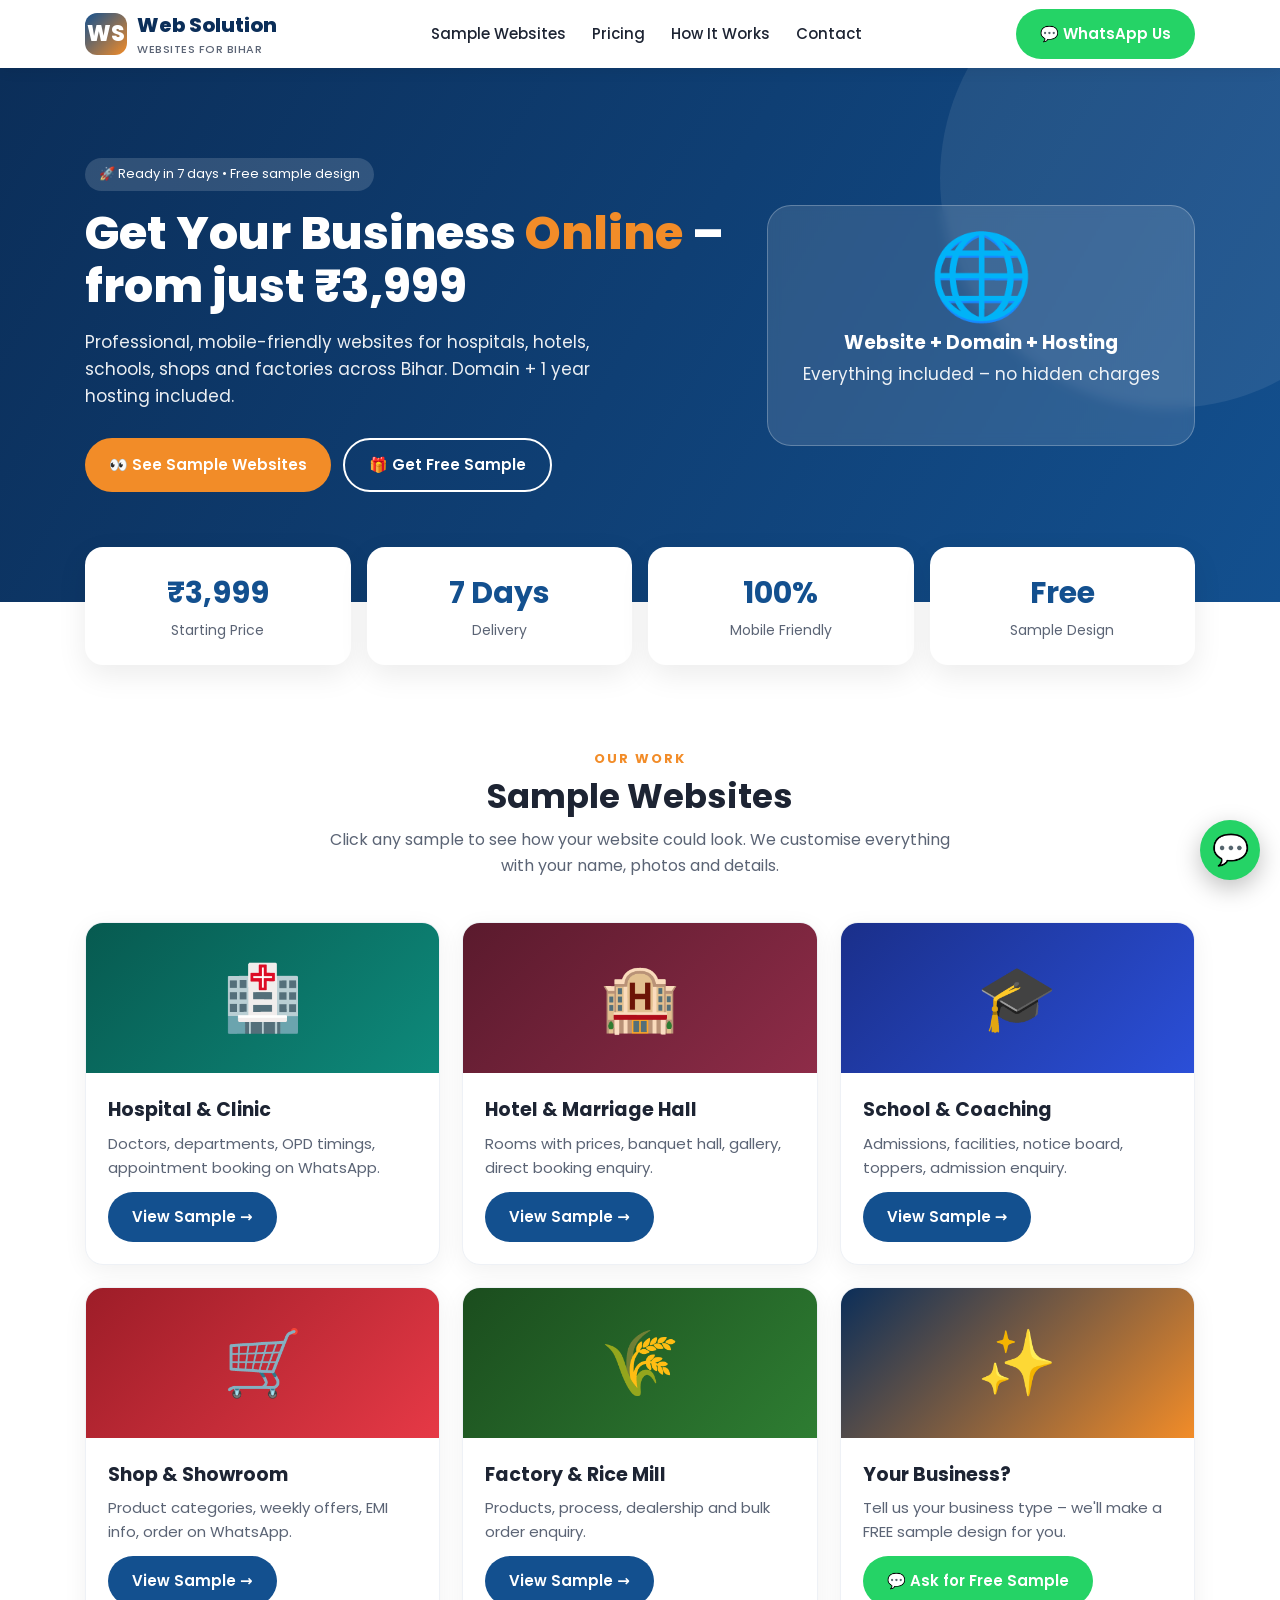
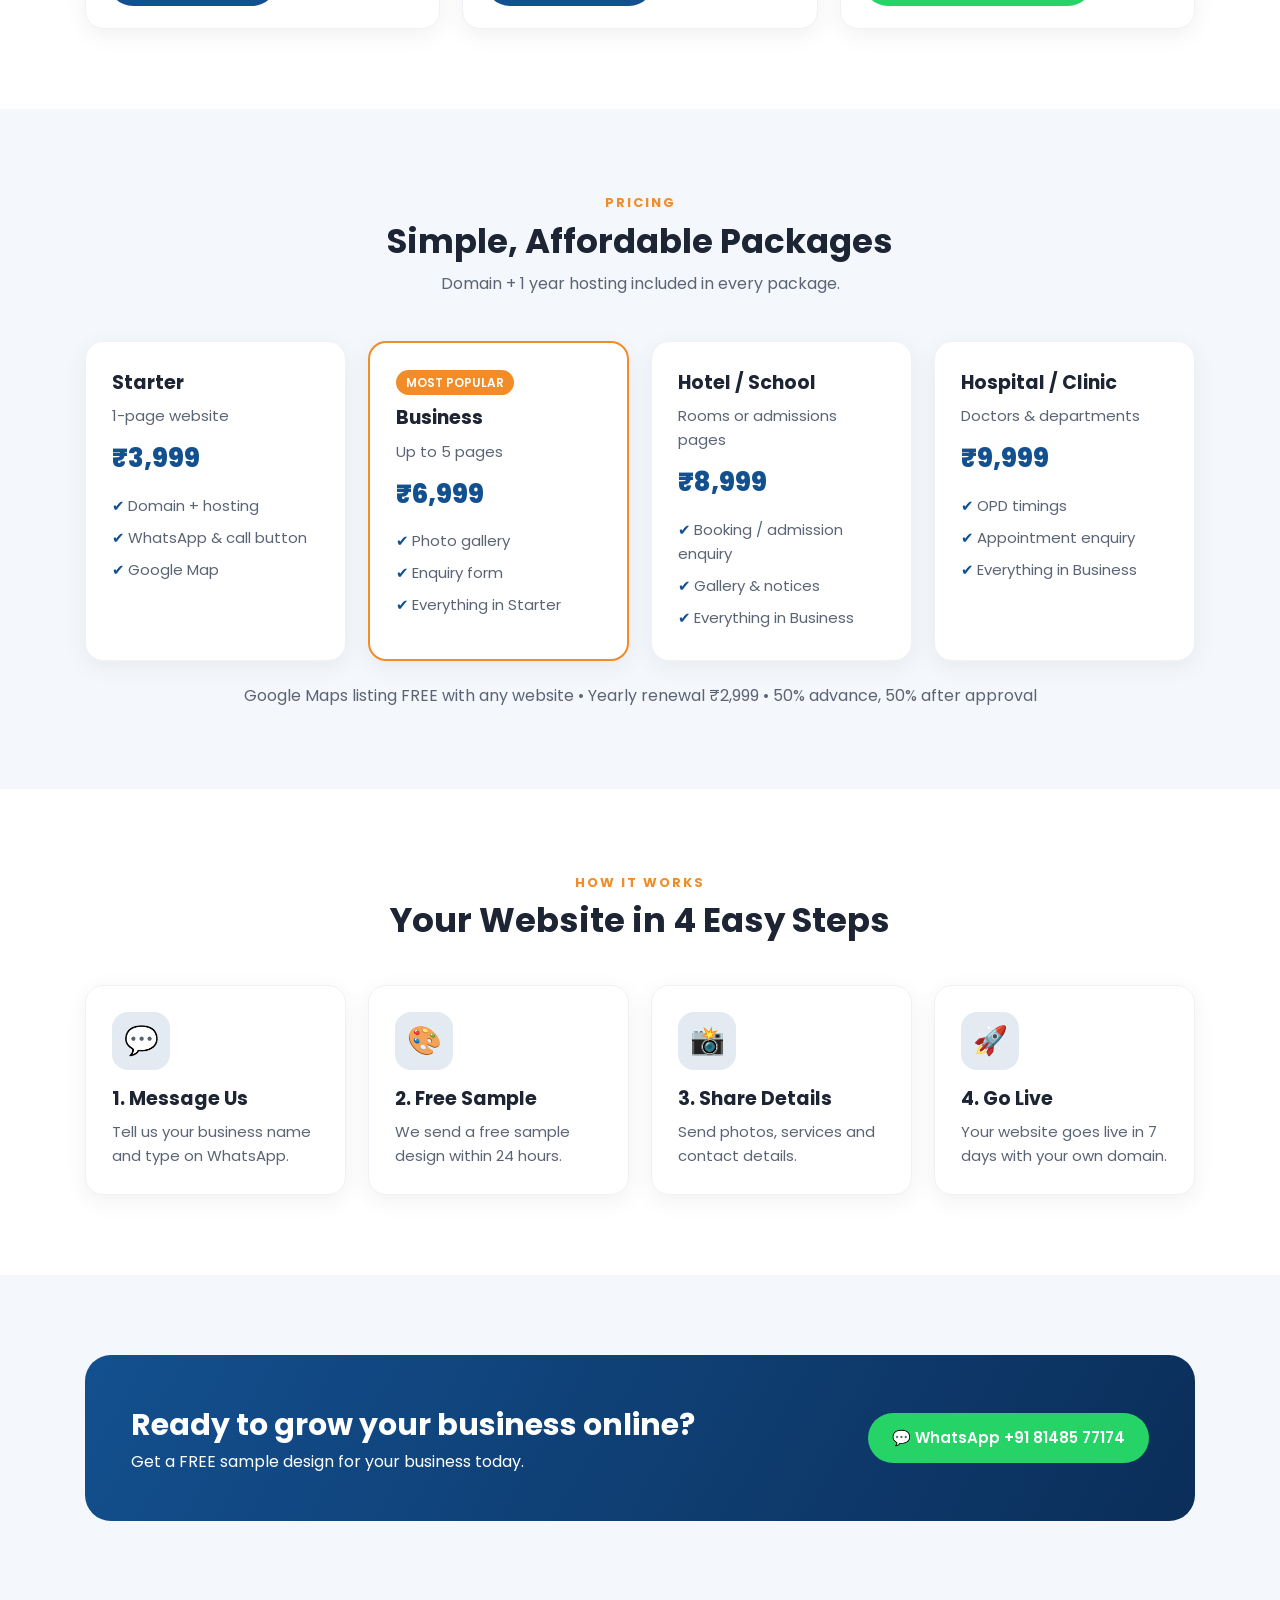
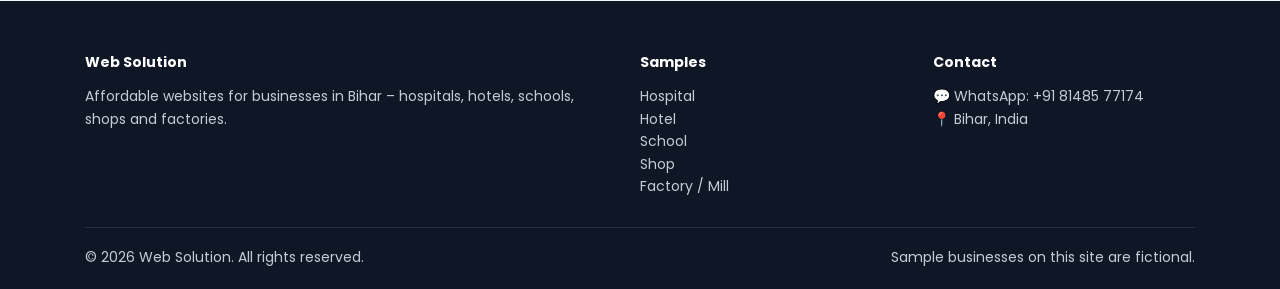
<file: index.html>
<!DOCTYPE html>
<html lang="en">
<head>
<meta charset="UTF-8">
<meta name="viewport" content="width=device-width, initial-scale=1.0">
<title>Web Solution – Affordable Websites for Bihar Businesses</title>
<meta name="description" content="Web Solution builds affordable, mobile-friendly websites for hospitals, hotels, schools, shops and factories in Bihar. Website + domain + 1 year hosting from ₹3,999.">
<link href="https://fonts.googleapis.com/css2?family=Poppins:wght@400;500;600;700;800&display=swap" rel="stylesheet">
<link rel="stylesheet" href="assets/style.css">
<style>:root{--p:#13508F;--p2:#0B2E59;--a:#F28C28;--bg:#f4f7fb}
.demo{overflow:hidden;padding:0}.demo .top{height:150px;display:grid;place-items:center;font-size:64px;color:#fff}.demo .body{padding:22px}
.demo .body .btn{margin-top:12px}</style>
</head>
<body>
<nav><div class="wrap">
  <a href="#" class="logo"><div class="mark">WS</div><div>Web Solution<small>WEBSITES FOR BIHAR</small></div></a>
  <div class="menu"><a href="#samples">Sample Websites</a><a href="#pricing">Pricing</a><a href="#how">How It Works</a><a href="#contact">Contact</a></div>
  <a href="https://wa.me/918148577174?text=Hi%2C%20I%20want%20a%20website%20for%20my%20business" target="_blank" class="btn btn-wa nav-cta">💬 WhatsApp Us</a>
  <button class="burger" aria-label="Menu">☰</button>
</div></nav>

<header class="hero"><div class="wrap">
  <div>
    <span class="tag">🚀 Ready in 7 days • Free sample design</span>
    <h1>Get Your Business <span>Online</span> – from just ₹3,999</h1>
    <p>Professional, mobile-friendly websites for hospitals, hotels, schools, shops and factories across Bihar. Domain + 1 year hosting included.</p>
    <div class="cta">
      <a class="btn btn-a" href="#samples">👀 See Sample Websites</a>
      <a class="btn btn-o" href="https://wa.me/918148577174?text=Hi%2C%20please%20make%20a%20free%20sample%20design%20for%20my%20business" target="_blank">🎁 Get Free Sample</a>
    </div>
  </div>
  <div class="hero-card"><div class="big">🌐</div><h3>Website + Domain + Hosting</h3><p>Everything included – no hidden charges</p></div>
</div></header>

<div class="wrap"><div class="stats">
  <div class="stat"><b>₹3,999</b><span>Starting Price</span></div>
  <div class="stat"><b>7 Days</b><span>Delivery</span></div>
  <div class="stat"><b>100%</b><span>Mobile Friendly</span></div>
  <div class="stat"><b>Free</b><span>Sample Design</span></div>
</div></div>

<section id="samples"><div class="wrap">
  <div class="head"><small>Our Work</small><h2>Sample Websites</h2><p>Click any sample to see how your website could look. We customise everything with your name, photos and details.</p></div>
  <div class="grid g3">
    <div class="card demo reveal"><div class="top" style="background:linear-gradient(135deg,#075a50,#0E8A7B)">🏥</div><div class="body"><h3>Hospital & Clinic</h3><p>Doctors, departments, OPD timings, appointment booking on WhatsApp.</p><a class="btn btn-p" href="hospital/index.html">View Sample →</a></div></div>
    <div class="card demo reveal"><div class="top" style="background:linear-gradient(135deg,#5a1a2d,#8E2C48)">🏨</div><div class="body"><h3>Hotel & Marriage Hall</h3><p>Rooms with prices, banquet hall, gallery, direct booking enquiry.</p><a class="btn btn-p" href="hotel/index.html">View Sample →</a></div></div>
    <div class="card demo reveal"><div class="top" style="background:linear-gradient(135deg,#1a2f8a,#2B4FD8)">🎓</div><div class="body"><h3>School & Coaching</h3><p>Admissions, facilities, notice board, toppers, admission enquiry.</p><a class="btn btn-p" href="school/index.html">View Sample →</a></div></div>
    <div class="card demo reveal"><div class="top" style="background:linear-gradient(135deg,#9d1d28,#E63946)">🛒</div><div class="body"><h3>Shop & Showroom</h3><p>Product categories, weekly offers, EMI info, order on WhatsApp.</p><a class="btn btn-p" href="shop/index.html">View Sample →</a></div></div>
    <div class="card demo reveal"><div class="top" style="background:linear-gradient(135deg,#1b4d1e,#2E7D32)">🌾</div><div class="body"><h3>Factory & Rice Mill</h3><p>Products, process, dealership and bulk order enquiry.</p><a class="btn btn-p" href="mill/index.html">View Sample →</a></div></div>
    <div class="card demo reveal"><div class="top" style="background:linear-gradient(135deg,#0B2E59,#F28C28)">✨</div><div class="body"><h3>Your Business?</h3><p>Tell us your business type – we'll make a FREE sample design for you.</p><a class="btn btn-wa" href="https://wa.me/918148577174?text=Hi%2C%20please%20make%20a%20free%20sample%20for%20my%20business" target="_blank">💬 Ask for Free Sample</a></div></div>
  </div>
</div></section>

<section id="pricing" class="alt"><div class="wrap">
  <div class="head"><small>Pricing</small><h2>Simple, Affordable Packages</h2><p>Domain + 1 year hosting included in every package.</p></div>
  <div class="grid g4">
    <div class="card reveal"><h3>Starter</h3><p>1-page website</p><div class="price">₹3,999</div><ul class="list"><li>Domain + hosting</li><li>WhatsApp & call button</li><li>Google Map</li></ul></div>
    <div class="card reveal" style="border:2px solid var(--a)"><span class="badge">MOST POPULAR</span><h3>Business</h3><p>Up to 5 pages</p><div class="price">₹6,999</div><ul class="list"><li>Photo gallery</li><li>Enquiry form</li><li>Everything in Starter</li></ul></div>
    <div class="card reveal"><h3>Hotel / School</h3><p>Rooms or admissions pages</p><div class="price">₹8,999</div><ul class="list"><li>Booking / admission enquiry</li><li>Gallery & notices</li><li>Everything in Business</li></ul></div>
    <div class="card reveal"><h3>Hospital / Clinic</h3><p>Doctors & departments</p><div class="price">₹9,999</div><ul class="list"><li>OPD timings</li><li>Appointment enquiry</li><li>Everything in Business</li></ul></div>
  </div>
  <p style="text-align:center;color:var(--m);margin-top:22px">Google Maps listing FREE with any website • Yearly renewal ₹2,999 • 50% advance, 50% after approval</p>
</div></section>

<section id="how"><div class="wrap">
  <div class="head"><small>How It Works</small><h2>Your Website in 4 Easy Steps</h2></div>
  <div class="grid g4">
    <div class="card reveal"><div class="ic">💬</div><h3>1. Message Us</h3><p>Tell us your business name and type on WhatsApp.</p></div>
    <div class="card reveal"><div class="ic">🎨</div><h3>2. Free Sample</h3><p>We send a free sample design within 24 hours.</p></div>
    <div class="card reveal"><div class="ic">📸</div><h3>3. Share Details</h3><p>Send photos, services and contact details.</p></div>
    <div class="card reveal"><div class="ic">🚀</div><h3>4. Go Live</h3><p>Your website goes live in 7 days with your own domain.</p></div>
  </div>
</div></section>

<section id="contact" class="alt"><div class="wrap">
  <div class="band reveal"><div><h2>Ready to grow your business online?</h2><p>Get a FREE sample design for your business today.</p></div><a class="btn btn-wa" href="https://wa.me/918148577174?text=Hi%2C%20I%20want%20a%20website%20for%20my%20business" target="_blank">💬 WhatsApp +91 81485 77174</a></div>
</div></section>

<footer><div class="wrap">
  <div class="cols">
    <div><h4>Web Solution</h4><p>Affordable websites for businesses in Bihar – hospitals, hotels, schools, shops and factories.</p></div>
    <div><h4>Samples</h4><p><a href="hospital/index.html">Hospital</a><br><a href="hotel/index.html">Hotel</a><br><a href="school/index.html">School</a><br><a href="shop/index.html">Shop</a><br><a href="mill/index.html">Factory / Mill</a></p></div>
    <div><h4>Contact</h4><p>💬 WhatsApp: +91 81485 77174<br>📍 Bihar, India</p></div>
  </div>
  <div class="credit"><span>© <span data-year></span> Web Solution. All rights reserved.</span><span>Sample businesses on this site are fictional.</span></div>
</div></footer>
<a class="float-wa" href="https://wa.me/918148577174?text=Hi%2C%20I%20want%20a%20website%20for%20my%20business" target="_blank" aria-label="WhatsApp">💬</a>
<script src="assets/app.js"></script>
</body>
</html>
</file>
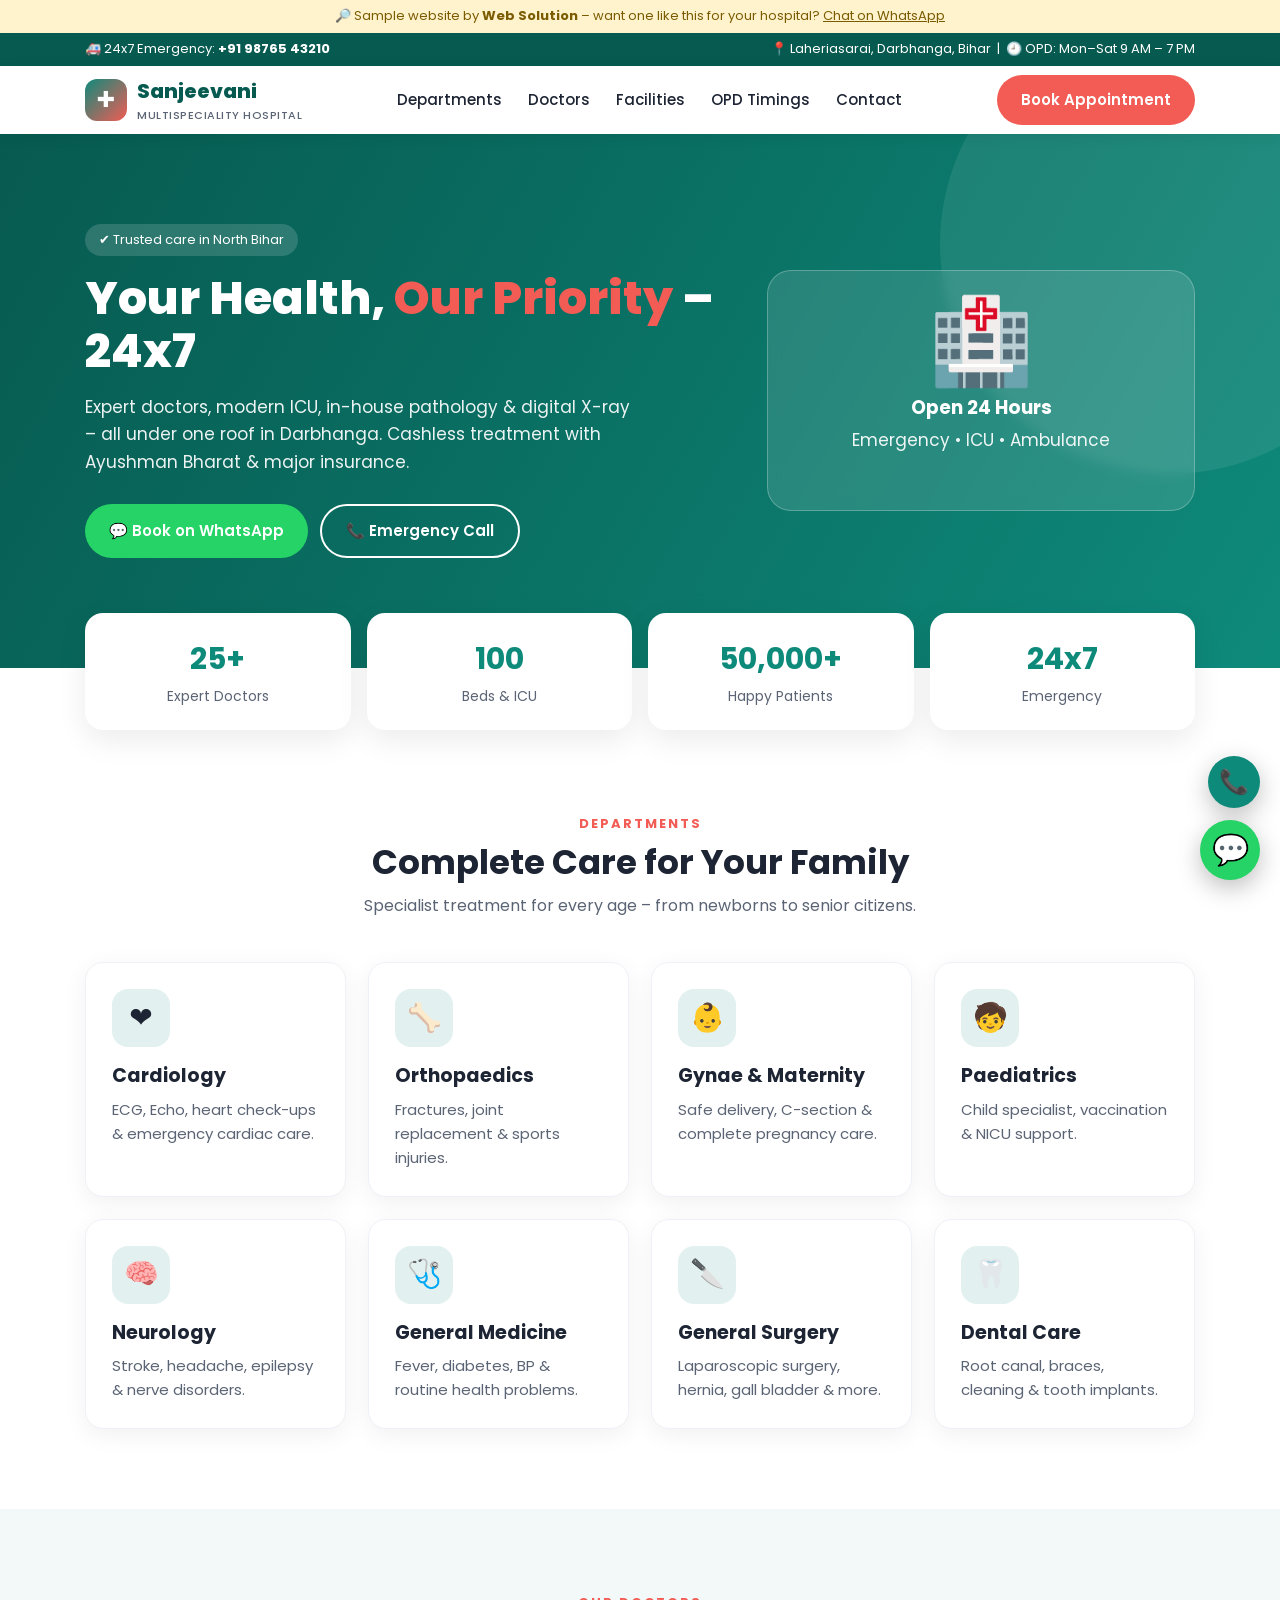
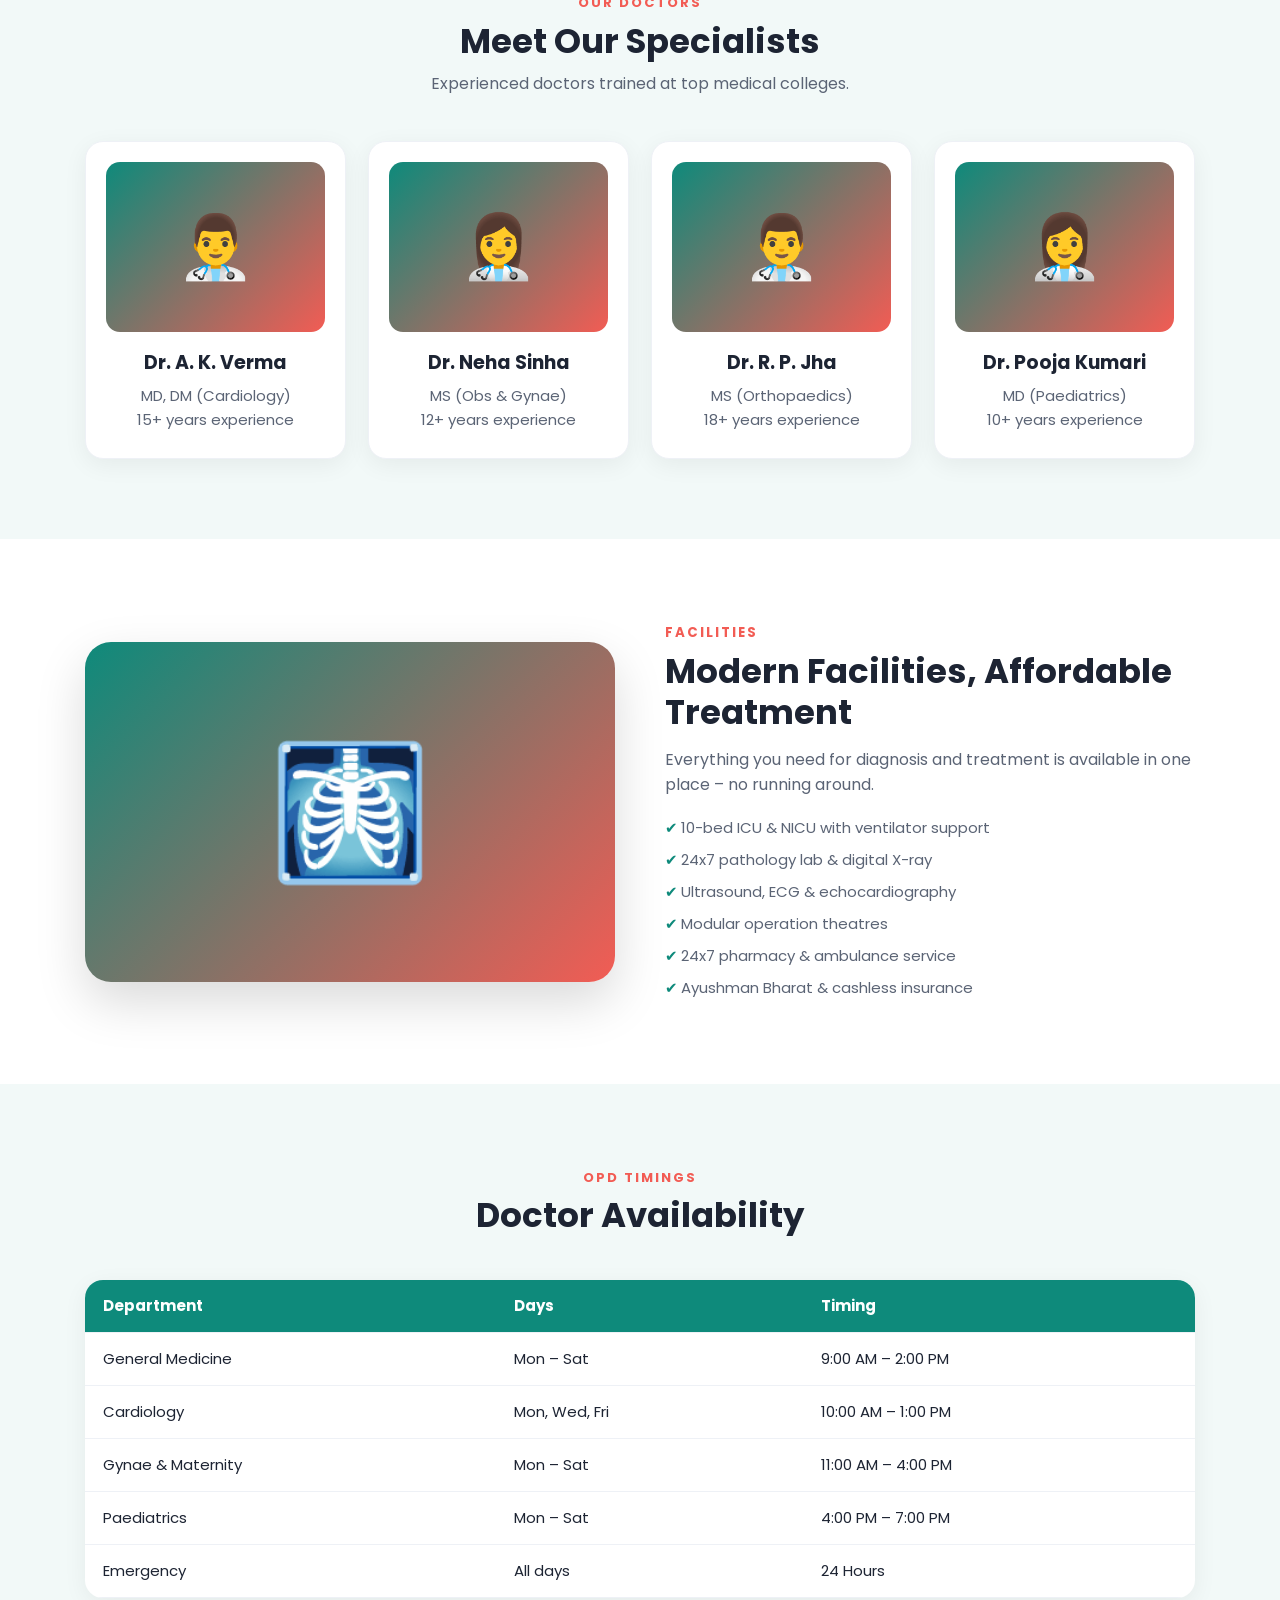
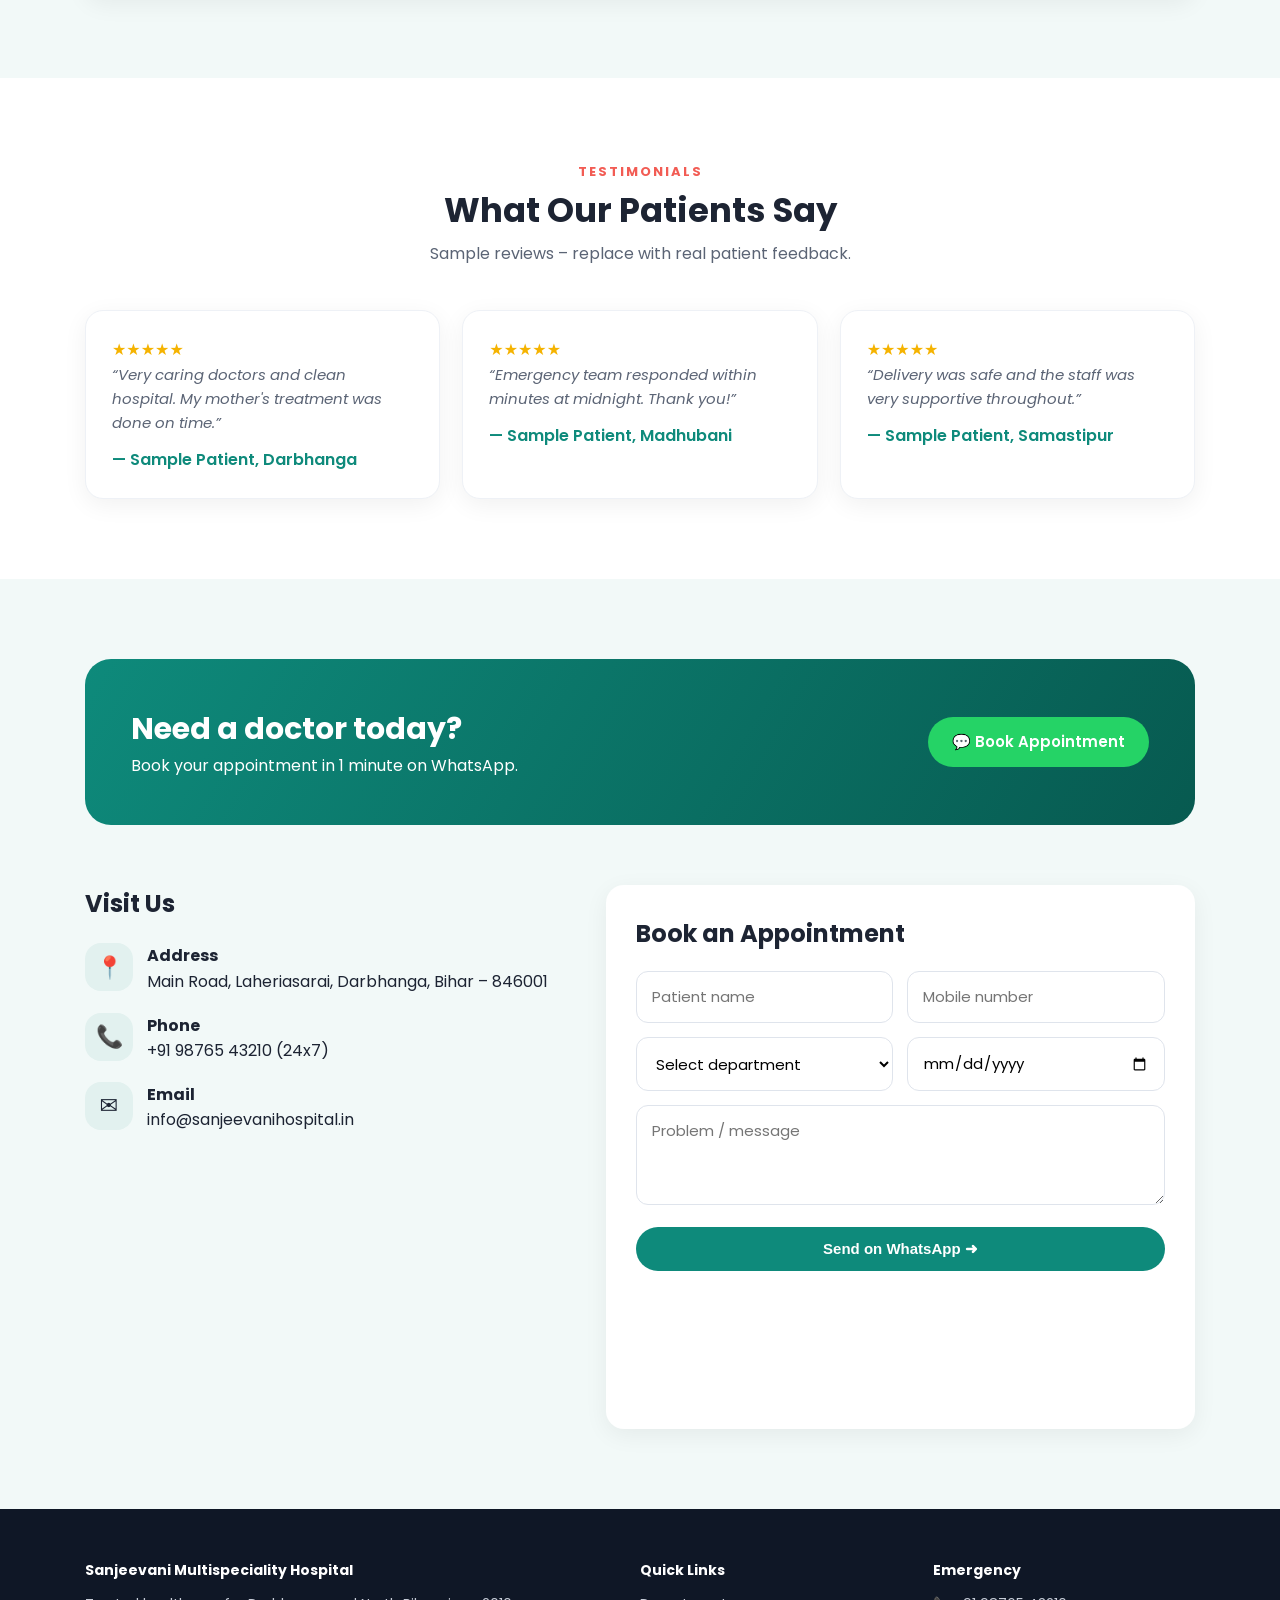
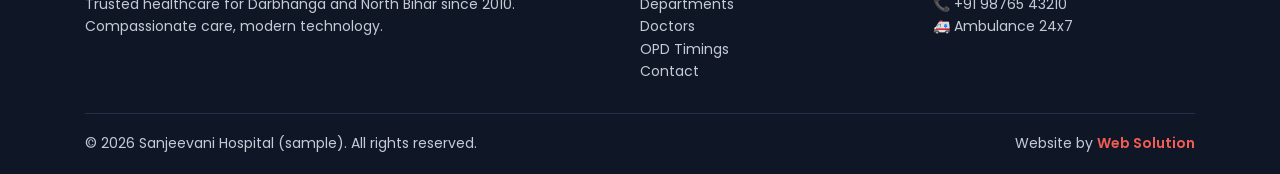
<file: hospital/index.html>
<!DOCTYPE html>
<html lang="en">
<head>
<meta charset="UTF-8">
<meta name="viewport" content="width=device-width, initial-scale=1.0">
<title>Sanjeevani Multispeciality Hospital, Darbhanga</title>
<meta name="description" content="24x7 multispeciality hospital in Darbhanga – emergency, OPD, ICU, diagnostics. Book appointment on WhatsApp.">
<link href="https://fonts.googleapis.com/css2?family=Poppins:wght@400;500;600;700;800&display=swap" rel="stylesheet">
<link rel="stylesheet" href="../assets/style.css">
<style>:root{--p:#0E8A7B;--p2:#075a50;--a:#F25C54;--bg:#f2f9f8}</style>
</head>
<body>
<div class="demo-ribbon">🔎 Sample website by <b>Web Solution</b> – want one like this for your hospital? <a href="https://wa.me/918148577174?text=Hi%2C%20I%20saw%20the%20hospital%20demo%20website" style="text-decoration:underline">Chat on WhatsApp</a></div>
<div class="topbar"><div class="wrap"><span>🚑 24x7 Emergency: <b>+91 98765 43210</b></span><span class="hide-m">📍 Laheriasarai, Darbhanga, Bihar &nbsp;|&nbsp; 🕘 OPD: Mon–Sat 9 AM – 7 PM</span></div></div>

<nav><div class="wrap">
  <a href="#" class="logo"><div class="mark">✚</div><div>Sanjeevani<small>MULTISPECIALITY HOSPITAL</small></div></a>
  <div class="menu"><a href="#departments">Departments</a><a href="#doctors">Doctors</a><a href="#facilities">Facilities</a><a href="#timings">OPD Timings</a><a href="#contact">Contact</a></div>
  <a href="#contact" class="btn btn-a nav-cta">Book Appointment</a>
  <button class="burger" aria-label="Menu">☰</button>
</div></nav>

<header class="hero"><div class="wrap">
  <div>
    <span class="tag">✔ Trusted care in North Bihar</span>
    <h1>Your Health, <span>Our Priority</span> – 24x7</h1>
    <p>Expert doctors, modern ICU, in-house pathology & digital X-ray – all under one roof in Darbhanga. Cashless treatment with Ayushman Bharat & major insurance.</p>
    <div class="cta">
      <a class="btn btn-wa" href="https://wa.me/918148577174?text=Hello%2C%20I%20want%20to%20book%20an%20appointment" target="_blank">💬 Book on WhatsApp</a>
      <a class="btn btn-o" href="tel:+919876543210">📞 Emergency Call</a>
    </div>
  </div>
  <div class="hero-card"><div class="big">🏥</div><h3>Open 24 Hours</h3><p>Emergency • ICU • Ambulance</p></div>
</div></header>

<div class="wrap"><div class="stats">
  <div class="stat"><b>25+</b><span>Expert Doctors</span></div>
  <div class="stat"><b>100</b><span>Beds & ICU</span></div>
  <div class="stat"><b>50,000+</b><span>Happy Patients</span></div>
  <div class="stat"><b>24x7</b><span>Emergency</span></div>
</div></div>

<section id="departments"><div class="wrap">
  <div class="head"><small>Departments</small><h2>Complete Care for Your Family</h2><p>Specialist treatment for every age – from newborns to senior citizens.</p></div>
  <div class="grid g4">
    <div class="card reveal"><div class="ic">❤️</div><h3>Cardiology</h3><p>ECG, Echo, heart check-ups & emergency cardiac care.</p></div>
    <div class="card reveal"><div class="ic">🦴</div><h3>Orthopaedics</h3><p>Fractures, joint replacement & sports injuries.</p></div>
    <div class="card reveal"><div class="ic">👶</div><h3>Gynae & Maternity</h3><p>Safe delivery, C-section & complete pregnancy care.</p></div>
    <div class="card reveal"><div class="ic">🧒</div><h3>Paediatrics</h3><p>Child specialist, vaccination & NICU support.</p></div>
    <div class="card reveal"><div class="ic">🧠</div><h3>Neurology</h3><p>Stroke, headache, epilepsy & nerve disorders.</p></div>
    <div class="card reveal"><div class="ic">🩺</div><h3>General Medicine</h3><p>Fever, diabetes, BP & routine health problems.</p></div>
    <div class="card reveal"><div class="ic">🔪</div><h3>General Surgery</h3><p>Laparoscopic surgery, hernia, gall bladder & more.</p></div>
    <div class="card reveal"><div class="ic">🦷</div><h3>Dental Care</h3><p>Root canal, braces, cleaning & tooth implants.</p></div>
  </div>
</div></section>

<section id="doctors" class="alt"><div class="wrap">
  <div class="head"><small>Our Doctors</small><h2>Meet Our Specialists</h2><p>Experienced doctors trained at top medical colleges.</p></div>
  <div class="grid g4">
    <div class="card reveal" style="text-align:center"><div class="ph">👨‍⚕️</div><h3>Dr. A. K. Verma</h3><p>MD, DM (Cardiology)<br>15+ years experience</p></div>
    <div class="card reveal" style="text-align:center"><div class="ph">👩‍⚕️</div><h3>Dr. Neha Sinha</h3><p>MS (Obs & Gynae)<br>12+ years experience</p></div>
    <div class="card reveal" style="text-align:center"><div class="ph">👨‍⚕️</div><h3>Dr. R. P. Jha</h3><p>MS (Orthopaedics)<br>18+ years experience</p></div>
    <div class="card reveal" style="text-align:center"><div class="ph">👩‍⚕️</div><h3>Dr. Pooja Kumari</h3><p>MD (Paediatrics)<br>10+ years experience</p></div>
  </div>
</div></section>

<section id="facilities"><div class="wrap split">
  <div class="art reveal">🩻</div>
  <div class="reveal">
    <small style="color:var(--a);font-weight:700;letter-spacing:2px">FACILITIES</small>
    <h2>Modern Facilities, Affordable Treatment</h2>
    <p>Everything you need for diagnosis and treatment is available in one place – no running around.</p>
    <ul class="list">
      <li>10-bed ICU & NICU with ventilator support</li>
      <li>24x7 pathology lab & digital X-ray</li>
      <li>Ultrasound, ECG & echocardiography</li>
      <li>Modular operation theatres</li>
      <li>24x7 pharmacy & ambulance service</li>
      <li>Ayushman Bharat & cashless insurance</li>
    </ul>
  </div>
</div></section>

<section id="timings" class="alt"><div class="wrap">
  <div class="head"><small>OPD Timings</small><h2>Doctor Availability</h2></div>
  <table class="reveal">
    <tr><th>Department</th><th>Days</th><th>Timing</th></tr>
    <tr><td>General Medicine</td><td>Mon – Sat</td><td>9:00 AM – 2:00 PM</td></tr>
    <tr><td>Cardiology</td><td>Mon, Wed, Fri</td><td>10:00 AM – 1:00 PM</td></tr>
    <tr><td>Gynae & Maternity</td><td>Mon – Sat</td><td>11:00 AM – 4:00 PM</td></tr>
    <tr><td>Paediatrics</td><td>Mon – Sat</td><td>4:00 PM – 7:00 PM</td></tr>
    <tr><td>Emergency</td><td>All days</td><td>24 Hours</td></tr>
  </table>
</div></section>

<section><div class="wrap">
  <div class="head"><small>Testimonials</small><h2>What Our Patients Say</h2><p>Sample reviews – replace with real patient feedback.</p></div>
  <div class="grid g3">
    <div class="card reveal"><div class="stars">★★★★★</div><p class="quote">“Very caring doctors and clean hospital. My mother's treatment was done on time.”</p><div class="who">— Sample Patient, Darbhanga</div></div>
    <div class="card reveal"><div class="stars">★★★★★</div><p class="quote">“Emergency team responded within minutes at midnight. Thank you!”</p><div class="who">— Sample Patient, Madhubani</div></div>
    <div class="card reveal"><div class="stars">★★★★★</div><p class="quote">“Delivery was safe and the staff was very supportive throughout.”</p><div class="who">— Sample Patient, Samastipur</div></div>
  </div>
</div></section>

<section id="contact" class="alt"><div class="wrap">
  <div class="band reveal" style="margin-bottom:60px"><div><h2>Need a doctor today?</h2><p>Book your appointment in 1 minute on WhatsApp.</p></div><a class="btn btn-wa" href="https://wa.me/918148577174?text=Hello%2C%20I%20want%20to%20book%20an%20appointment" target="_blank">💬 Book Appointment</a></div>
  <div class="contact">
    <div class="info reveal">
      <h2 style="margin-bottom:20px">Visit Us</h2>
      <div class="row"><div class="ic">📍</div><div><b>Address</b><br>Main Road, Laheriasarai, Darbhanga, Bihar – 846001</div></div>
      <div class="row"><div class="ic">📞</div><div><b>Phone</b><br>+91 98765 43210 (24x7)</div></div>
      <div class="row"><div class="ic">✉️</div><div><b>Email</b><br>info@sanjeevanihospital.in</div></div>
      <iframe class="map" loading="lazy" src="https://maps.google.com/maps?q=Laheriasarai%2C%20Darbhanga&z=14&output=embed" title="Map"></iframe>
    </div>
    <form class="reveal" data-wa="918148577174" data-title="🏥 Appointment request – Sanjeevani Hospital">
      <h2 style="margin-bottom:18px">Book an Appointment</h2>
      <div class="two"><input placeholder="Patient name" required><input placeholder="Mobile number" type="tel" required></div>
      <div class="two"><select><option value="">Select department</option><option>Cardiology</option><option>Orthopaedics</option><option>Gynae & Maternity</option><option>Paediatrics</option><option>General Medicine</option><option>Other</option></select><input type="date" placeholder="Preferred date"></div>
      <textarea rows="3" placeholder="Problem / message"></textarea>
      <button class="btn btn-p" style="width:100%;justify-content:center">Send on WhatsApp ➜</button>
    </form>
  </div>
</div></section>

<footer><div class="wrap">
  <div class="cols">
    <div><h4>Sanjeevani Multispeciality Hospital</h4><p>Trusted healthcare for Darbhanga and North Bihar since 2010. Compassionate care, modern technology.</p></div>
    <div><h4>Quick Links</h4><p><a href="#departments">Departments</a><br><a href="#doctors">Doctors</a><br><a href="#timings">OPD Timings</a><br><a href="#contact">Contact</a></p></div>
    <div><h4>Emergency</h4><p>📞 +91 98765 43210<br>🚑 Ambulance 24x7</p></div>
  </div>
  <div class="credit"><span>© <span data-year></span> Sanjeevani Hospital (sample). All rights reserved.</span><span>Website by <a href="https://wa.me/918148577174" target="_blank">Web Solution</a></span></div>
</div></footer>

<a class="float-call" href="tel:+919876543210" aria-label="Call">📞</a>
<a class="float-wa" href="https://wa.me/918148577174?text=Hello%2C%20I%20want%20to%20book%20an%20appointment" target="_blank" aria-label="WhatsApp">💬</a>
<script src="../assets/app.js"></script>
</body>
</html>
</file>
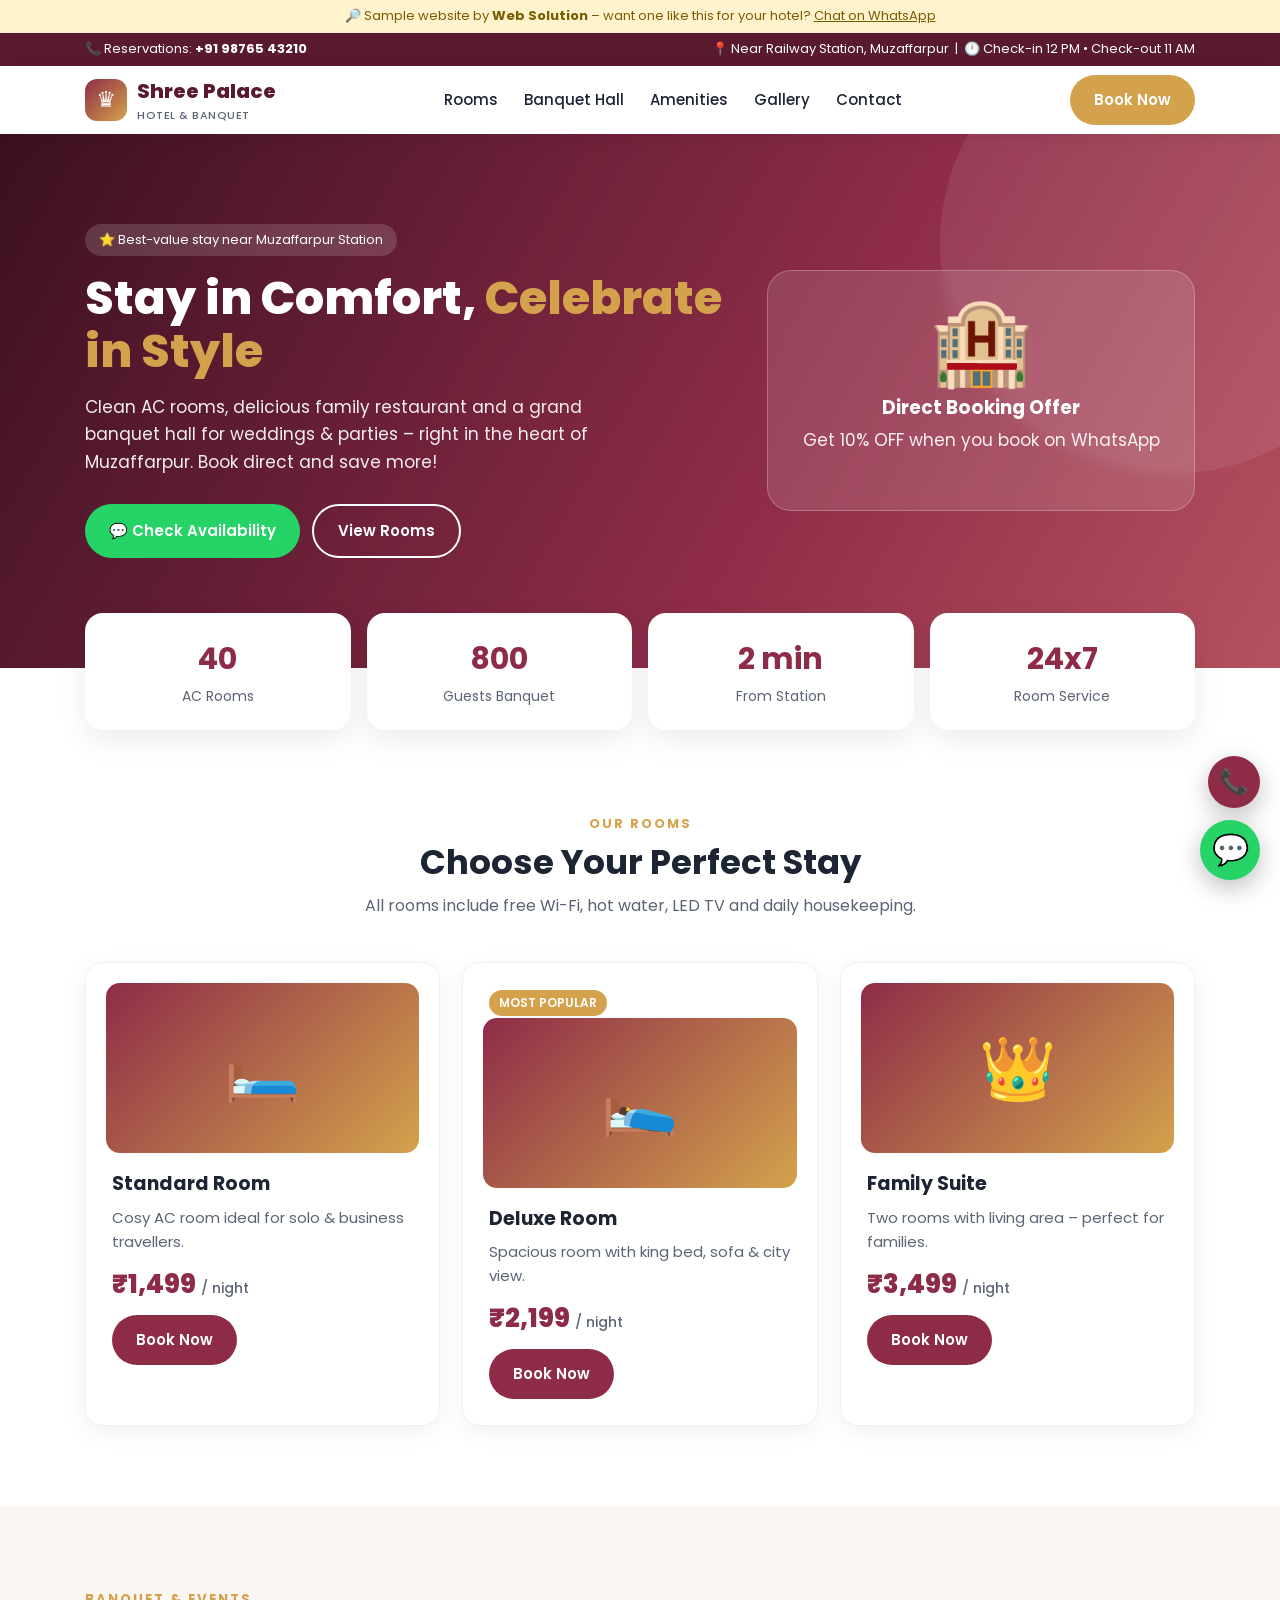
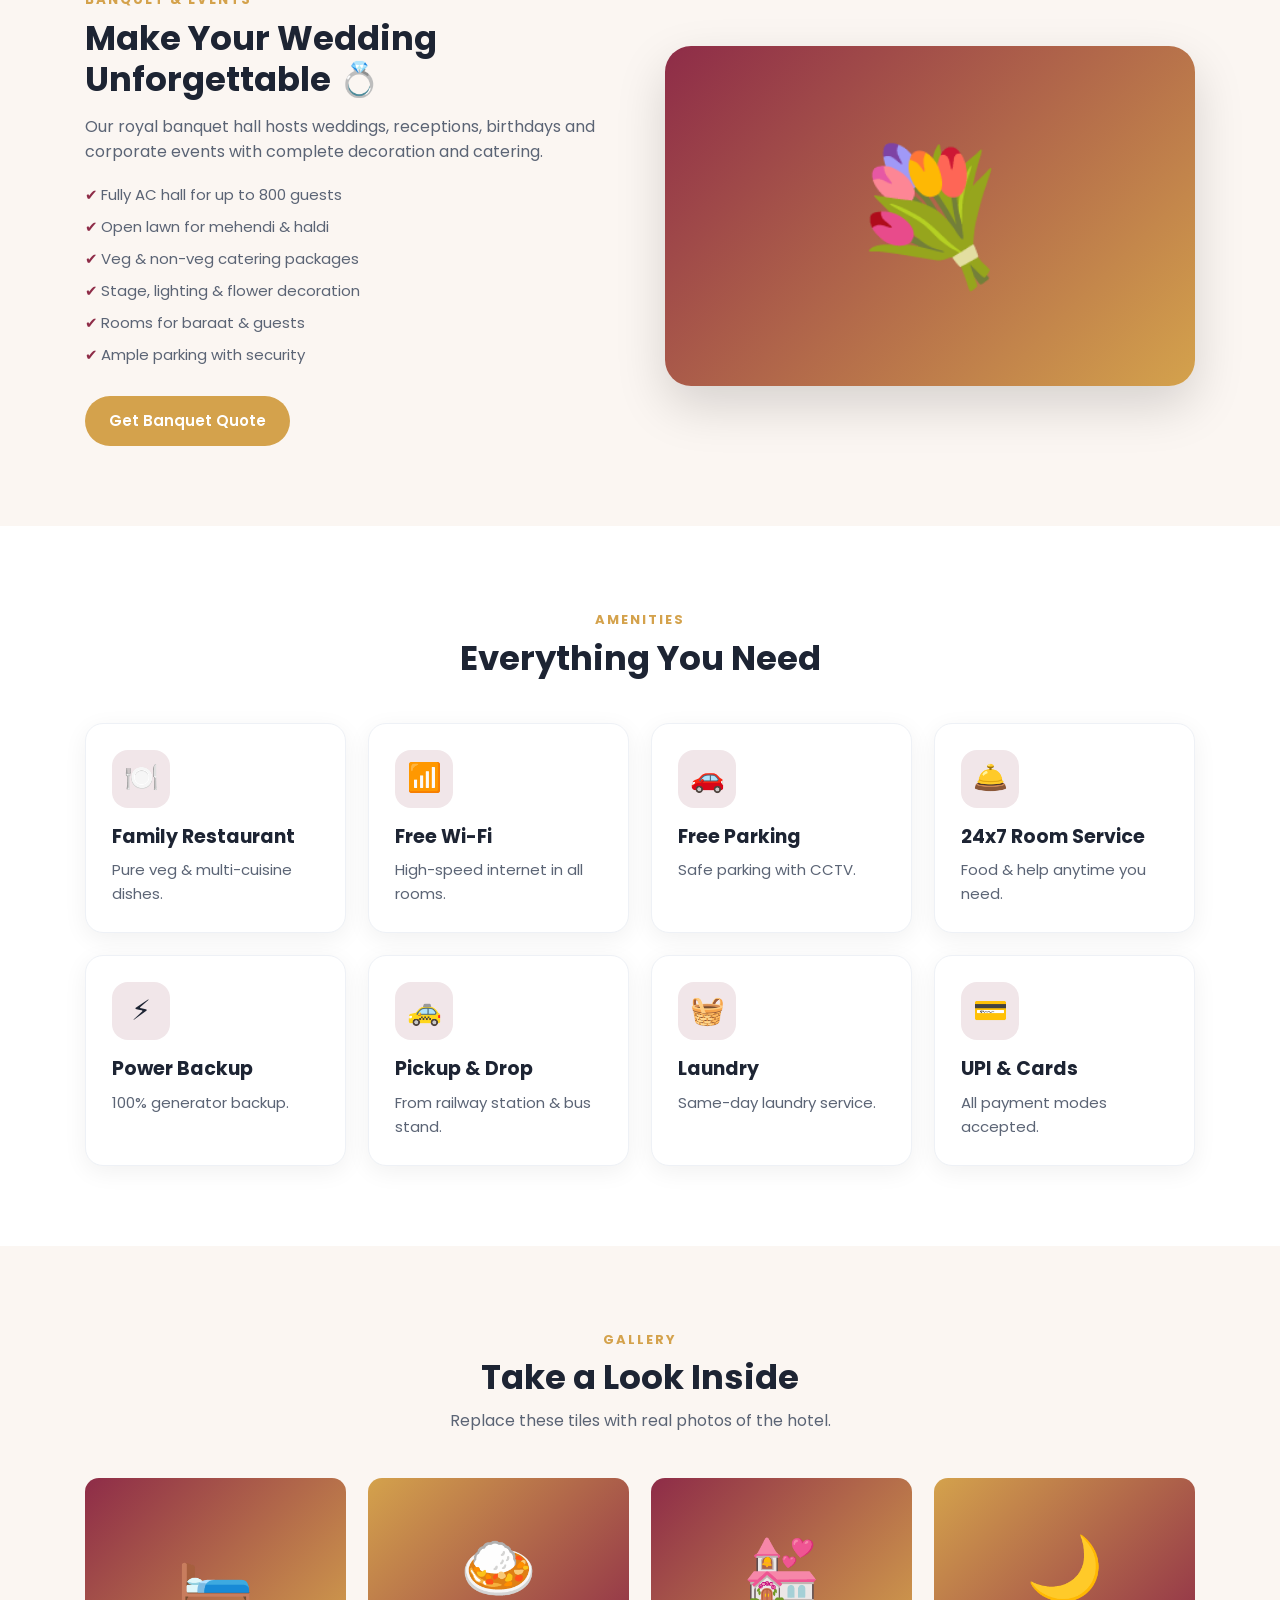
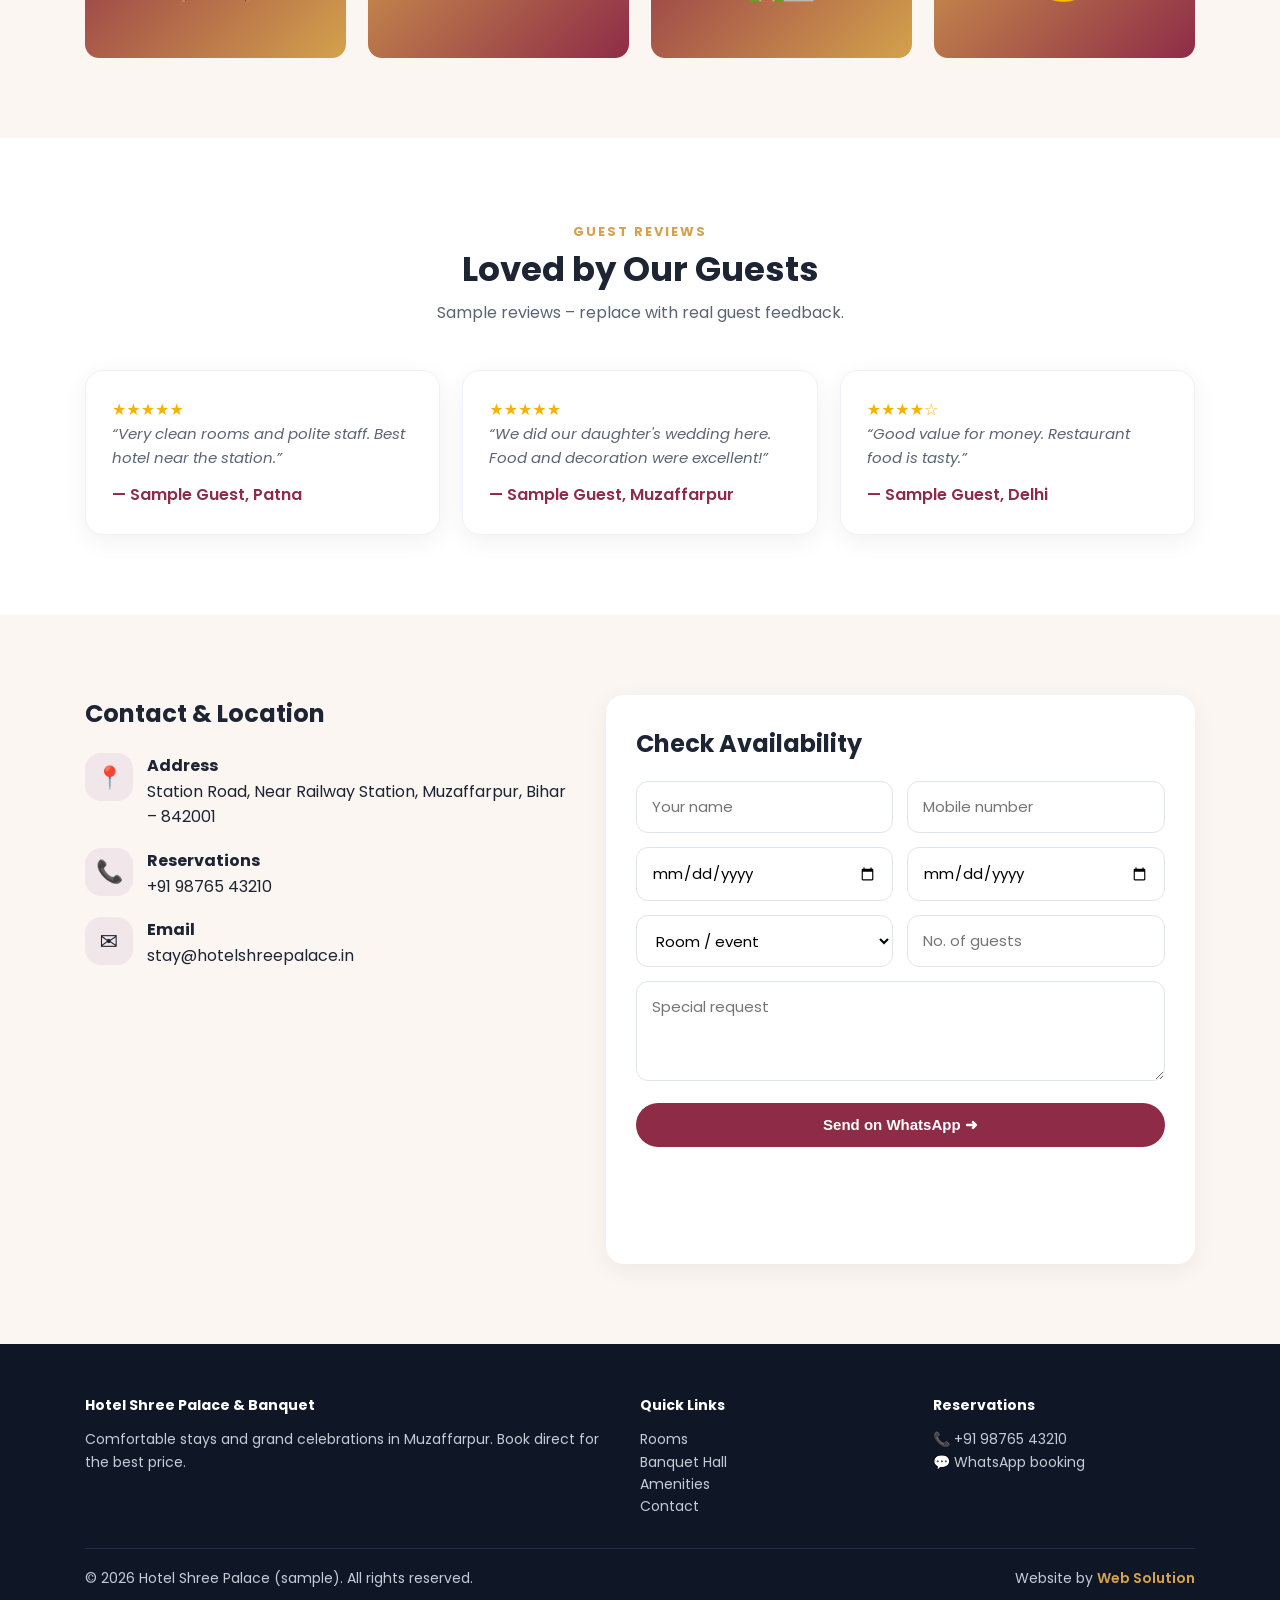
<file: hotel/index.html>
<!DOCTYPE html>
<html lang="en">
<head>
<meta charset="UTF-8">
<meta name="viewport" content="width=device-width, initial-scale=1.0">
<title>Hotel Shree Palace & Banquet, Muzaffarpur</title>
<meta name="description" content="Comfortable AC rooms, family restaurant and banquet hall for weddings in Muzaffarpur. Book directly on WhatsApp – best price guaranteed.">
<link href="https://fonts.googleapis.com/css2?family=Poppins:wght@400;500;600;700;800&display=swap" rel="stylesheet">
<link rel="stylesheet" href="../assets/style.css">
<style>:root{--p:#8E2C48;--p2:#5a1a2d;--a:#D4A24C;--bg:#fbf6f2}.hero{background:linear-gradient(120deg,#3b1020,#8E2C48 60%,#b5525f)}</style>
</head>
<body>
<div class="demo-ribbon">🔎 Sample website by <b>Web Solution</b> – want one like this for your hotel? <a href="https://wa.me/918148577174?text=Hi%2C%20I%20saw%20the%20hotel%20demo%20website" style="text-decoration:underline">Chat on WhatsApp</a></div>
<div class="topbar"><div class="wrap"><span>📞 Reservations: <b>+91 98765 43210</b></span><span class="hide-m">📍 Near Railway Station, Muzaffarpur &nbsp;|&nbsp; 🕛 Check-in 12 PM • Check-out 11 AM</span></div></div>

<nav><div class="wrap">
  <a href="#" class="logo"><div class="mark">♛</div><div>Shree Palace<small>HOTEL & BANQUET</small></div></a>
  <div class="menu"><a href="#rooms">Rooms</a><a href="#banquet">Banquet Hall</a><a href="#amenities">Amenities</a><a href="#gallery">Gallery</a><a href="#contact">Contact</a></div>
  <a href="#contact" class="btn btn-a nav-cta">Book Now</a>
  <button class="burger" aria-label="Menu">☰</button>
</div></nav>

<header class="hero"><div class="wrap">
  <div>
    <span class="tag">⭐ Best-value stay near Muzaffarpur Station</span>
    <h1>Stay in Comfort, <span>Celebrate in Style</span></h1>
    <p>Clean AC rooms, delicious family restaurant and a grand banquet hall for weddings & parties – right in the heart of Muzaffarpur. Book direct and save more!</p>
    <div class="cta">
      <a class="btn btn-wa" href="https://wa.me/918148577174?text=Hello%2C%20I%20want%20to%20check%20room%20availability" target="_blank">💬 Check Availability</a>
      <a class="btn btn-o" href="#rooms">View Rooms</a>
    </div>
  </div>
  <div class="hero-card"><div class="big">🏨</div><h3>Direct Booking Offer</h3><p>Get 10% OFF when you book on WhatsApp</p></div>
</div></header>

<div class="wrap"><div class="stats">
  <div class="stat"><b>40</b><span>AC Rooms</span></div>
  <div class="stat"><b>800</b><span>Guests Banquet</span></div>
  <div class="stat"><b>2 min</b><span>From Station</span></div>
  <div class="stat"><b>24x7</b><span>Room Service</span></div>
</div></div>

<section id="rooms"><div class="wrap">
  <div class="head"><small>Our Rooms</small><h2>Choose Your Perfect Stay</h2><p>All rooms include free Wi-Fi, hot water, LED TV and daily housekeeping.</p></div>
  <div class="grid g3">
    <div class="card reveal"><div class="ph">🛏️</div><h3>Standard Room</h3><p>Cosy AC room ideal for solo & business travellers.</p><div class="price">₹1,499 <small>/ night</small></div><a class="btn btn-p" href="https://wa.me/918148577174?text=I%20want%20to%20book%20a%20Standard%20Room" target="_blank">Book Now</a></div>
    <div class="card reveal"><span class="badge">MOST POPULAR</span><div class="ph">🛌</div><h3>Deluxe Room</h3><p>Spacious room with king bed, sofa & city view.</p><div class="price">₹2,199 <small>/ night</small></div><a class="btn btn-p" href="https://wa.me/918148577174?text=I%20want%20to%20book%20a%20Deluxe%20Room" target="_blank">Book Now</a></div>
    <div class="card reveal"><div class="ph">👑</div><h3>Family Suite</h3><p>Two rooms with living area – perfect for families.</p><div class="price">₹3,499 <small>/ night</small></div><a class="btn btn-p" href="https://wa.me/918148577174?text=I%20want%20to%20book%20a%20Family%20Suite" target="_blank">Book Now</a></div>
  </div>
</div></section>

<section id="banquet" class="alt"><div class="wrap split">
  <div class="reveal">
    <small style="color:var(--a);font-weight:700;letter-spacing:2px">BANQUET & EVENTS</small>
    <h2>Make Your Wedding Unforgettable 💍</h2>
    <p>Our royal banquet hall hosts weddings, receptions, birthdays and corporate events with complete decoration and catering.</p>
    <ul class="list">
      <li>Fully AC hall for up to 800 guests</li>
      <li>Open lawn for mehendi & haldi</li>
      <li>Veg & non-veg catering packages</li>
      <li>Stage, lighting & flower decoration</li>
      <li>Rooms for baraat & guests</li>
      <li>Ample parking with security</li>
    </ul>
    <br><a class="btn btn-a" href="https://wa.me/918148577174?text=I%20want%20banquet%20hall%20details%20for%20my%20event" target="_blank">Get Banquet Quote</a>
  </div>
  <div class="art reveal">💐</div>
</div></section>

<section id="amenities"><div class="wrap">
  <div class="head"><small>Amenities</small><h2>Everything You Need</h2></div>
  <div class="grid g4">
    <div class="card reveal"><div class="ic">🍽️</div><h3>Family Restaurant</h3><p>Pure veg & multi-cuisine dishes.</p></div>
    <div class="card reveal"><div class="ic">📶</div><h3>Free Wi-Fi</h3><p>High-speed internet in all rooms.</p></div>
    <div class="card reveal"><div class="ic">🚗</div><h3>Free Parking</h3><p>Safe parking with CCTV.</p></div>
    <div class="card reveal"><div class="ic">🛎️</div><h3>24x7 Room Service</h3><p>Food & help anytime you need.</p></div>
    <div class="card reveal"><div class="ic">⚡</div><h3>Power Backup</h3><p>100% generator backup.</p></div>
    <div class="card reveal"><div class="ic">🚕</div><h3>Pickup & Drop</h3><p>From railway station & bus stand.</p></div>
    <div class="card reveal"><div class="ic">🧺</div><h3>Laundry</h3><p>Same-day laundry service.</p></div>
    <div class="card reveal"><div class="ic">💳</div><h3>UPI & Cards</h3><p>All payment modes accepted.</p></div>
  </div>
</div></section>

<section id="gallery" class="alt"><div class="wrap">
  <div class="head"><small>Gallery</small><h2>Take a Look Inside</h2><p>Replace these tiles with real photos of the hotel.</p></div>
  <div class="grid g4">
    <div class="ph reveal" style="margin:0;height:180px">🛏️</div><div class="ph reveal" style="margin:0;height:180px;background:linear-gradient(135deg,var(--a),var(--p))">🍛</div>
    <div class="ph reveal" style="margin:0;height:180px">💒</div><div class="ph reveal" style="margin:0;height:180px;background:linear-gradient(135deg,var(--a),var(--p))">🌙</div>
  </div>
</div></section>

<section><div class="wrap">
  <div class="head"><small>Guest Reviews</small><h2>Loved by Our Guests</h2><p>Sample reviews – replace with real guest feedback.</p></div>
  <div class="grid g3">
    <div class="card reveal"><div class="stars">★★★★★</div><p class="quote">“Very clean rooms and polite staff. Best hotel near the station.”</p><div class="who">— Sample Guest, Patna</div></div>
    <div class="card reveal"><div class="stars">★★★★★</div><p class="quote">“We did our daughter's wedding here. Food and decoration were excellent!”</p><div class="who">— Sample Guest, Muzaffarpur</div></div>
    <div class="card reveal"><div class="stars">★★★★☆</div><p class="quote">“Good value for money. Restaurant food is tasty.”</p><div class="who">— Sample Guest, Delhi</div></div>
  </div>
</div></section>

<section id="contact" class="alt"><div class="wrap">
  <div class="contact">
    <div class="info reveal">
      <h2 style="margin-bottom:20px">Contact & Location</h2>
      <div class="row"><div class="ic">📍</div><div><b>Address</b><br>Station Road, Near Railway Station, Muzaffarpur, Bihar – 842001</div></div>
      <div class="row"><div class="ic">📞</div><div><b>Reservations</b><br>+91 98765 43210</div></div>
      <div class="row"><div class="ic">✉️</div><div><b>Email</b><br>stay@hotelshreepalace.in</div></div>
      <iframe class="map" loading="lazy" src="https://maps.google.com/maps?q=Muzaffarpur%20Junction&z=14&output=embed" title="Map"></iframe>
    </div>
    <form class="reveal" data-wa="918148577174" data-title="🏨 Booking enquiry – Hotel Shree Palace">
      <h2 style="margin-bottom:18px">Check Availability</h2>
      <div class="two"><input placeholder="Your name" required><input placeholder="Mobile number" type="tel" required></div>
      <div class="two"><input type="date" placeholder="Check-in date"><input type="date" placeholder="Check-out date"></div>
      <div class="two"><select><option value="">Room / event</option><option>Standard Room</option><option>Deluxe Room</option><option>Family Suite</option><option>Banquet Hall</option></select><input placeholder="No. of guests" type="number"></div>
      <textarea rows="3" placeholder="Special request"></textarea>
      <button class="btn btn-p" style="width:100%;justify-content:center">Send on WhatsApp ➜</button>
    </form>
  </div>
</div></section>

<footer><div class="wrap">
  <div class="cols">
    <div><h4>Hotel Shree Palace & Banquet</h4><p>Comfortable stays and grand celebrations in Muzaffarpur. Book direct for the best price.</p></div>
    <div><h4>Quick Links</h4><p><a href="#rooms">Rooms</a><br><a href="#banquet">Banquet Hall</a><br><a href="#amenities">Amenities</a><br><a href="#contact">Contact</a></p></div>
    <div><h4>Reservations</h4><p>📞 +91 98765 43210<br>💬 WhatsApp booking</p></div>
  </div>
  <div class="credit"><span>© <span data-year></span> Hotel Shree Palace (sample). All rights reserved.</span><span>Website by <a href="https://wa.me/918148577174" target="_blank">Web Solution</a></span></div>
</div></footer>

<a class="float-call" href="tel:+919876543210" aria-label="Call">📞</a>
<a class="float-wa" href="https://wa.me/918148577174?text=Hello%2C%20I%20want%20to%20check%20room%20availability" target="_blank" aria-label="WhatsApp">💬</a>
<script src="../assets/app.js"></script>
</body>
</html>
</file>
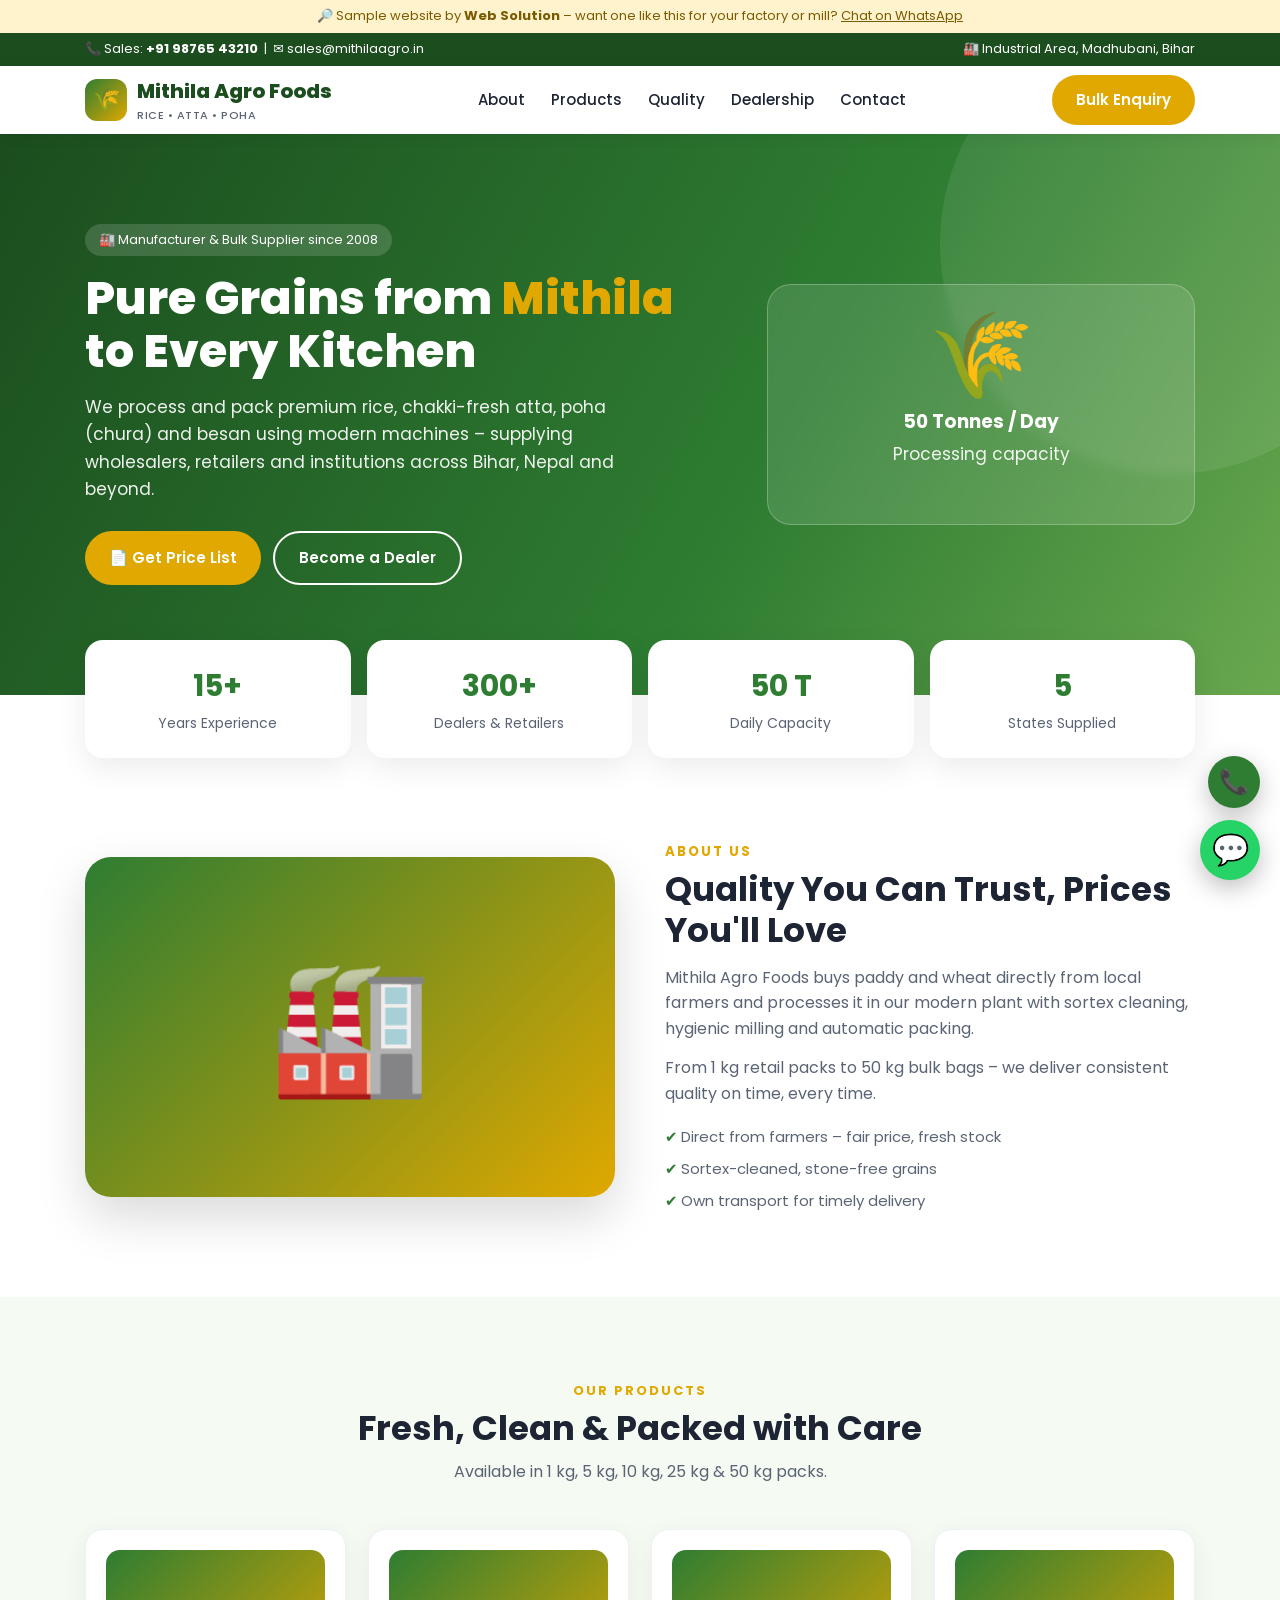
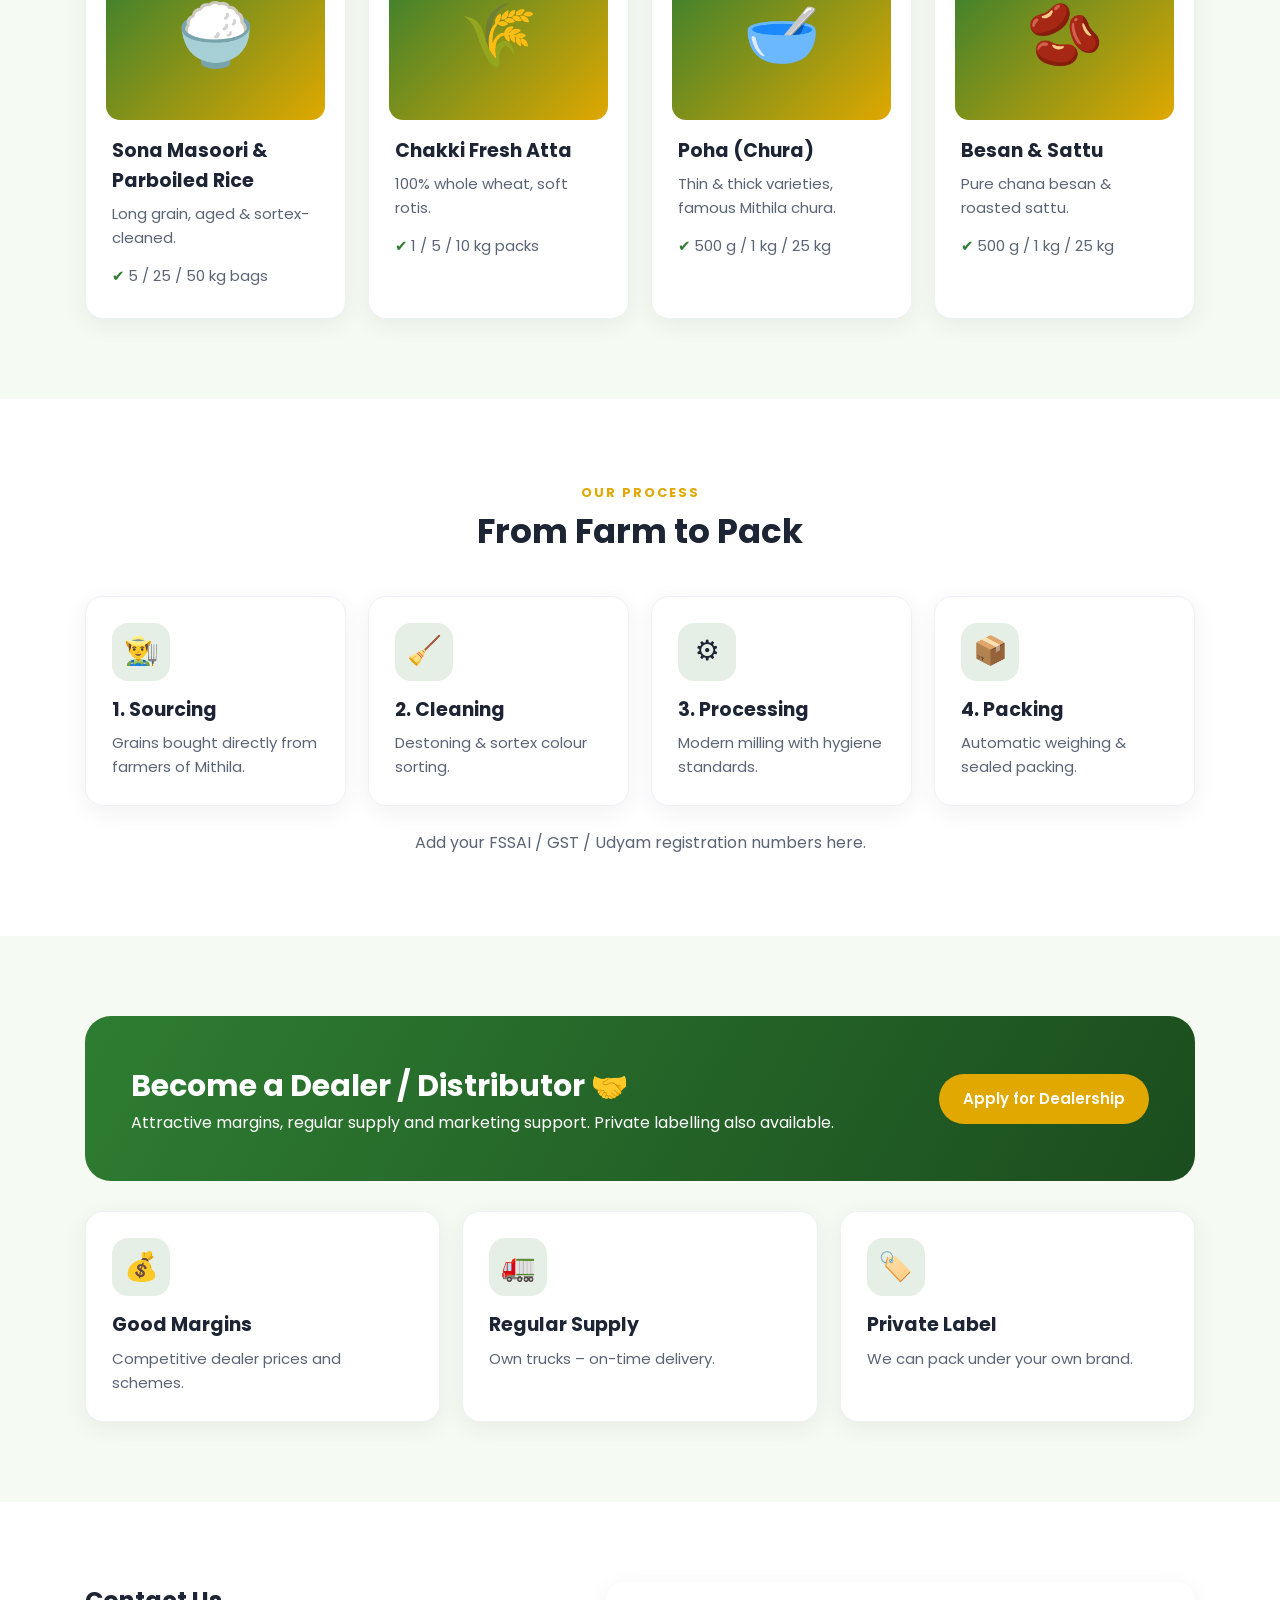
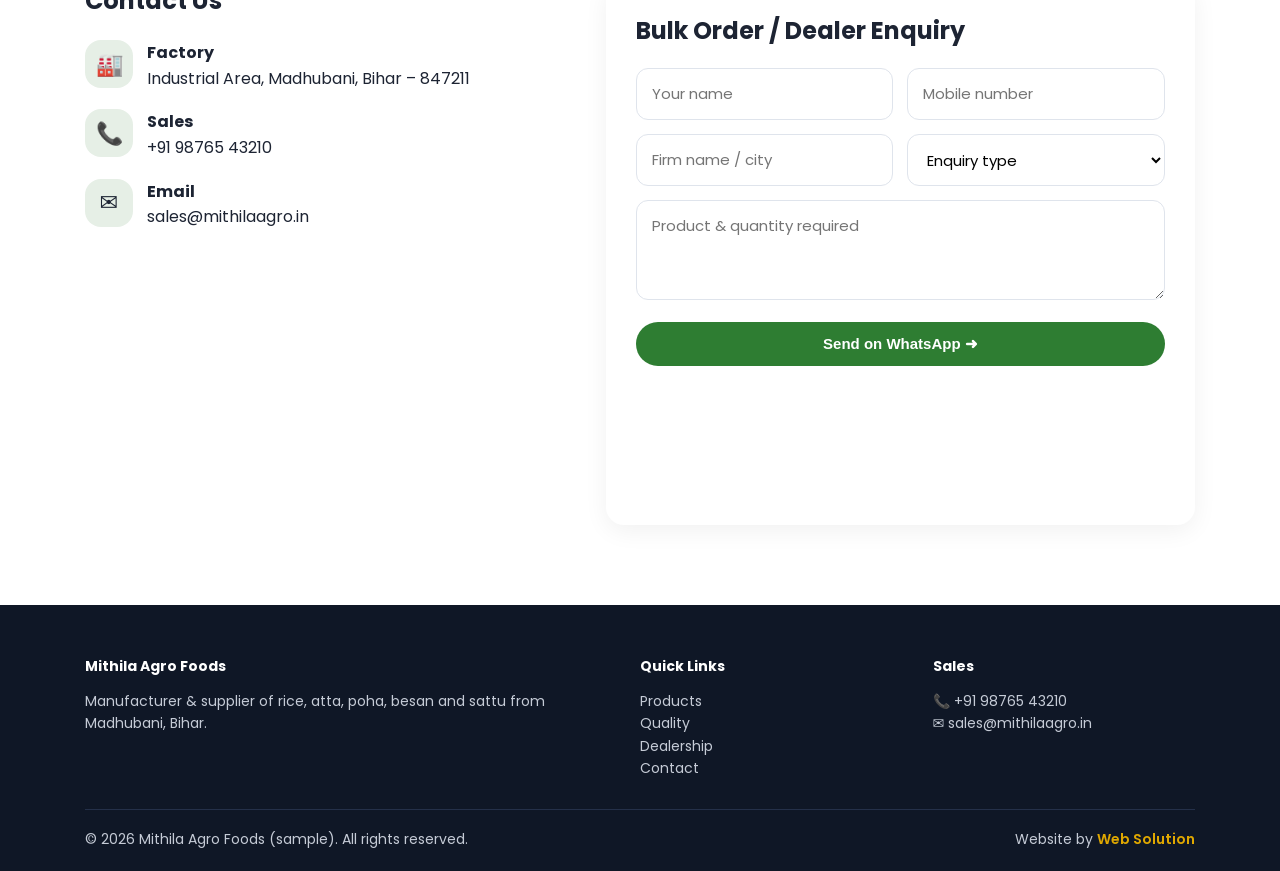
<file: mill/index.html>
<!DOCTYPE html>
<html lang="en">
<head>
<meta charset="UTF-8">
<meta name="viewport" content="width=device-width, initial-scale=1.0">
<title>Mithila Agro Foods – Rice, Atta & Poha Manufacturer, Madhubani</title>
<meta name="description" content="Manufacturer and supplier of rice, wheat atta, poha (chura) and besan from Madhubani, Bihar. Bulk orders, dealership and private labelling.">
<link href="https://fonts.googleapis.com/css2?family=Poppins:wght@400;500;600;700;800&display=swap" rel="stylesheet">
<link rel="stylesheet" href="../assets/style.css">
<style>:root{--p:#2E7D32;--p2:#1b4d1e;--a:#E0A800;--bg:#f5faf2}.hero{background:linear-gradient(120deg,#1b4d1e,#2E7D32 60%,#6aa84f)}</style>
</head>
<body>
<div class="demo-ribbon">🔎 Sample website by <b>Web Solution</b> – want one like this for your factory or mill? <a href="https://wa.me/918148577174?text=Hi%2C%20I%20saw%20the%20factory%20demo%20website" style="text-decoration:underline">Chat on WhatsApp</a></div>
<div class="topbar"><div class="wrap"><span>📞 Sales: <b>+91 98765 43210</b> &nbsp;|&nbsp; ✉️ sales@mithilaagro.in</span><span class="hide-m">🏭 Industrial Area, Madhubani, Bihar</span></div></div>

<nav><div class="wrap">
  <a href="#" class="logo"><div class="mark">🌾</div><div>Mithila Agro Foods<small>RICE • ATTA • POHA</small></div></a>
  <div class="menu"><a href="#about">About</a><a href="#products">Products</a><a href="#quality">Quality</a><a href="#dealer">Dealership</a><a href="#contact">Contact</a></div>
  <a href="#contact" class="btn btn-a nav-cta">Bulk Enquiry</a>
  <button class="burger" aria-label="Menu">☰</button>
</div></nav>

<header class="hero"><div class="wrap">
  <div>
    <span class="tag">🏭 Manufacturer & Bulk Supplier since 2008</span>
    <h1>Pure Grains from <span>Mithila</span> to Every Kitchen</h1>
    <p>We process and pack premium rice, chakki-fresh atta, poha (chura) and besan using modern machines – supplying wholesalers, retailers and institutions across Bihar, Nepal and beyond.</p>
    <div class="cta">
      <a class="btn btn-a" href="https://wa.me/918148577174?text=Hello%2C%20I%20want%20bulk%20price%20list" target="_blank">📄 Get Price List</a>
      <a class="btn btn-o" href="#dealer">Become a Dealer</a>
    </div>
  </div>
  <div class="hero-card"><div class="big">🌾</div><h3>50 Tonnes / Day</h3><p>Processing capacity</p></div>
</div></header>

<div class="wrap"><div class="stats">
  <div class="stat"><b>15+</b><span>Years Experience</span></div>
  <div class="stat"><b>300+</b><span>Dealers & Retailers</span></div>
  <div class="stat"><b>50 T</b><span>Daily Capacity</span></div>
  <div class="stat"><b>5</b><span>States Supplied</span></div>
</div></div>

<section id="about"><div class="wrap split">
  <div class="art reveal">🏭</div>
  <div class="reveal">
    <small style="color:var(--a);font-weight:700;letter-spacing:2px">ABOUT US</small>
    <h2>Quality You Can Trust, Prices You'll Love</h2>
    <p>Mithila Agro Foods buys paddy and wheat directly from local farmers and processes it in our modern plant with sortex cleaning, hygienic milling and automatic packing.</p>
    <p>From 1 kg retail packs to 50 kg bulk bags – we deliver consistent quality on time, every time.</p>
    <ul class="list"><li>Direct from farmers – fair price, fresh stock</li><li>Sortex-cleaned, stone-free grains</li><li>Own transport for timely delivery</li></ul>
  </div>
</div></section>

<section id="products" class="alt"><div class="wrap">
  <div class="head"><small>Our Products</small><h2>Fresh, Clean & Packed with Care</h2><p>Available in 1 kg, 5 kg, 10 kg, 25 kg & 50 kg packs.</p></div>
  <div class="grid g4">
    <div class="card reveal"><div class="ph">🍚</div><h3>Sona Masoori & Parboiled Rice</h3><p>Long grain, aged & sortex-cleaned.</p><ul class="list"><li>5 / 25 / 50 kg bags</li></ul></div>
    <div class="card reveal"><div class="ph">🌾</div><h3>Chakki Fresh Atta</h3><p>100% whole wheat, soft rotis.</p><ul class="list"><li>1 / 5 / 10 kg packs</li></ul></div>
    <div class="card reveal"><div class="ph">🥣</div><h3>Poha (Chura)</h3><p>Thin & thick varieties, famous Mithila chura.</p><ul class="list"><li>500 g / 1 kg / 25 kg</li></ul></div>
    <div class="card reveal"><div class="ph">🫘</div><h3>Besan & Sattu</h3><p>Pure chana besan & roasted sattu.</p><ul class="list"><li>500 g / 1 kg / 25 kg</li></ul></div>
  </div>
</div></section>

<section id="quality"><div class="wrap">
  <div class="head"><small>Our Process</small><h2>From Farm to Pack</h2></div>
  <div class="grid g4">
    <div class="card reveal"><div class="ic">👨‍🌾</div><h3>1. Sourcing</h3><p>Grains bought directly from farmers of Mithila.</p></div>
    <div class="card reveal"><div class="ic">🧹</div><h3>2. Cleaning</h3><p>Destoning & sortex colour sorting.</p></div>
    <div class="card reveal"><div class="ic">⚙️</div><h3>3. Processing</h3><p>Modern milling with hygiene standards.</p></div>
    <div class="card reveal"><div class="ic">📦</div><h3>4. Packing</h3><p>Automatic weighing & sealed packing.</p></div>
  </div>
  <p style="text-align:center;color:var(--m);margin-top:24px">Add your FSSAI / GST / Udyam registration numbers here.</p>
</div></section>

<section id="dealer" class="alt"><div class="wrap">
  <div class="band reveal"><div><h2>Become a Dealer / Distributor 🤝</h2><p>Attractive margins, regular supply and marketing support. Private labelling also available.</p></div><a class="btn btn-a" href="https://wa.me/918148577174?text=I%20want%20to%20become%20a%20dealer" target="_blank">Apply for Dealership</a></div>
  <div class="grid g3" style="margin-top:30px">
    <div class="card reveal"><div class="ic">💰</div><h3>Good Margins</h3><p>Competitive dealer prices and schemes.</p></div>
    <div class="card reveal"><div class="ic">🚛</div><h3>Regular Supply</h3><p>Own trucks – on-time delivery.</p></div>
    <div class="card reveal"><div class="ic">🏷️</div><h3>Private Label</h3><p>We can pack under your own brand.</p></div>
  </div>
</div></section>

<section id="contact"><div class="wrap">
  <div class="contact">
    <div class="info reveal">
      <h2 style="margin-bottom:20px">Contact Us</h2>
      <div class="row"><div class="ic">🏭</div><div><b>Factory</b><br>Industrial Area, Madhubani, Bihar – 847211</div></div>
      <div class="row"><div class="ic">📞</div><div><b>Sales</b><br>+91 98765 43210</div></div>
      <div class="row"><div class="ic">✉️</div><div><b>Email</b><br>sales@mithilaagro.in</div></div>
      <iframe class="map" loading="lazy" src="https://maps.google.com/maps?q=Madhubani%2C%20Bihar&z=13&output=embed" title="Map"></iframe>
    </div>
    <form class="reveal" data-wa="918148577174" data-title="🌾 Bulk enquiry – Mithila Agro Foods">
      <h2 style="margin-bottom:18px">Bulk Order / Dealer Enquiry</h2>
      <div class="two"><input placeholder="Your name" required><input placeholder="Mobile number" type="tel" required></div>
      <div class="two"><input placeholder="Firm name / city"><select><option value="">Enquiry type</option><option>Bulk purchase</option><option>Dealership</option><option>Private labelling</option><option>Export</option></select></div>
      <textarea rows="3" placeholder="Product & quantity required"></textarea>
      <button class="btn btn-p" style="width:100%;justify-content:center">Send on WhatsApp ➜</button>
    </form>
  </div>
</div></section>

<footer><div class="wrap">
  <div class="cols">
    <div><h4>Mithila Agro Foods</h4><p>Manufacturer & supplier of rice, atta, poha, besan and sattu from Madhubani, Bihar.</p></div>
    <div><h4>Quick Links</h4><p><a href="#products">Products</a><br><a href="#quality">Quality</a><br><a href="#dealer">Dealership</a><br><a href="#contact">Contact</a></p></div>
    <div><h4>Sales</h4><p>📞 +91 98765 43210<br>✉️ sales@mithilaagro.in</p></div>
  </div>
  <div class="credit"><span>© <span data-year></span> Mithila Agro Foods (sample). All rights reserved.</span><span>Website by <a href="https://wa.me/918148577174" target="_blank">Web Solution</a></span></div>
</div></footer>

<a class="float-call" href="tel:+919876543210" aria-label="Call">📞</a>
<a class="float-wa" href="https://wa.me/918148577174?text=Hello%2C%20I%20want%20bulk%20price%20list" target="_blank" aria-label="WhatsApp">💬</a>
<script src="../assets/app.js"></script>
</body>
</html>
</file>
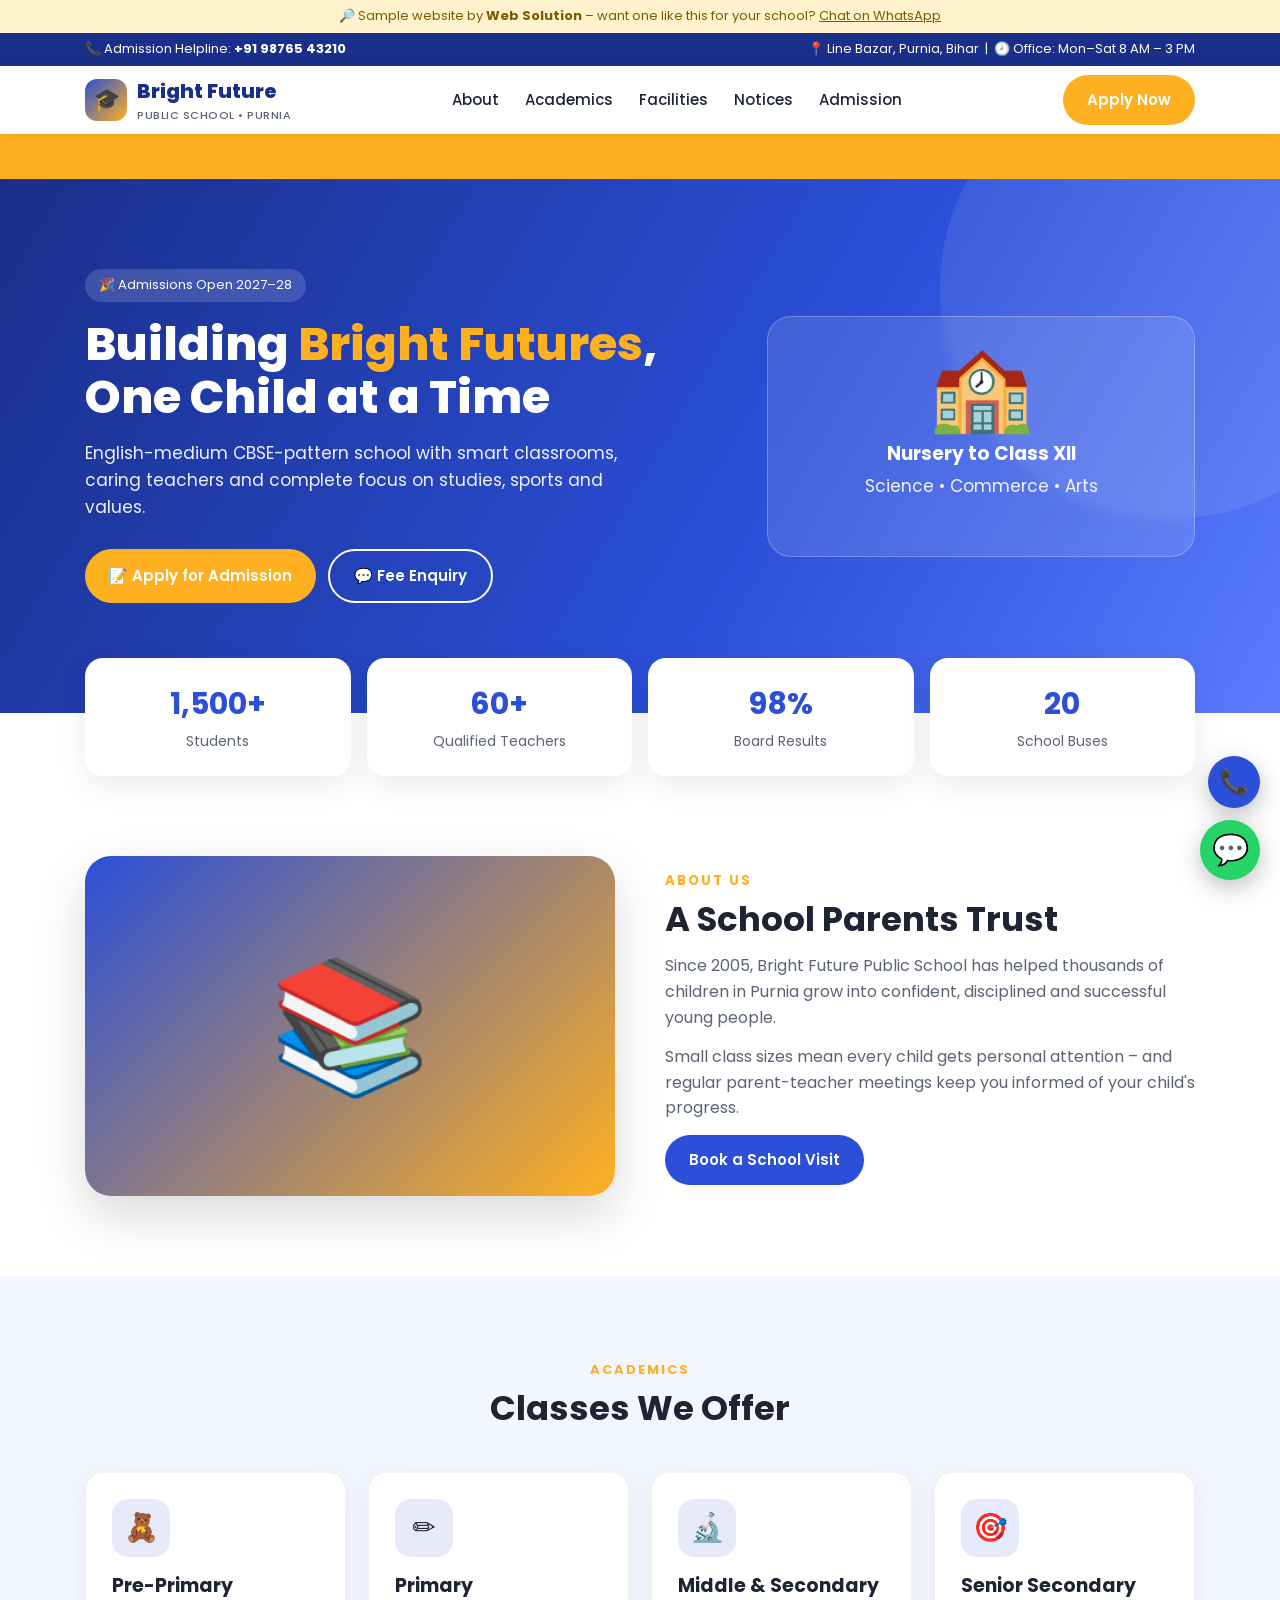
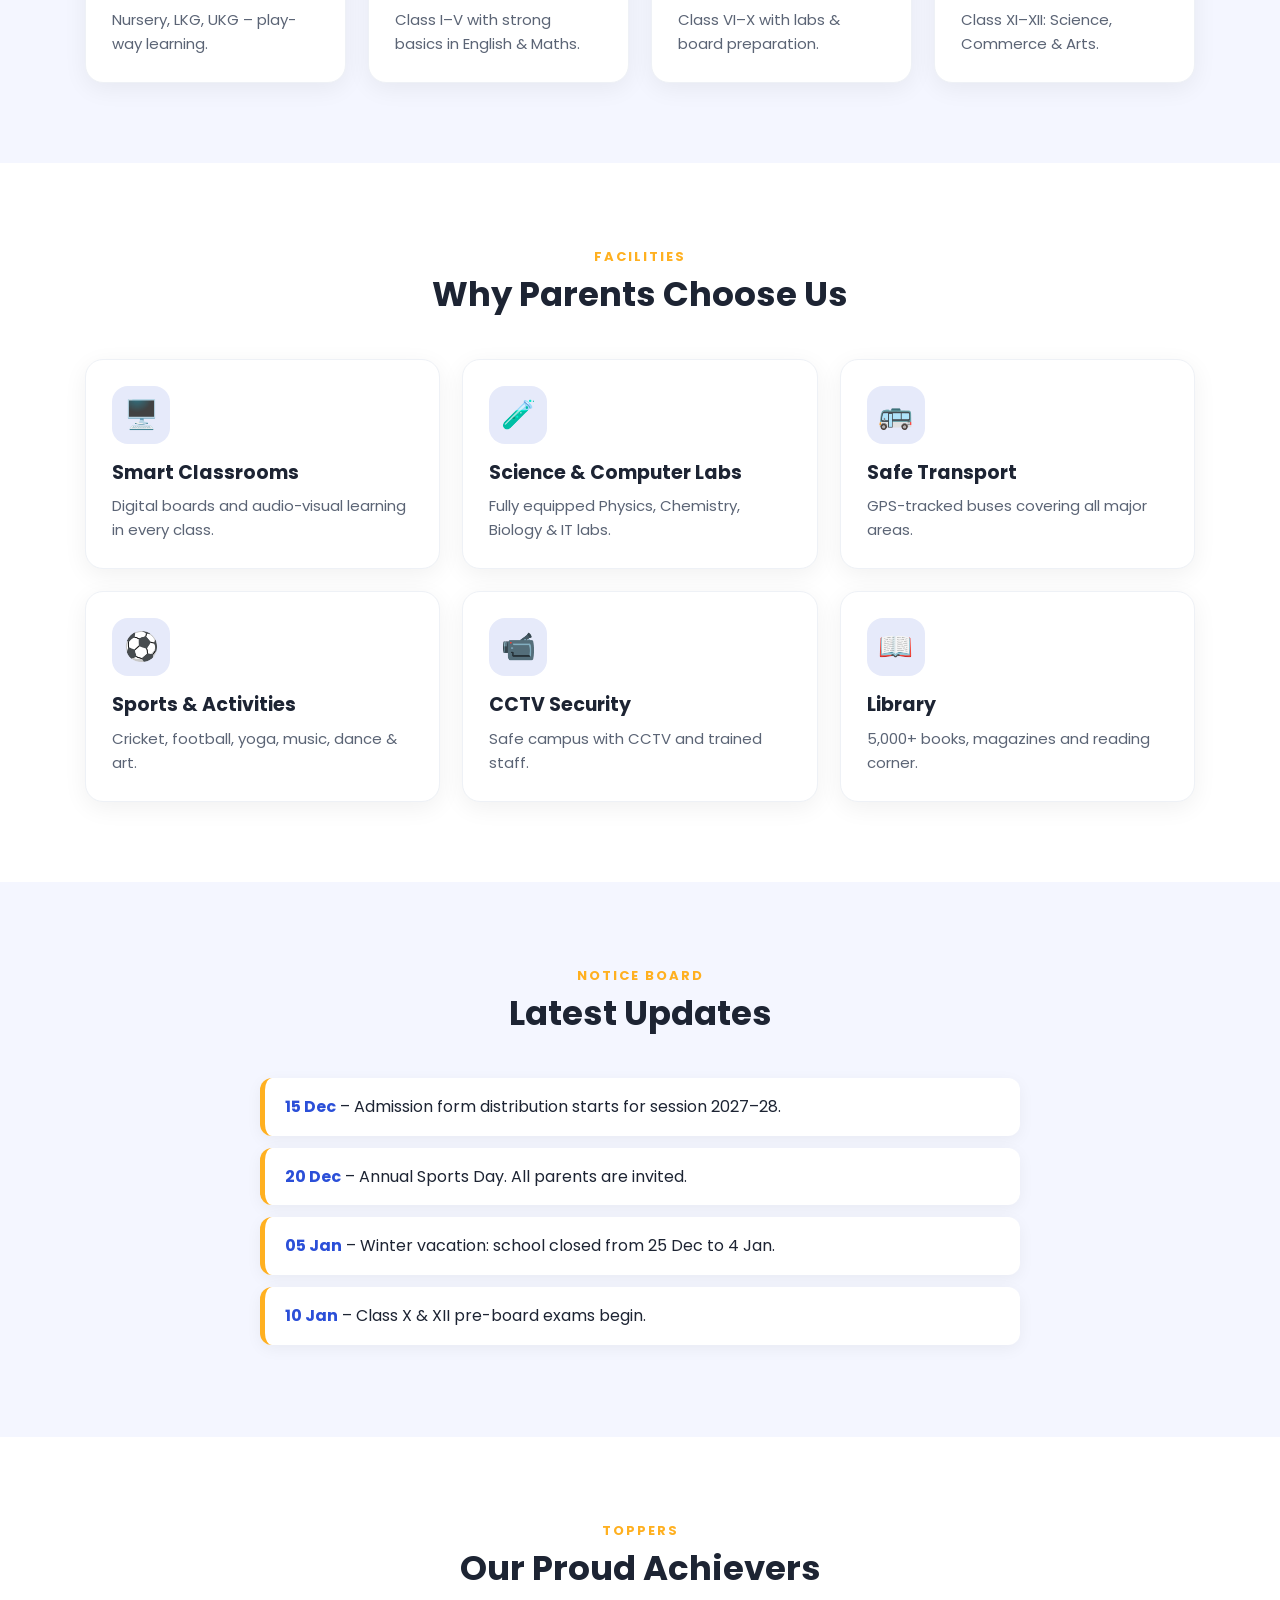
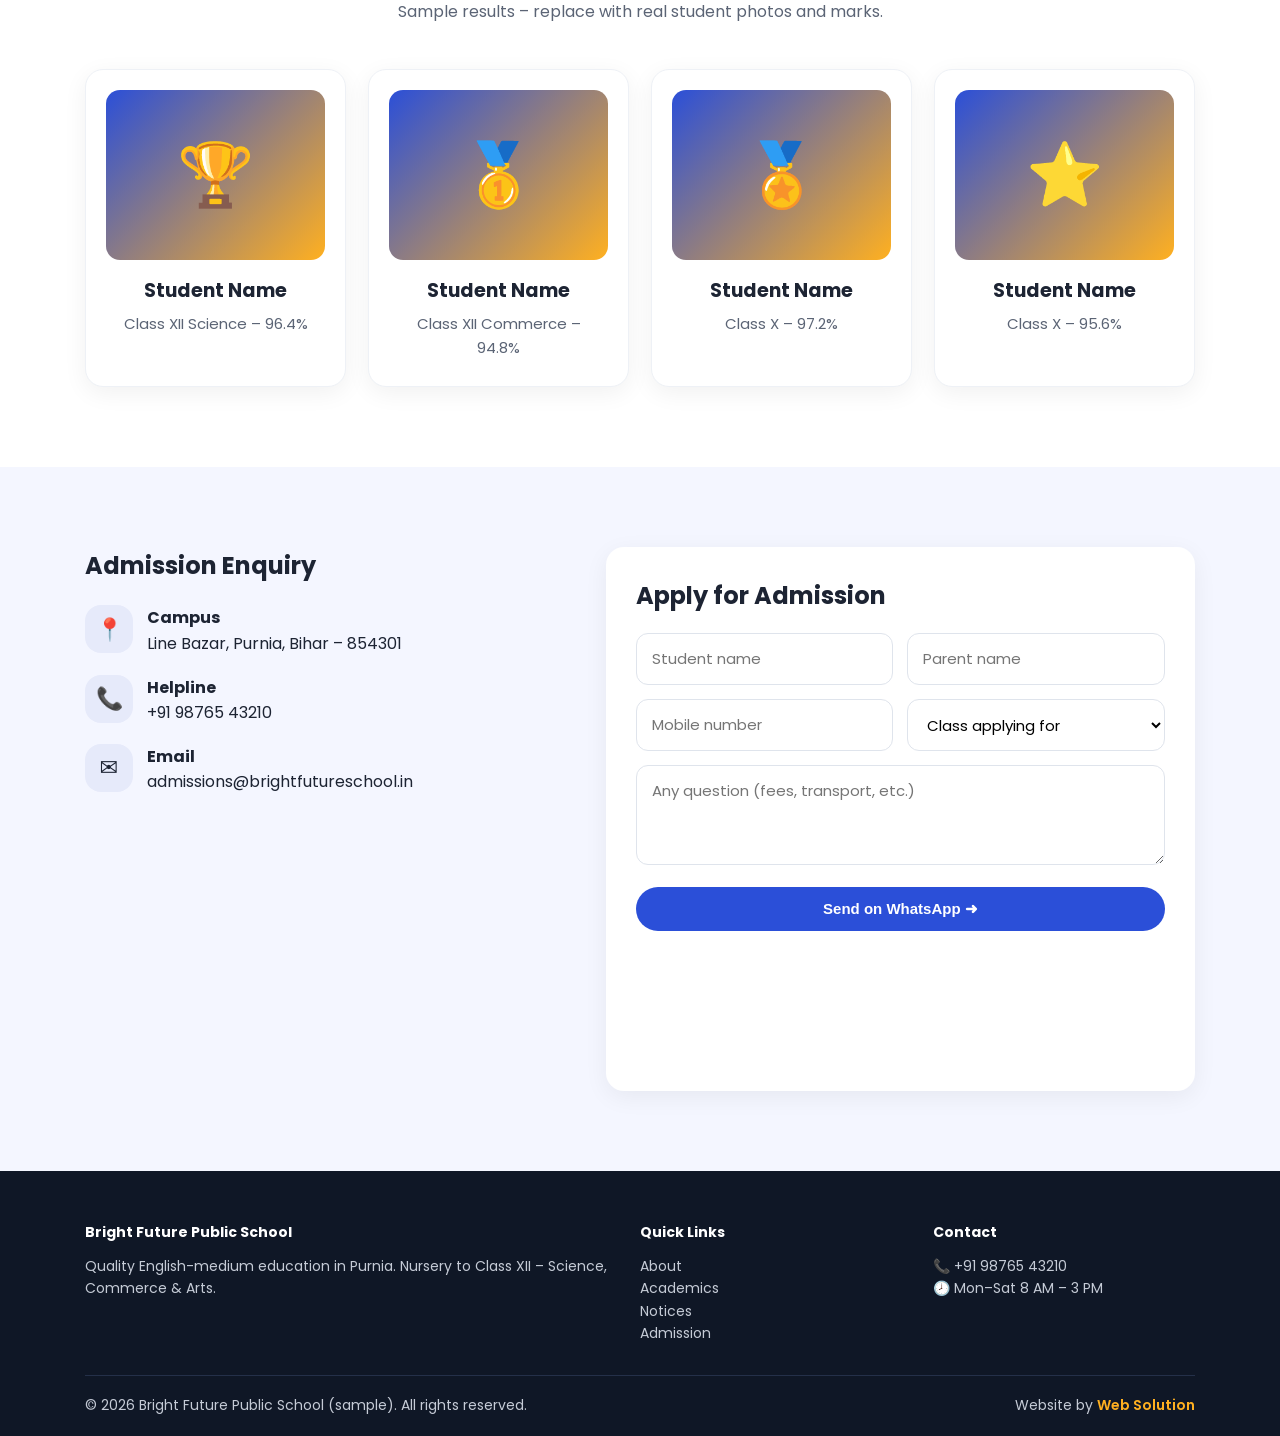
<file: school/index.html>
<!DOCTYPE html>
<html lang="en">
<head>
<meta charset="UTF-8">
<meta name="viewport" content="width=device-width, initial-scale=1.0">
<title>Bright Future Public School, Purnia – Admissions Open</title>
<meta name="description" content="CBSE pattern English-medium school in Purnia. Smart classes, science labs, transport. Admissions open – enquire on WhatsApp.">
<link href="https://fonts.googleapis.com/css2?family=Poppins:wght@400;500;600;700;800&display=swap" rel="stylesheet">
<link rel="stylesheet" href="../assets/style.css">
<style>:root{--p:#2B4FD8;--p2:#1a2f8a;--a:#FFB020;--bg:#f4f6ff}.hero{background:linear-gradient(120deg,#1a2f8a,#2B4FD8 60%,#5b7cff)}.marquee{background:var(--a);color:#1d2433;font-weight:600;padding:10px 0;overflow:hidden;white-space:nowrap}.marquee span{display:inline-block;padding-left:100%;animation:mq 22s linear infinite}@keyframes mq{to{transform:translateX(-100%)}}</style>
</head>
<body>
<div class="demo-ribbon">🔎 Sample website by <b>Web Solution</b> – want one like this for your school? <a href="https://wa.me/918148577174?text=Hi%2C%20I%20saw%20the%20school%20demo%20website" style="text-decoration:underline">Chat on WhatsApp</a></div>
<div class="topbar"><div class="wrap"><span>📞 Admission Helpline: <b>+91 98765 43210</b></span><span class="hide-m">📍 Line Bazar, Purnia, Bihar &nbsp;|&nbsp; 🕗 Office: Mon–Sat 8 AM – 3 PM</span></div></div>

<nav><div class="wrap">
  <a href="#" class="logo"><div class="mark">🎓</div><div>Bright Future<small>PUBLIC SCHOOL • PURNIA</small></div></a>
  <div class="menu"><a href="#about">About</a><a href="#academics">Academics</a><a href="#facilities">Facilities</a><a href="#notices">Notices</a><a href="#admission">Admission</a></div>
  <a href="#admission" class="btn btn-a nav-cta">Apply Now</a>
  <button class="burger" aria-label="Menu">☰</button>
</div></nav>
<div class="marquee"><span>📢 Admissions Open for Session 2027–28 (Nursery to Class XII) &nbsp;•&nbsp; Free Admission Test on every Sunday &nbsp;•&nbsp; Transport available in all major areas of Purnia &nbsp;•&nbsp; Limited seats – apply early!</span></div>

<header class="hero"><div class="wrap">
  <div>
    <span class="tag">🎉 Admissions Open 2027–28</span>
    <h1>Building <span>Bright Futures</span>, One Child at a Time</h1>
    <p>English-medium CBSE-pattern school with smart classrooms, caring teachers and complete focus on studies, sports and values.</p>
    <div class="cta">
      <a class="btn btn-a" href="#admission">📝 Apply for Admission</a>
      <a class="btn btn-o" href="https://wa.me/918148577174?text=Hello%2C%20I%20want%20admission%20and%20fee%20details" target="_blank">💬 Fee Enquiry</a>
    </div>
  </div>
  <div class="hero-card"><div class="big">🏫</div><h3>Nursery to Class XII</h3><p>Science • Commerce • Arts</p></div>
</div></header>

<div class="wrap"><div class="stats">
  <div class="stat"><b>1,500+</b><span>Students</span></div>
  <div class="stat"><b>60+</b><span>Qualified Teachers</span></div>
  <div class="stat"><b>98%</b><span>Board Results</span></div>
  <div class="stat"><b>20</b><span>School Buses</span></div>
</div></div>

<section id="about"><div class="wrap split">
  <div class="art reveal">📚</div>
  <div class="reveal">
    <small style="color:var(--a);font-weight:700;letter-spacing:2px">ABOUT US</small>
    <h2>A School Parents Trust</h2>
    <p>Since 2005, Bright Future Public School has helped thousands of children in Purnia grow into confident, disciplined and successful young people.</p>
    <p>Small class sizes mean every child gets personal attention – and regular parent-teacher meetings keep you informed of your child's progress.</p>
    <a class="btn btn-p" href="#admission">Book a School Visit</a>
  </div>
</div></section>

<section id="academics" class="alt"><div class="wrap">
  <div class="head"><small>Academics</small><h2>Classes We Offer</h2></div>
  <div class="grid g4">
    <div class="card reveal"><div class="ic">🧸</div><h3>Pre-Primary</h3><p>Nursery, LKG, UKG – play-way learning.</p></div>
    <div class="card reveal"><div class="ic">✏️</div><h3>Primary</h3><p>Class I–V with strong basics in English & Maths.</p></div>
    <div class="card reveal"><div class="ic">🔬</div><h3>Middle & Secondary</h3><p>Class VI–X with labs & board preparation.</p></div>
    <div class="card reveal"><div class="ic">🎯</div><h3>Senior Secondary</h3><p>Class XI–XII: Science, Commerce & Arts.</p></div>
  </div>
</div></section>

<section id="facilities"><div class="wrap">
  <div class="head"><small>Facilities</small><h2>Why Parents Choose Us</h2></div>
  <div class="grid g3">
    <div class="card reveal"><div class="ic">🖥️</div><h3>Smart Classrooms</h3><p>Digital boards and audio-visual learning in every class.</p></div>
    <div class="card reveal"><div class="ic">🧪</div><h3>Science & Computer Labs</h3><p>Fully equipped Physics, Chemistry, Biology & IT labs.</p></div>
    <div class="card reveal"><div class="ic">🚌</div><h3>Safe Transport</h3><p>GPS-tracked buses covering all major areas.</p></div>
    <div class="card reveal"><div class="ic">⚽</div><h3>Sports & Activities</h3><p>Cricket, football, yoga, music, dance & art.</p></div>
    <div class="card reveal"><div class="ic">📹</div><h3>CCTV Security</h3><p>Safe campus with CCTV and trained staff.</p></div>
    <div class="card reveal"><div class="ic">📖</div><h3>Library</h3><p>5,000+ books, magazines and reading corner.</p></div>
  </div>
</div></section>

<section id="notices" class="alt"><div class="wrap">
  <div class="head"><small>Notice Board</small><h2>Latest Updates</h2></div>
  <div style="max-width:760px;margin:auto">
    <div class="notice reveal"><b>15 Dec</b> – Admission form distribution starts for session 2027–28.</div>
    <div class="notice reveal"><b>20 Dec</b> – Annual Sports Day. All parents are invited.</div>
    <div class="notice reveal"><b>05 Jan</b> – Winter vacation: school closed from 25 Dec to 4 Jan.</div>
    <div class="notice reveal"><b>10 Jan</b> – Class X & XII pre-board exams begin.</div>
  </div>
</div></section>

<section><div class="wrap">
  <div class="head"><small>Toppers</small><h2>Our Proud Achievers</h2><p>Sample results – replace with real student photos and marks.</p></div>
  <div class="grid g4">
    <div class="card reveal" style="text-align:center"><div class="ph">🏆</div><h3>Student Name</h3><p>Class XII Science – 96.4%</p></div>
    <div class="card reveal" style="text-align:center"><div class="ph">🥇</div><h3>Student Name</h3><p>Class XII Commerce – 94.8%</p></div>
    <div class="card reveal" style="text-align:center"><div class="ph">🏅</div><h3>Student Name</h3><p>Class X – 97.2%</p></div>
    <div class="card reveal" style="text-align:center"><div class="ph">⭐</div><h3>Student Name</h3><p>Class X – 95.6%</p></div>
  </div>
</div></section>

<section id="admission" class="alt"><div class="wrap">
  <div class="contact">
    <div class="info reveal">
      <h2 style="margin-bottom:20px">Admission Enquiry</h2>
      <div class="row"><div class="ic">📍</div><div><b>Campus</b><br>Line Bazar, Purnia, Bihar – 854301</div></div>
      <div class="row"><div class="ic">📞</div><div><b>Helpline</b><br>+91 98765 43210</div></div>
      <div class="row"><div class="ic">✉️</div><div><b>Email</b><br>admissions@brightfutureschool.in</div></div>
      <iframe class="map" loading="lazy" src="https://maps.google.com/maps?q=Line%20Bazar%2C%20Purnia&z=14&output=embed" title="Map"></iframe>
    </div>
    <form class="reveal" data-wa="918148577174" data-title="🎓 Admission enquiry – Bright Future Public School">
      <h2 style="margin-bottom:18px">Apply for Admission</h2>
      <div class="two"><input placeholder="Student name" required><input placeholder="Parent name" required></div>
      <div class="two"><input placeholder="Mobile number" type="tel" required><select><option value="">Class applying for</option><option>Nursery / LKG / UKG</option><option>Class I – V</option><option>Class VI – VIII</option><option>Class IX – X</option><option>Class XI – XII</option></select></div>
      <textarea rows="3" placeholder="Any question (fees, transport, etc.)"></textarea>
      <button class="btn btn-p" style="width:100%;justify-content:center">Send on WhatsApp ➜</button>
    </form>
  </div>
</div></section>

<footer><div class="wrap">
  <div class="cols">
    <div><h4>Bright Future Public School</h4><p>Quality English-medium education in Purnia. Nursery to Class XII – Science, Commerce & Arts.</p></div>
    <div><h4>Quick Links</h4><p><a href="#about">About</a><br><a href="#academics">Academics</a><br><a href="#notices">Notices</a><br><a href="#admission">Admission</a></p></div>
    <div><h4>Contact</h4><p>📞 +91 98765 43210<br>🕗 Mon–Sat 8 AM – 3 PM</p></div>
  </div>
  <div class="credit"><span>© <span data-year></span> Bright Future Public School (sample). All rights reserved.</span><span>Website by <a href="https://wa.me/918148577174" target="_blank">Web Solution</a></span></div>
</div></footer>

<a class="float-call" href="tel:+919876543210" aria-label="Call">📞</a>
<a class="float-wa" href="https://wa.me/918148577174?text=Hello%2C%20I%20want%20admission%20details" target="_blank" aria-label="WhatsApp">💬</a>
<script src="../assets/app.js"></script>
</body>
</html>
</file>
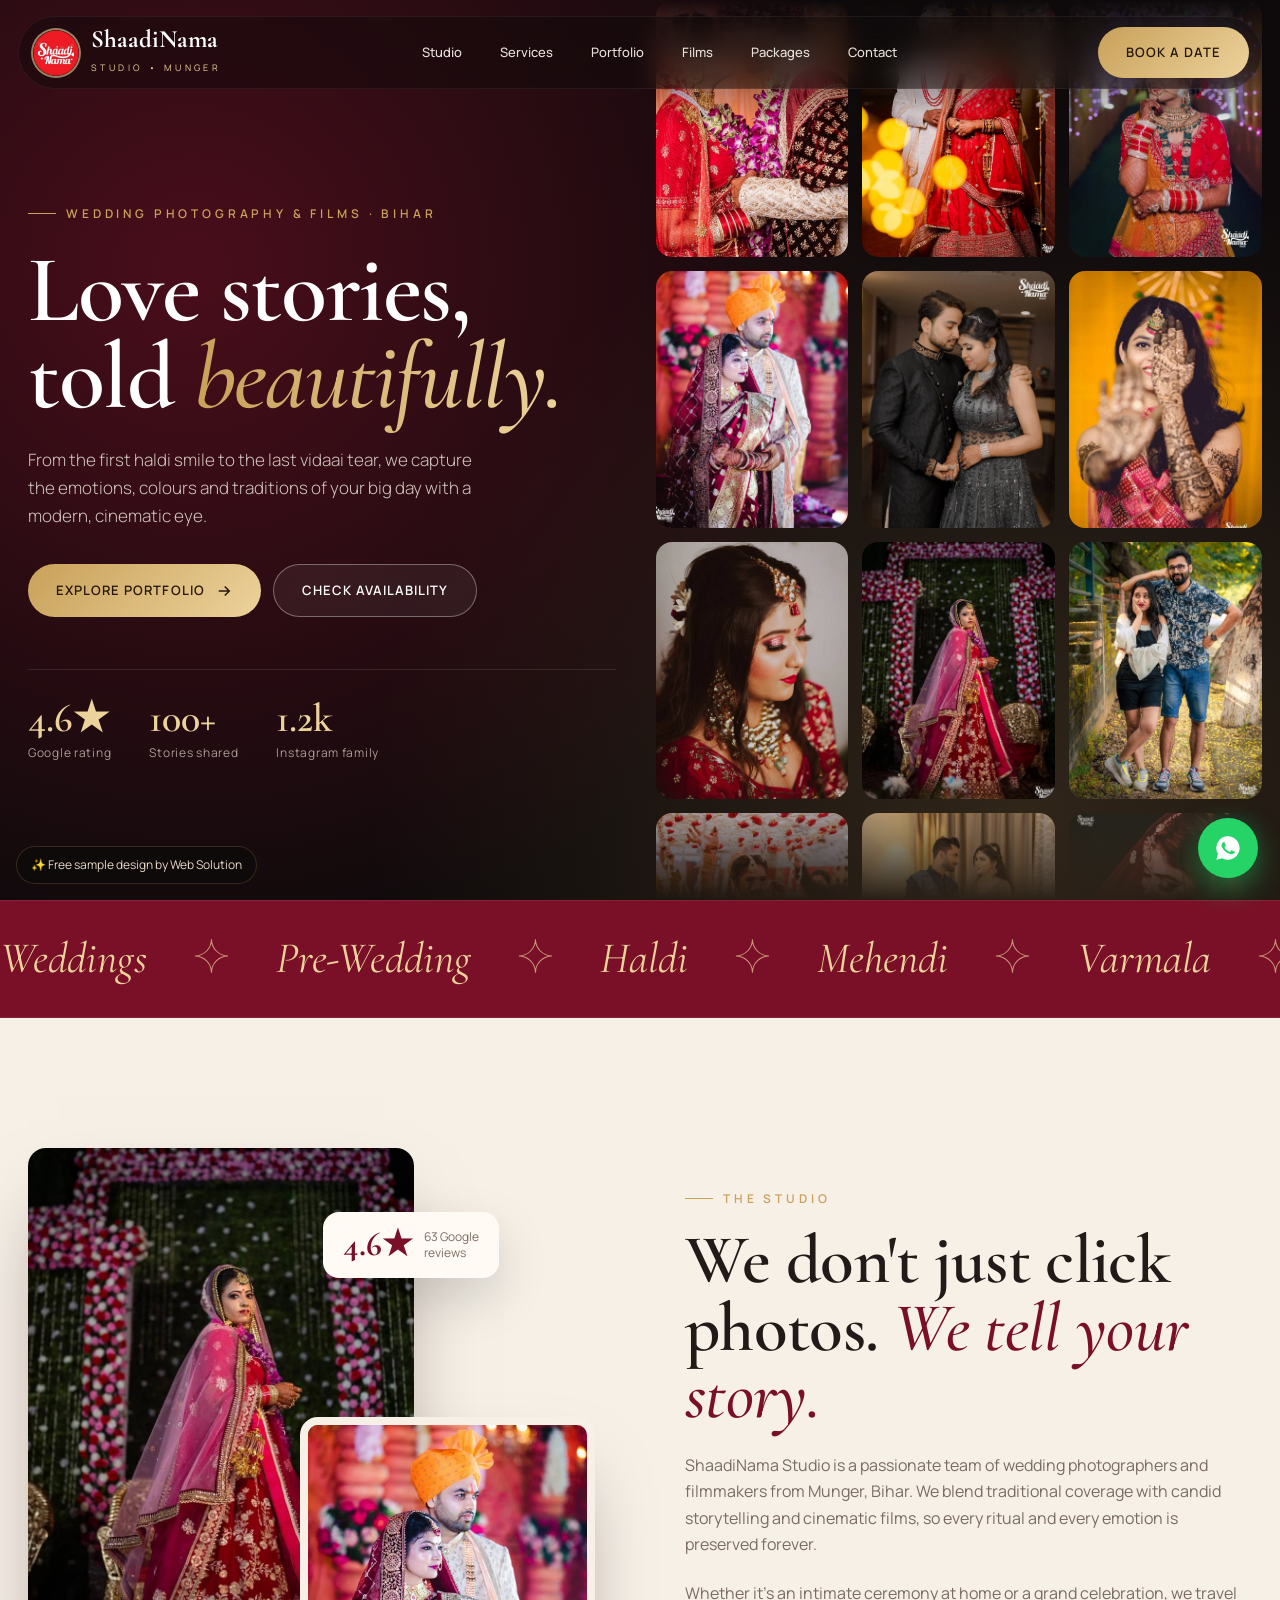
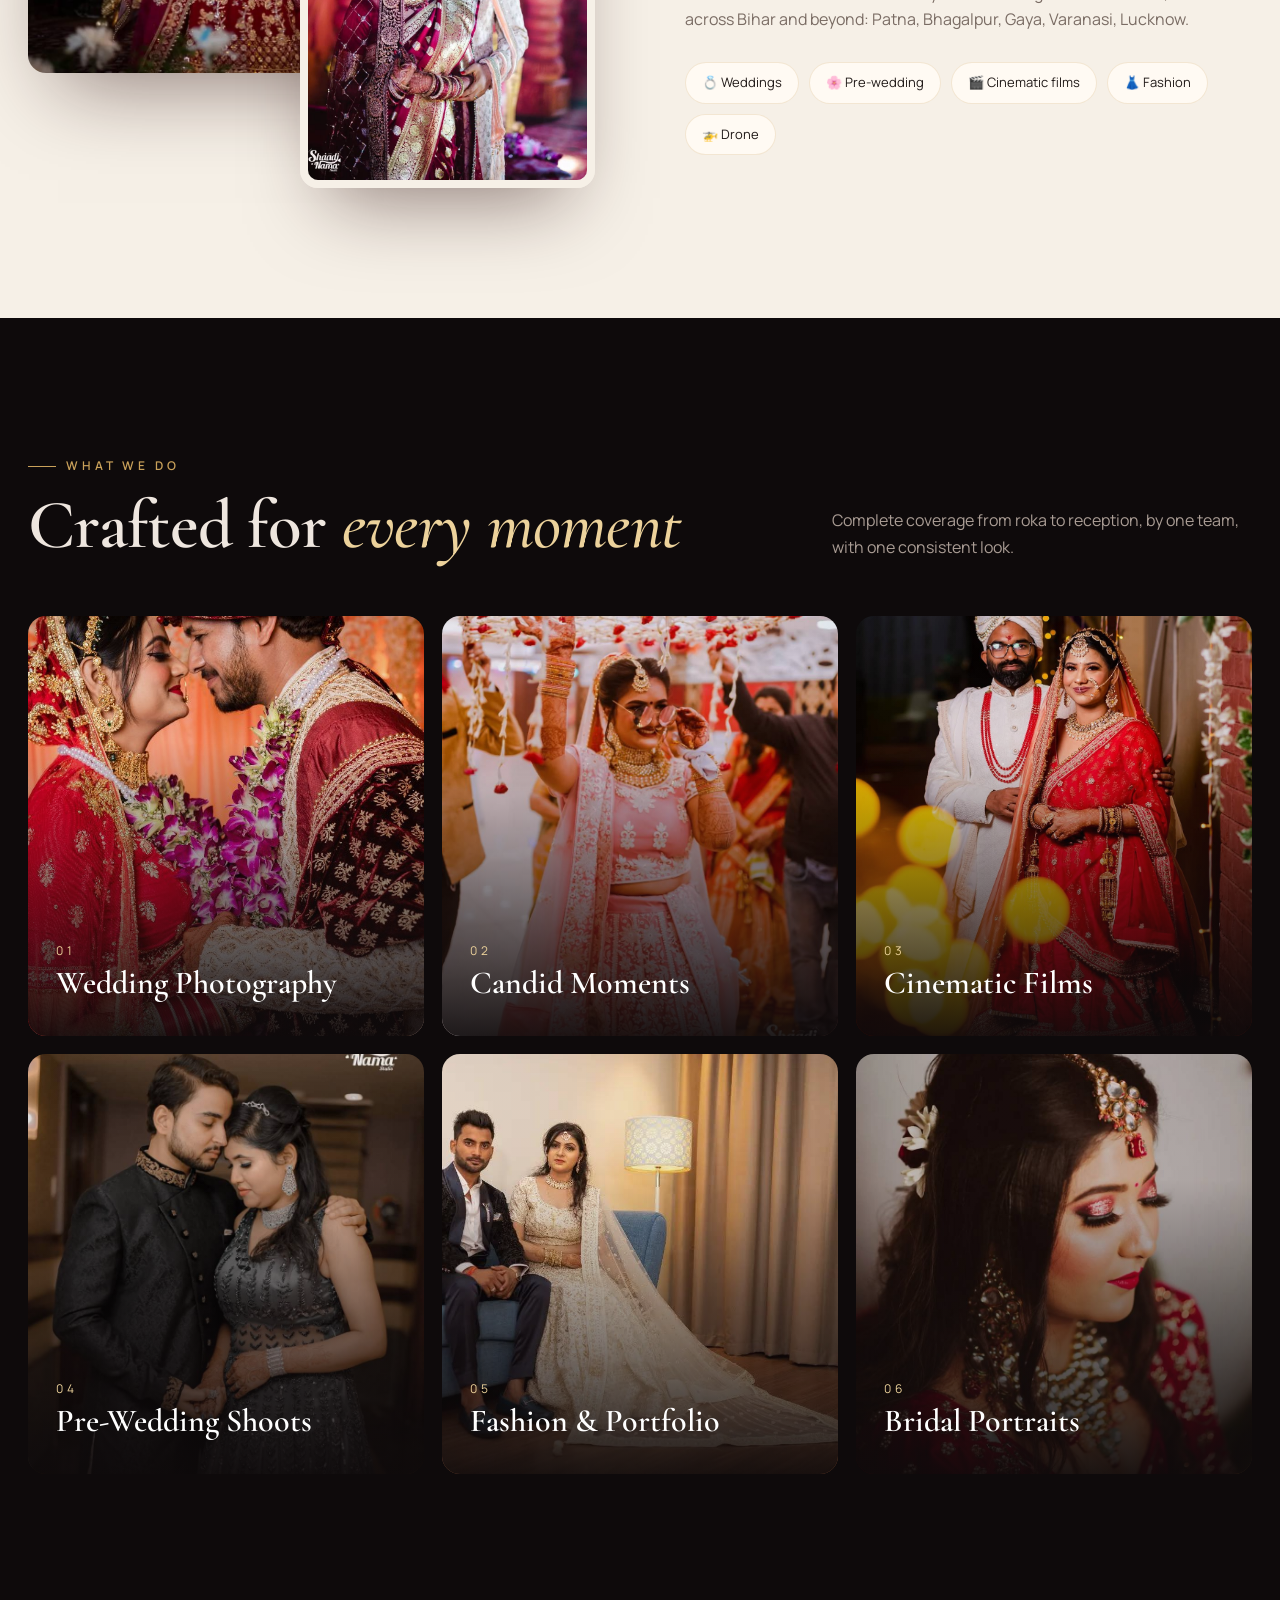
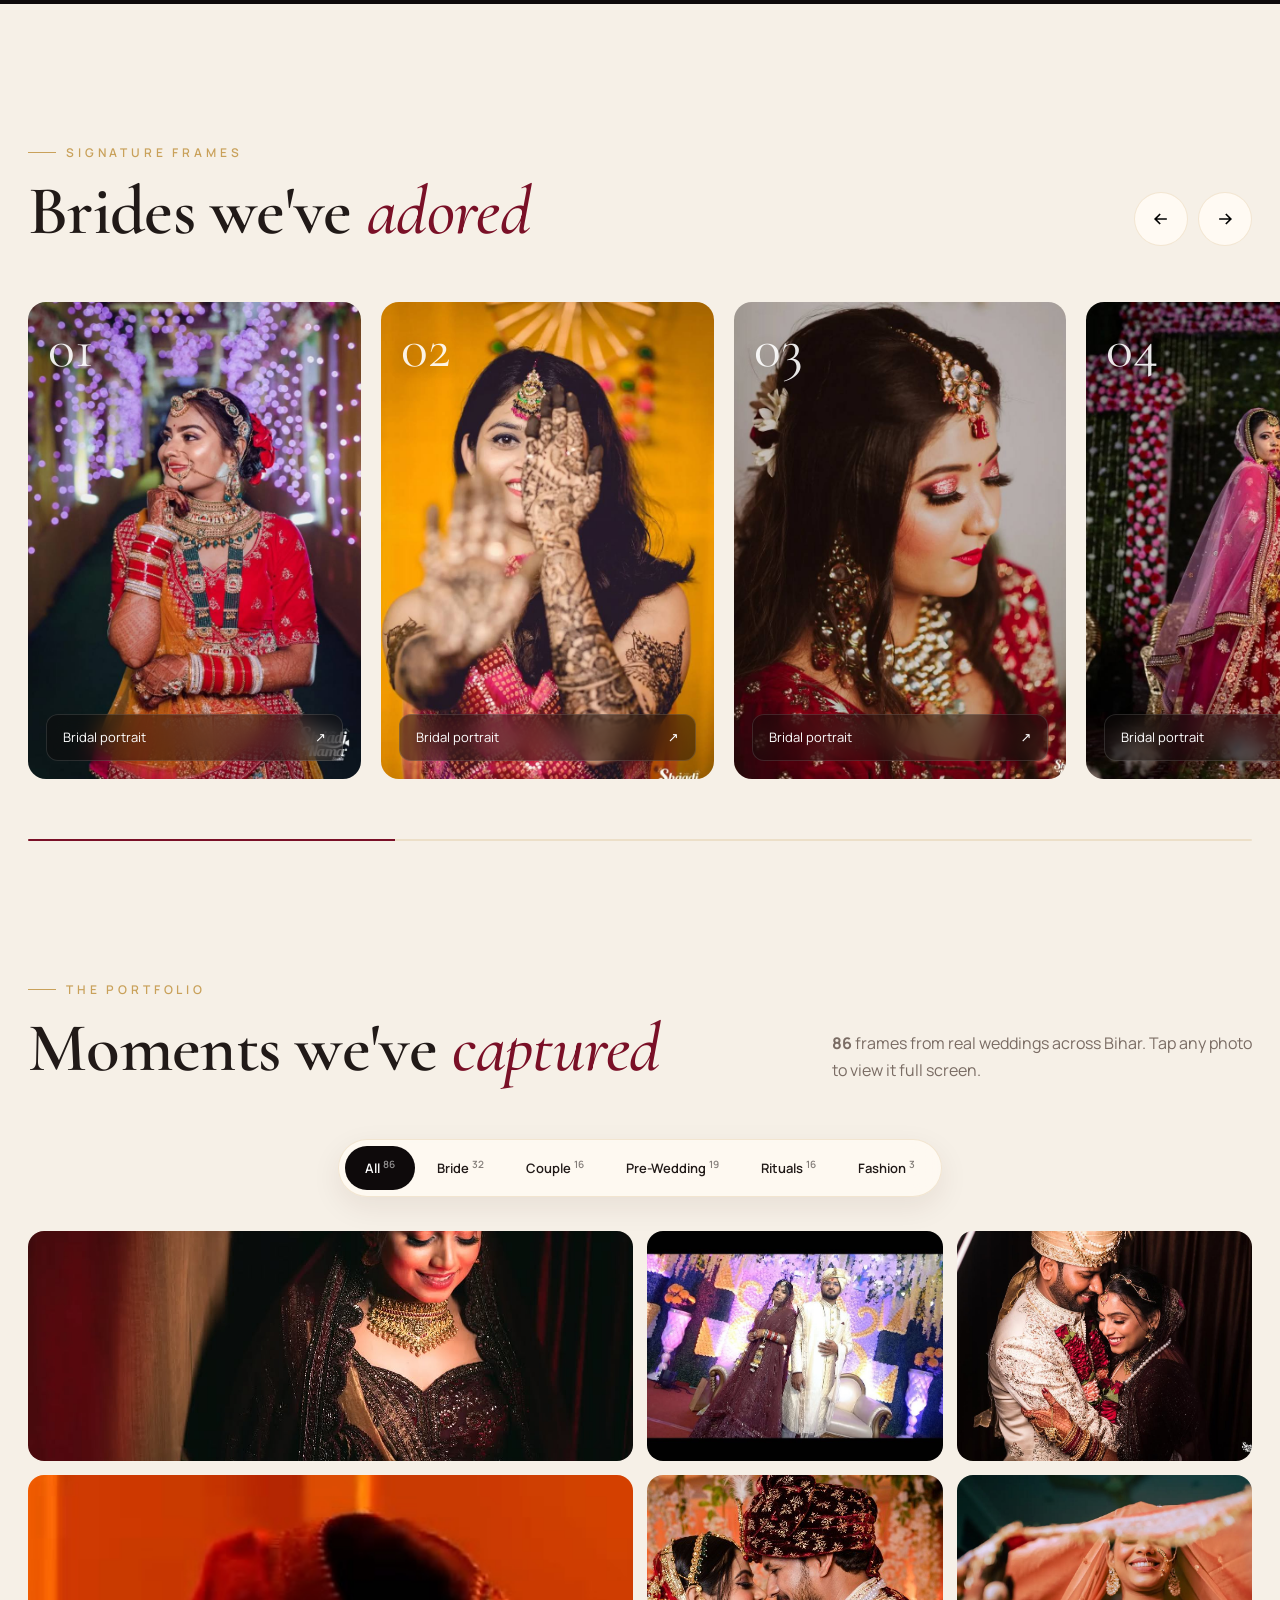
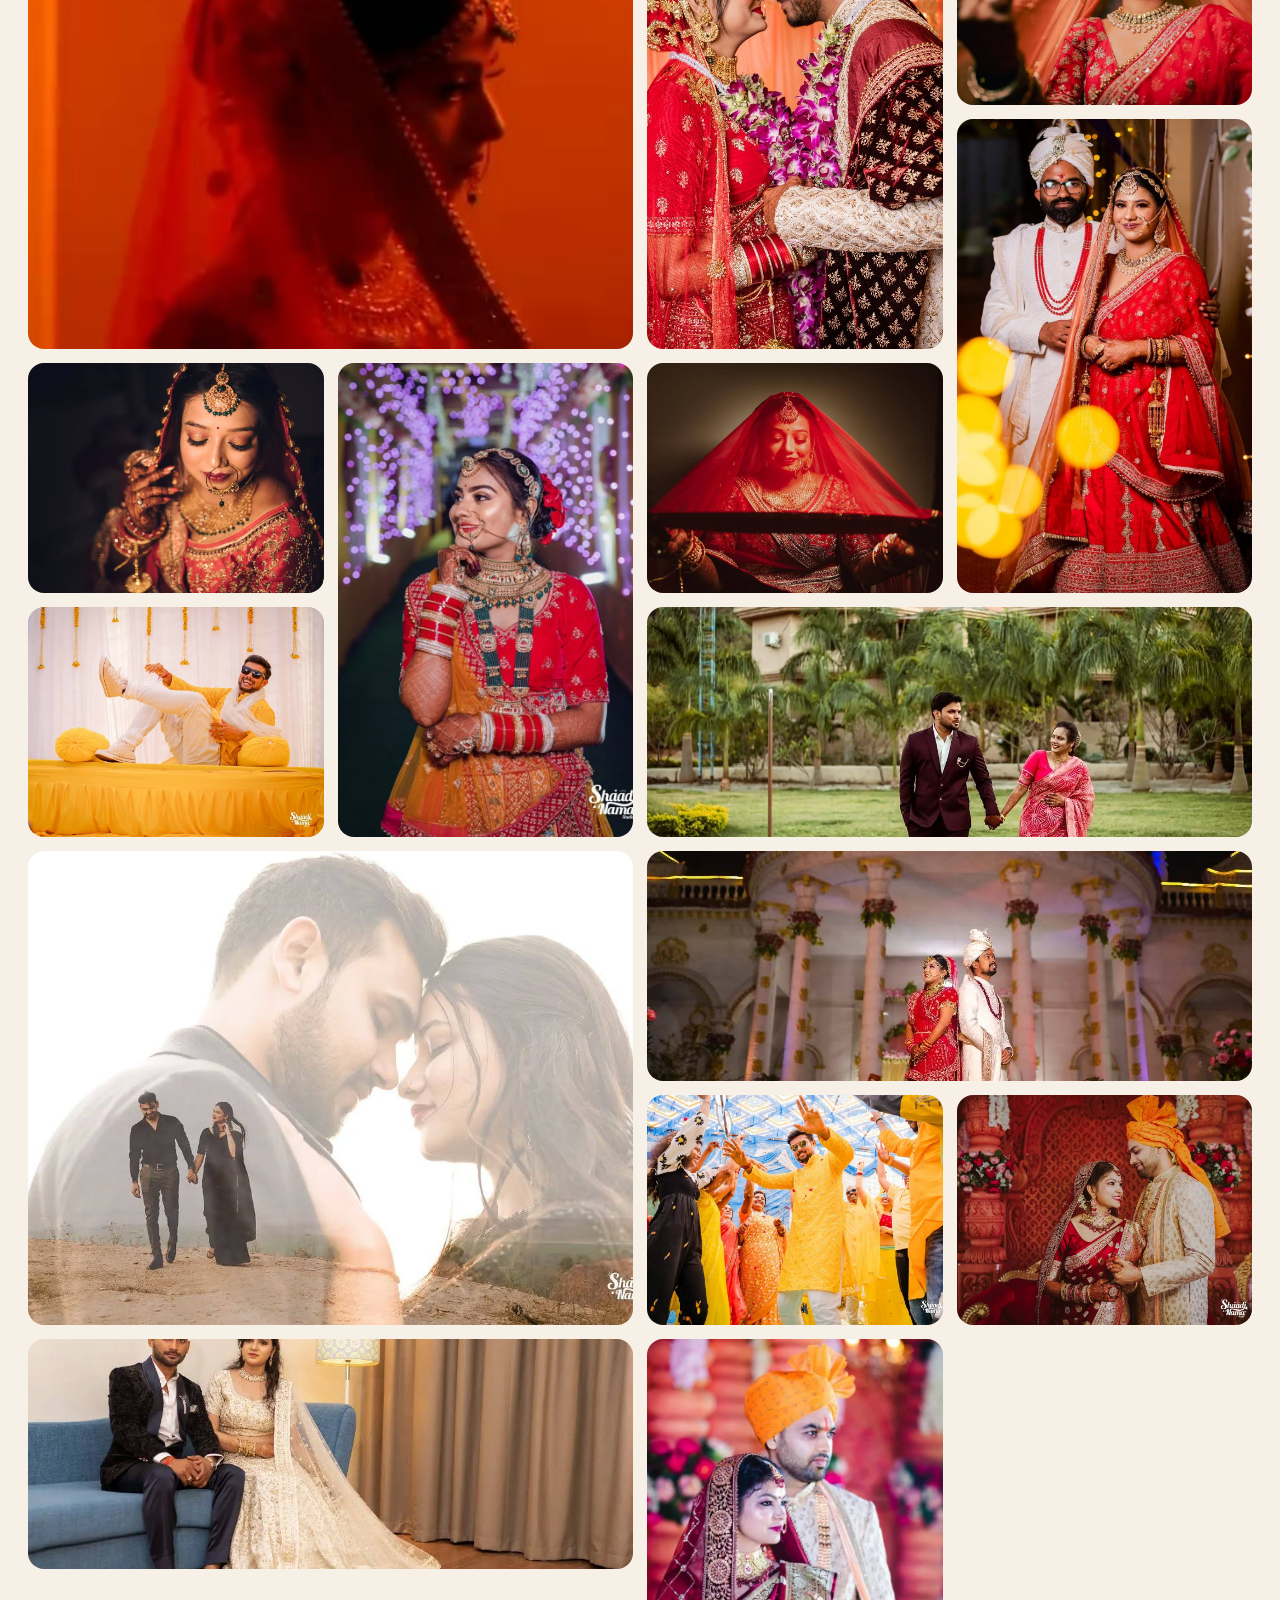
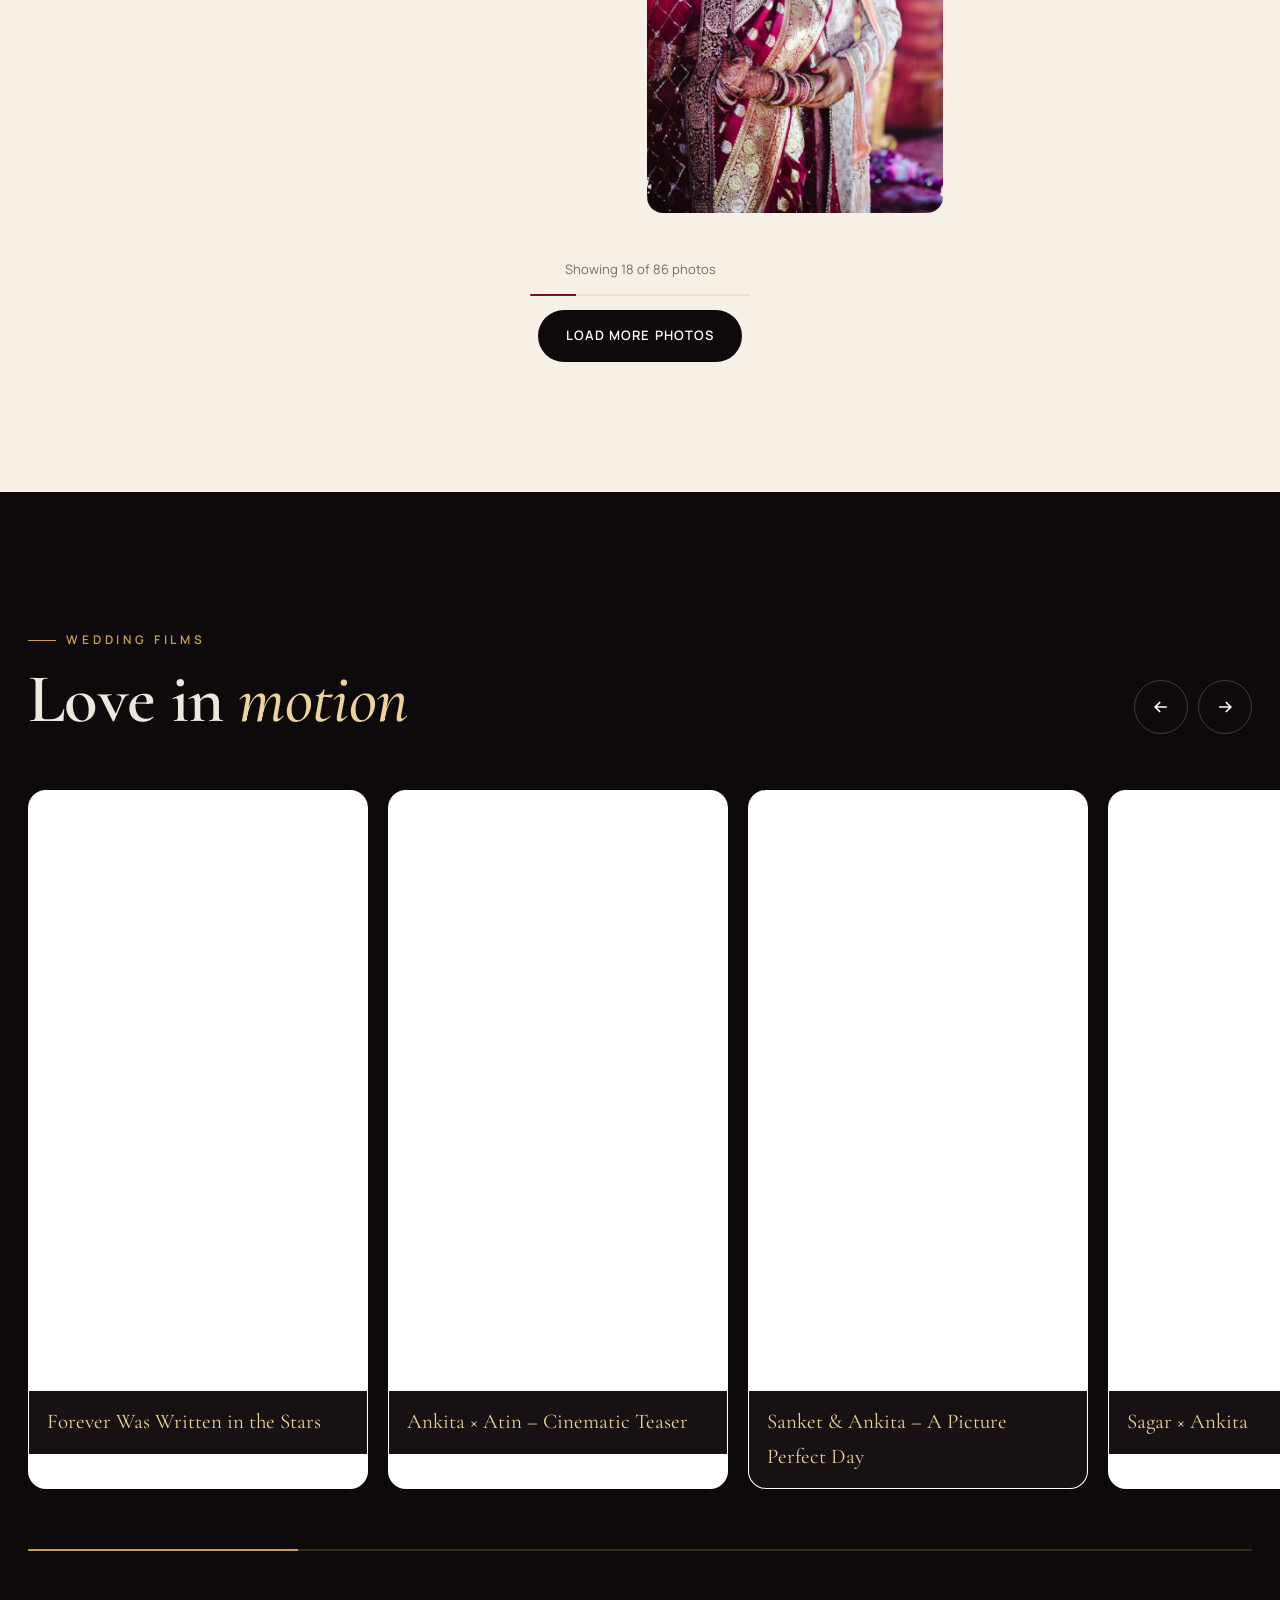
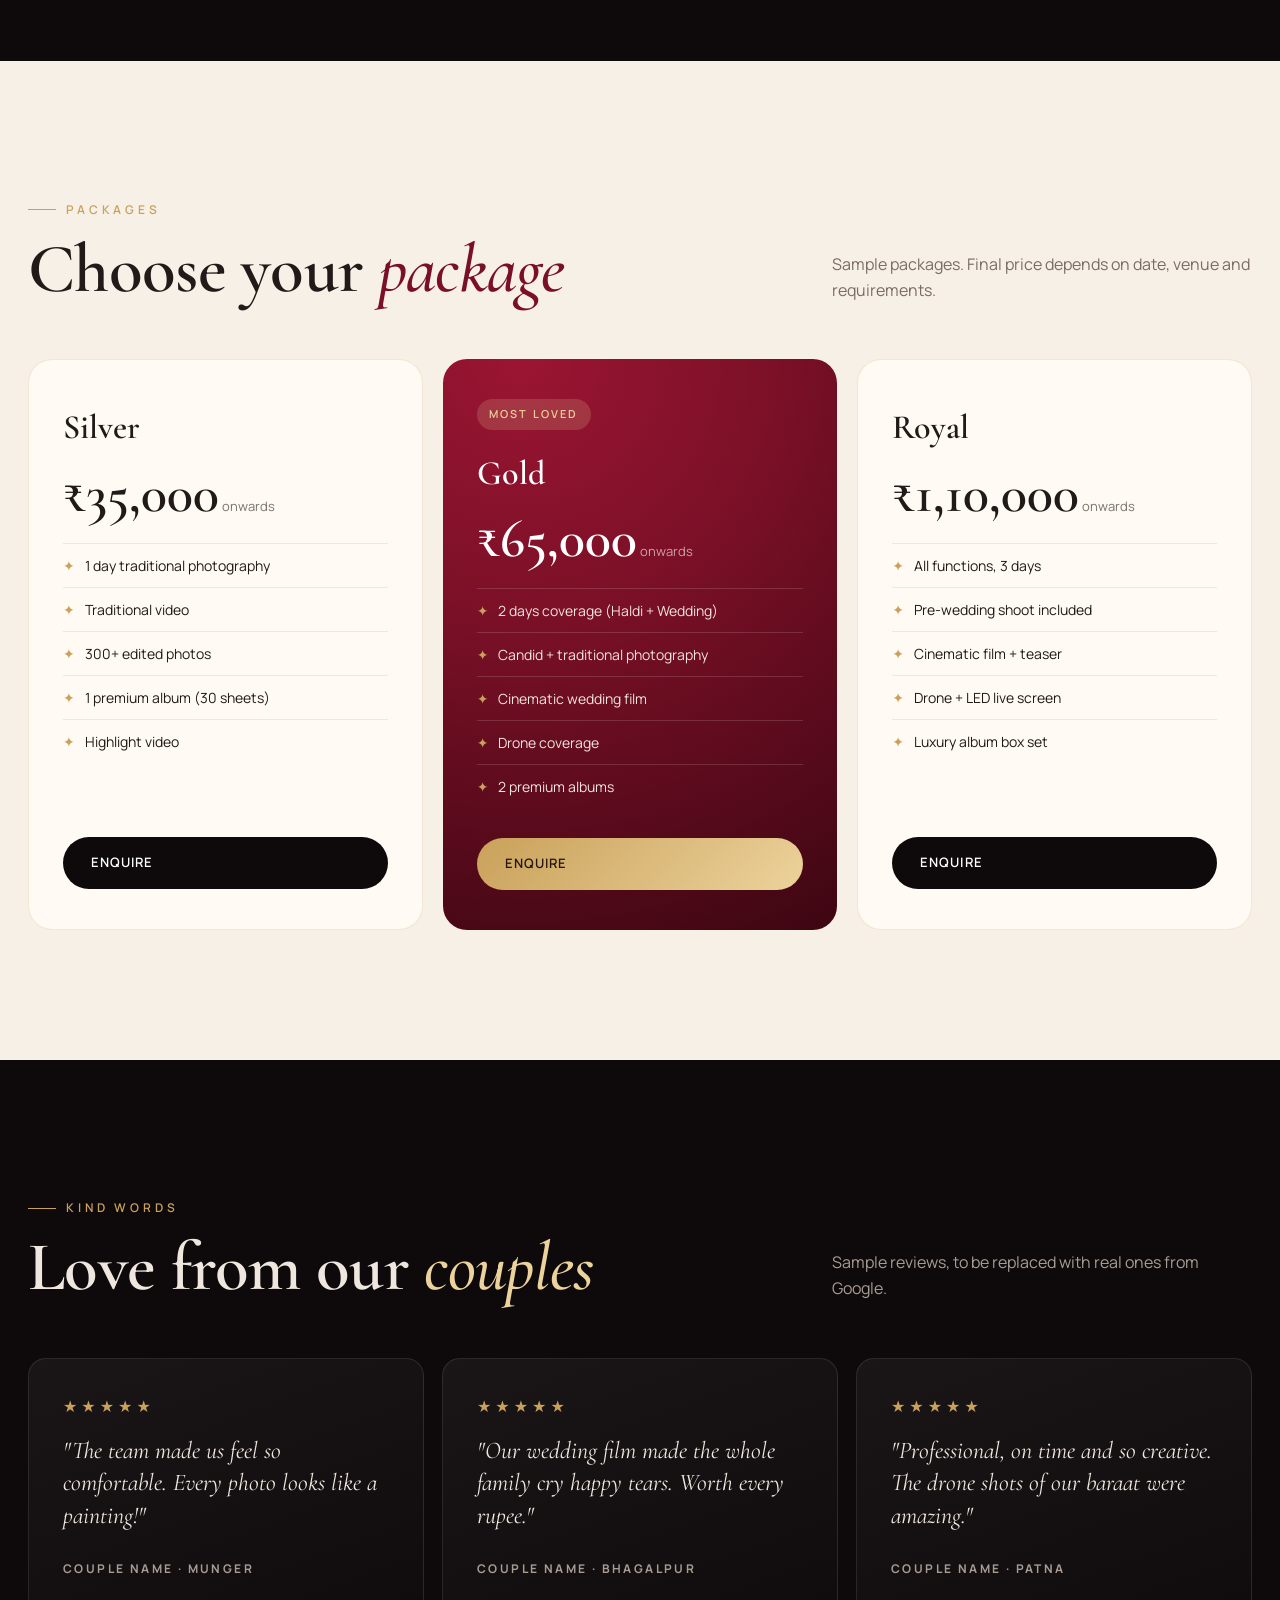
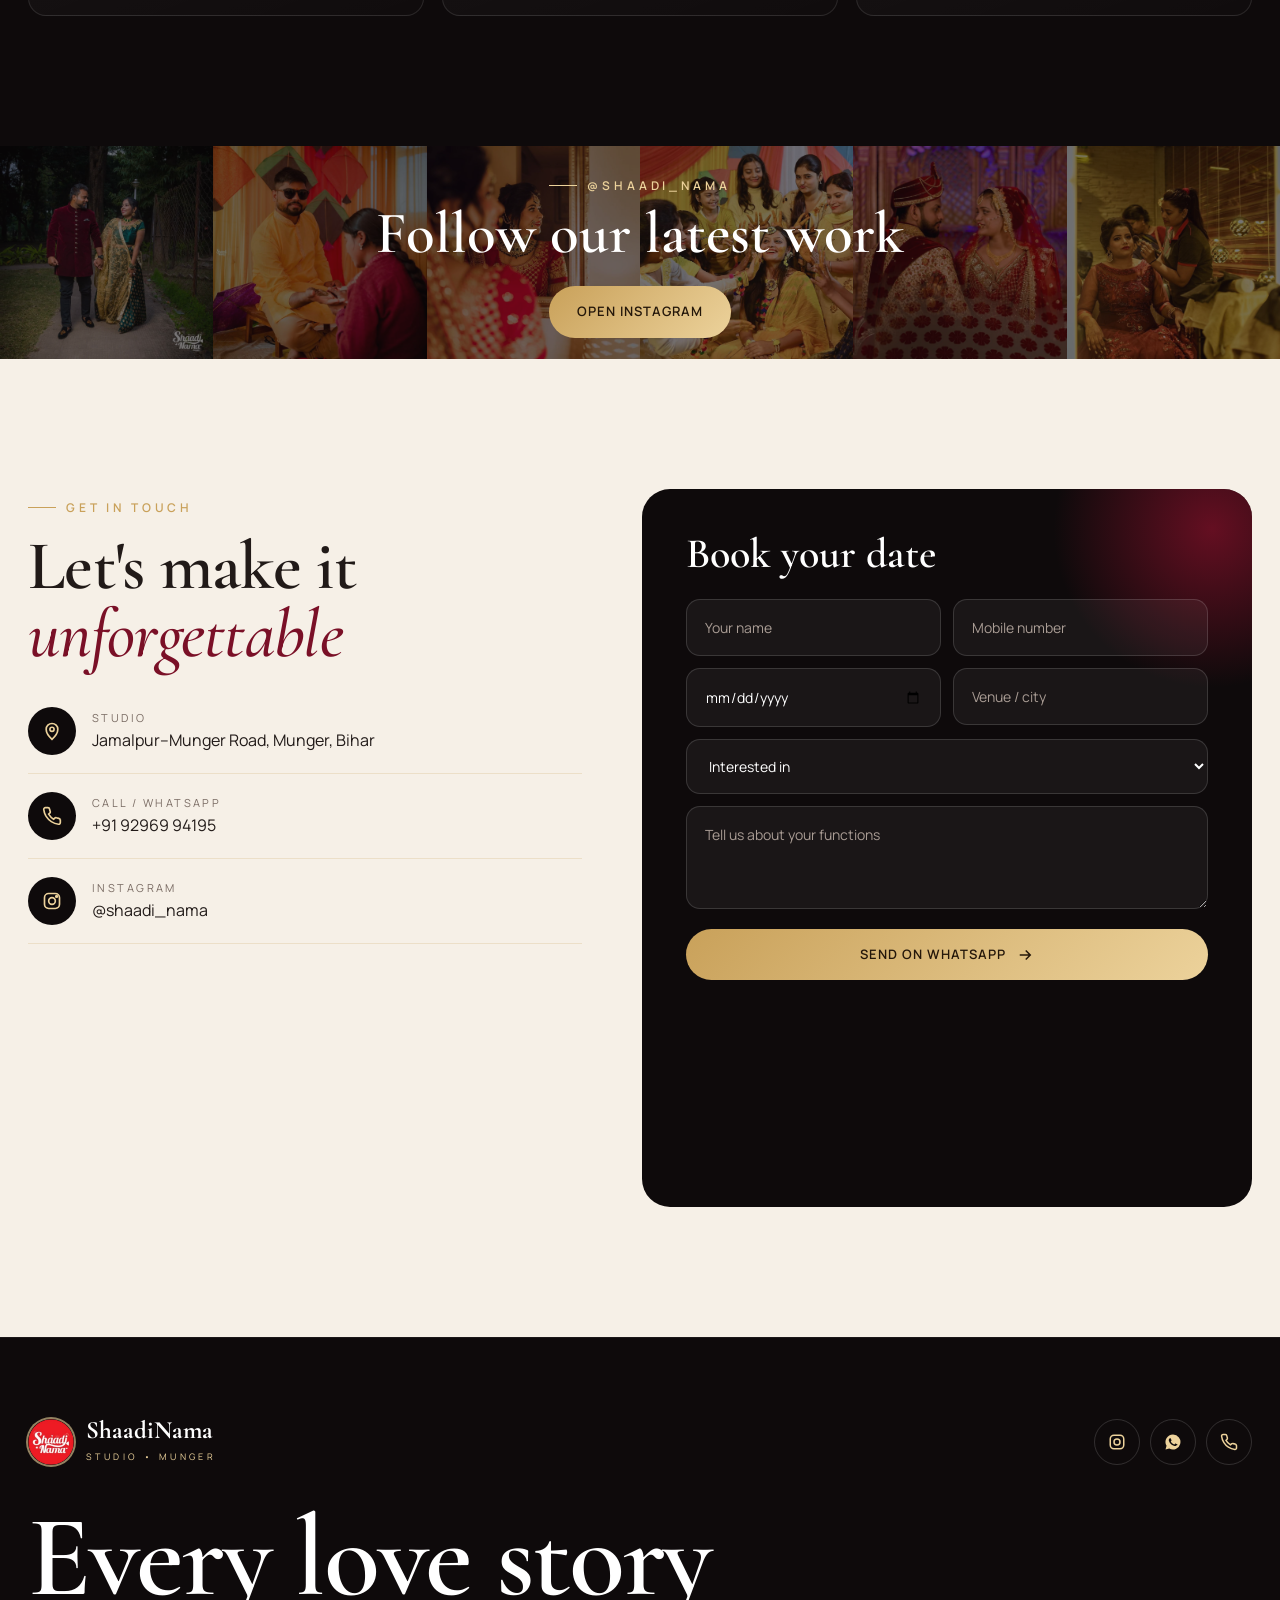
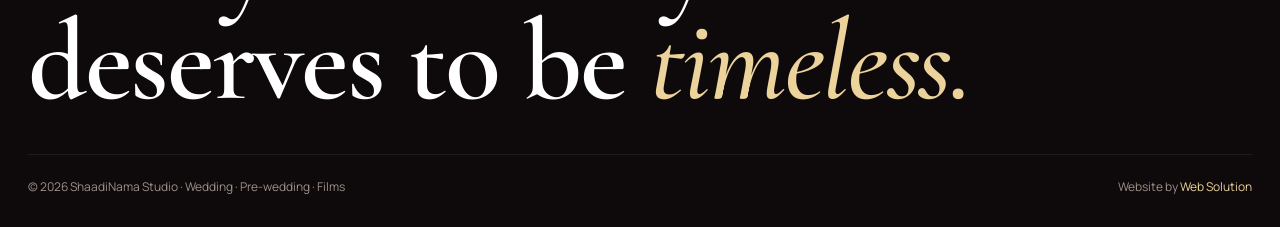
<file: shaadinama/index.html>
<!DOCTYPE html>
<html lang="en">
<head>
<meta charset="UTF-8">
<meta name="viewport" content="width=device-width, initial-scale=1.0">
<meta name="robots" content="noindex, nofollow">
<title>ShaadiNama Studio – Wedding Photography & Films, Munger</title>
<link rel="icon" type="image/webp" href="[data-uri]">
<meta name="description" content="ShaadiNama Studio, Munger – wedding, pre-wedding, candid photography and cinematic films across Bihar. Book your date on WhatsApp.">
<link rel="preconnect" href="https://fonts.googleapis.com"><link rel="preconnect" href="https://fonts.gstatic.com" crossorigin>
<link href="https://fonts.googleapis.com/css2?family=Cormorant+Garamond:ital,wght@0,500;0,600;0,700;1,500;1,600&family=Manrope:wght@300;400;500;600;700&display=swap" rel="stylesheet">
<style>
:root{--ink:#0e0a0b;--ink2:#171113;--ivory:#f6f0e7;--paper:#fffaf3;--gold:#c9a15a;--gold2:#ecd29b;--wine:#7a1027;--t:#211a18;--m:#7a6c64;--line:rgba(201,161,90,.22);--r:18px;--ease:cubic-bezier(.2,.7,.2,1)}
*{margin:0;padding:0;box-sizing:border-box}
html{scroll-behavior:smooth}
body{font-family:Manrope,system-ui,sans-serif;color:var(--t);background:var(--ivory);line-height:1.65;overflow-x:hidden;-webkit-font-smoothing:antialiased}
a{color:inherit;text-decoration:none}img{display:block;max-width:100%}button{font:inherit}
.serif{font-family:'Cormorant Garamond',Georgia,serif}
.wrap{max-width:1280px;margin:auto;padding:0 28px}
.logo{background:url([data-uri]) center/cover no-repeat;border-radius:50%}
.eyebrow{display:inline-flex;align-items:center;gap:10px;font-size:12px;letter-spacing:.32em;text-transform:uppercase;color:var(--gold);font-weight:600}
.eyebrow:before{content:"";width:28px;height:1px;background:currentColor}
h2.h{font-family:'Cormorant Garamond';font-weight:600;font-size:clamp(40px,5.4vw,76px);line-height:.98;letter-spacing:-.01em}
h2.h i{color:var(--wine);font-weight:500}
.dark h2.h i{color:var(--gold2)}
.btn{display:inline-flex;align-items:center;gap:10px;padding:15px 28px;border-radius:999px;font-size:13px;font-weight:600;letter-spacing:.08em;text-transform:uppercase;transition:.35s var(--ease);cursor:pointer;border:0;white-space:nowrap}
.btn-gold{background:linear-gradient(135deg,var(--gold),var(--gold2));color:#24170a}.btn-gold:hover{transform:translateY(-2px);box-shadow:0 14px 34px rgba(201,161,90,.4)}
.btn-ghost{border:1px solid rgba(255,255,255,.35);color:#fff;backdrop-filter:blur(8px);background:rgba(255,255,255,.06)}.btn-ghost:hover{background:#fff;color:var(--ink)}
.btn-dark{background:var(--ink);color:#fff}.btn-dark:hover{background:var(--wine)}
.arrow{width:18px;height:18px;transition:.3s}.btn:hover .arrow{transform:translateX(4px)}
/* preloader */
#pre{position:fixed;inset:0;background:var(--ink);z-index:999;display:grid;place-items:center;transition:opacity .7s,visibility .7s}
#pre.out{opacity:0;visibility:hidden}
#pre .l{width:92px;height:92px;animation:breathe 1.6s ease-in-out infinite;box-shadow:0 0 0 1px var(--gold),0 0 60px rgba(201,161,90,.35)}
@keyframes breathe{50%{transform:scale(.92)}}
/* nav */
nav{position:fixed;top:16px;left:0;right:0;z-index:60;transition:.4s var(--ease)}
nav .bar{max-width:1280px;margin:auto;padding:10px 12px 10px 14px;display:flex;align-items:center;justify-content:space-between;border-radius:999px;transition:.4s var(--ease);margin-inline:18px}
@media(min-width:1316px){nav .bar{margin-inline:auto}}
nav .bar{background:rgba(14,10,11,.45);backdrop-filter:blur(14px);border:1px solid rgba(255,255,255,.06)}
nav.solid .bar{background:rgba(14,10,11,.72);backdrop-filter:blur(18px) saturate(1.4);box-shadow:0 10px 40px rgba(0,0,0,.25);border:1px solid rgba(255,255,255,.08)}
.brand{color:#fff;display:flex;align-items:center;gap:12px}
.brand .seal{width:46px;height:46px;flex:none;box-shadow:0 0 0 2px rgba(236,210,155,.6)}
.brand b{font-family:'Cormorant Garamond';font-size:25px;font-weight:700;display:block;line-height:1}
.brand small{font-size:9px;letter-spacing:.38em;color:var(--gold2)}
.menu{display:flex;gap:6px;font-size:13px;font-weight:500}
.menu a{color:#e9e2dc;padding:9px 16px;border-radius:999px;transition:.3s}.menu a:hover{background:rgba(255,255,255,.1);color:#fff}
.burger{display:none;background:none;border:0;color:#fff;width:44px;height:44px;cursor:pointer}
/* hero */
.hero{position:relative;min-height:100vh;background:var(--ink);color:#fff;overflow:hidden;display:grid;grid-template-columns:1.05fr 1fr;align-items:center;padding:120px 0 60px}
.hero:before{content:"";position:absolute;inset:0;background:radial-gradient(circle at 15% 30%,rgba(122,16,39,.55),transparent 55%),radial-gradient(circle at 80% 90%,rgba(201,161,90,.18),transparent 50%)}
.hero-txt{position:relative;z-index:2;padding:0 40px 0 max(28px,calc((100vw - 1280px)/2 + 28px))}
.hero h1{font-family:'Cormorant Garamond';font-weight:600;font-size:clamp(52px,7.4vw,118px);line-height:.92;letter-spacing:-.015em;margin:22px 0 26px}
.hero h1 i{font-weight:500;background:linear-gradient(90deg,var(--gold),var(--gold2),var(--gold));-webkit-background-clip:text;background-clip:text;color:transparent;background-size:200%;animation:shine 6s linear infinite}
@keyframes shine{to{background-position:200%}}
.hero p.lead{max-width:470px;color:#cfc3bb;font-size:17px;font-weight:300;margin-bottom:34px}
.hero .cta{display:flex;gap:12px;flex-wrap:wrap}
.hstats{display:flex;gap:38px;margin-top:52px;padding-top:28px;border-top:1px solid rgba(255,255,255,.1)}
.hstats b{font-family:'Cormorant Garamond';font-size:40px;font-weight:600;line-height:1;color:var(--gold2);display:block}
.hstats span{font-size:12px;color:#a99c94;letter-spacing:.06em}
.cols{position:relative;height:100vh;margin-top:-120px;margin-bottom:-60px;display:grid;grid-template-columns:repeat(3,1fr);gap:14px;padding-right:18px;-webkit-mask:linear-gradient(transparent,#000 14%,#000 86%,transparent);mask:linear-gradient(transparent,#000 14%,#000 86%,transparent)}
.col{display:flex;flex-direction:column;gap:14px;animation:up 60s linear infinite}
.col:nth-child(2){animation-name:down;animation-duration:70s}
.col:nth-child(3){animation-duration:54s}
.col img{width:100%;aspect-ratio:3/4;object-fit:cover;border-radius:16px}
@keyframes up{to{transform:translateY(-50%)}}@keyframes down{from{transform:translateY(-50%)}to{transform:translateY(0)}}
.hero:hover .col{animation-play-state:paused}
/* marquee */
.marquee{background:var(--wine);color:var(--gold2);overflow:hidden;padding:22px 0;border-block:1px solid rgba(255,255,255,.08)}
.marquee .track{display:flex;gap:46px;width:max-content;animation:mq 38s linear infinite;font-family:'Cormorant Garamond';font-size:clamp(28px,3.4vw,46px);font-style:italic;white-space:nowrap}
.marquee .track span:nth-child(even){color:transparent;-webkit-text-stroke:1px rgba(236,210,155,.7);font-style:normal}
@keyframes mq{to{transform:translateX(-50%)}}
/* section shell */
section{padding:130px 0;position:relative}
.dark{background:var(--ink);color:#eee6df}
.shead{display:flex;justify-content:space-between;align-items:end;gap:40px;margin-bottom:56px;flex-wrap:wrap}
.shead p{max-width:420px;color:var(--m)}.dark .shead p{color:#a99c94}
/* about */
.about{display:grid;grid-template-columns:1fr 1fr;gap:90px;align-items:center}
.stack{position:relative;height:640px}
.stack img{position:absolute;object-fit:cover;border-radius:var(--r);box-shadow:0 40px 80px -30px rgba(40,10,10,.5)}
.stack .a{width:68%;height:82%;left:0;top:0}
.stack .b{width:52%;height:58%;right:0;bottom:0;border:8px solid var(--ivory)}
.stack .badge{position:absolute;left:52%;top:10%;background:var(--paper);border-radius:16px;padding:16px 20px;box-shadow:0 20px 50px rgba(0,0,0,.15);display:flex;gap:12px;align-items:center;animation:float 5s ease-in-out infinite}
.badge b{font-family:'Cormorant Garamond';font-size:34px;line-height:1;color:var(--wine)}.badge small{display:block;font-size:12px;color:var(--m);line-height:1.3}
@keyframes float{50%{transform:translateY(-10px)}}
.about p{color:var(--m);margin:22px 0 0;font-size:16px}
.pills{display:flex;flex-wrap:wrap;gap:10px;margin-top:30px}
.pills span{border:1px solid var(--line);padding:9px 16px;border-radius:999px;font-size:13px;background:var(--paper)}
/* services */
.svcs{display:grid;grid-template-columns:repeat(3,1fr);gap:18px}
.svc{position:relative;height:420px;border-radius:var(--r);overflow:hidden;isolation:isolate}
.svc img{position:absolute;inset:0;width:100%;height:100%;object-fit:cover;z-index:-2;transition:transform 1.2s var(--ease)}
.svc:after{content:"";position:absolute;inset:0;z-index:-1;background:linear-gradient(180deg,rgba(14,10,11,.05) 30%,rgba(14,10,11,.92));transition:.5s}
.svc:hover img{transform:scale(1.08)}.svc:hover:after{background:linear-gradient(180deg,rgba(122,16,39,.25),rgba(14,10,11,.95))}
.svc .in{position:absolute;inset:auto 0 0 0;padding:28px}
.svc .n{font-size:12px;letter-spacing:.3em;color:var(--gold2)}
.svc h3{font-family:'Cormorant Garamond';font-size:32px;font-weight:600;color:#fff;line-height:1.05;margin:6px 0 8px}
.svc p{font-size:14px;color:#d8cdc6;max-height:0;opacity:0;overflow:hidden;transition:.5s var(--ease)}
.svc:hover p{max-height:90px;opacity:1}
/* signature carousel */
.sig{padding-bottom:0}
.rail{display:flex;gap:20px;overflow-x:auto;scroll-snap-type:x mandatory;scroll-padding-inline:max(28px,calc((100vw - 1280px)/2 + 28px));padding:0 max(28px,calc((100vw - 1280px)/2 + 28px)) 30px;scrollbar-width:none;cursor:grab}
.rail::-webkit-scrollbar{display:none}.rail.drag{cursor:grabbing;scroll-snap-type:none}
.card{flex:0 0 clamp(260px,26vw,380px);scroll-snap-align:start;position:relative;border-radius:var(--r);overflow:hidden;aspect-ratio:3/4.3}
.card img{width:100%;height:100%;object-fit:cover;transition:transform 1.2s var(--ease);pointer-events:none}
.card:hover img{transform:scale(1.06)}
.card .no{position:absolute;top:18px;left:20px;font-family:'Cormorant Garamond';font-size:56px;line-height:1;color:#fff;opacity:.9;text-shadow:0 4px 20px rgba(0,0,0,.4)}
.card .tg{position:absolute;bottom:18px;left:18px;right:18px;display:flex;justify-content:space-between;align-items:center;padding:12px 16px;border-radius:12px;background:rgba(14,10,11,.45);backdrop-filter:blur(12px);color:#fff;font-size:13px;border:1px solid rgba(255,255,255,.12)}
.rctl{display:flex;gap:10px;align-items:center}
.rbtn{width:54px;height:54px;border-radius:50%;border:1px solid var(--line);background:var(--paper);cursor:pointer;display:grid;place-items:center;transition:.3s}
.rbtn:hover{background:var(--ink);color:#fff}
.dark .rbtn{background:transparent;color:#fff;border-color:rgba(255,255,255,.2)}.dark .rbtn:hover{background:#fff;color:var(--ink)}
.prog{height:2px;background:var(--line);margin:30px auto 0;max-width:1224px;border-radius:2px;overflow:hidden}.prog i{display:block;height:100%;width:20%;background:var(--wine);transition:width .2s}
.dark .prog i{background:var(--gold)}
/* gallery */
.gtools{position:sticky;top:100px;z-index:20;display:flex;justify-content:center;margin-bottom:34px}
.seg{position:relative;display:flex;gap:2px;padding:6px;border-radius:999px;background:rgba(255,250,243,.82);backdrop-filter:blur(14px);box-shadow:0 10px 30px rgba(60,20,10,.08);border:1px solid var(--line);overflow-x:auto;max-width:100%;scrollbar-width:none}
.seg::-webkit-scrollbar{display:none}
.seg .ind{position:absolute;top:6px;bottom:6px;left:0;border-radius:999px;background:var(--ink);transition:.45s var(--ease);z-index:0}
.seg button{position:relative;z-index:1;border:0;background:none;padding:10px 20px;border-radius:999px;font-size:13px;font-weight:600;cursor:pointer;color:var(--t);transition:color .3s;white-space:nowrap}
.seg button sup{font-size:10px;opacity:.55;margin-left:3px}
.seg button.on{color:#fff}
.bento{display:grid;grid-template-columns:repeat(4,1fr);grid-auto-rows:230px;grid-auto-flow:dense;gap:14px}
.tile{position:relative;border-radius:16px;overflow:hidden;cursor:zoom-in;background:#e8ddd0;opacity:0;transform:translateY(30px) scale(.98);transition:opacity .8s var(--ease),transform .8s var(--ease)}
.tile.in{opacity:1;transform:none}
.tile.p{grid-row:span 2}.tile.l{grid-column:span 2}.tile.f{grid-column:span 2;grid-row:span 2}
.tile img{width:100%;height:100%;object-fit:cover;transition:transform 1.1s var(--ease),filter .6s}
.tile:hover img{transform:scale(1.07)}
.tile:after{content:"";position:absolute;inset:0;background:linear-gradient(180deg,transparent 45%,rgba(14,10,11,.8));opacity:0;transition:.5s}
.tile:hover:after{opacity:1}
.tile .meta{position:absolute;left:18px;right:18px;bottom:16px;z-index:2;color:#fff;display:flex;justify-content:space-between;align-items:end;transform:translateY(14px);opacity:0;transition:.5s var(--ease)}
.tile:hover .meta{transform:none;opacity:1}
.tile .meta small{display:block;font-size:10px;letter-spacing:.28em;text-transform:uppercase;color:var(--gold2)}
.tile .meta b{font-family:'Cormorant Garamond';font-size:24px;font-weight:600;line-height:1.1}
.tile .zoom{width:40px;height:40px;flex:none;border-radius:50%;background:rgba(255,255,255,.18);backdrop-filter:blur(8px);display:grid;place-items:center;border:1px solid rgba(255,255,255,.3)}
.gmore{display:flex;flex-direction:column;align-items:center;gap:14px;margin-top:46px}
.gmore .cnt{font-size:13px;color:var(--m)}.gmore .bar{width:220px;height:2px;background:var(--line);border-radius:2px;overflow:hidden}.gmore .bar i{display:block;height:100%;background:var(--wine);transition:width .6s var(--ease)}
/* lightbox */
#lb{position:fixed;inset:0;z-index:300;display:flex;flex-direction:column;opacity:0;visibility:hidden;transition:.4s;background:#050304}
#lb.on{opacity:1;visibility:visible}
#lb .bg{position:absolute;inset:-60px;background-size:cover;background-position:center;filter:blur(50px) brightness(.35) saturate(1.3);transform:scale(1.1);transition:background-image .4s}
#lb .top{position:relative;display:flex;justify-content:space-between;align-items:center;padding:18px 24px;color:#fff;z-index:2}
#lb .top .c{font-size:13px;letter-spacing:.2em;color:#d9cbc0}
#lb .stage{position:relative;flex:1;display:grid;place-items:center;min-height:0;padding:0 90px;z-index:1}
#lb .stage img{max-width:min(100%,calc(100vw - 200px));max-height:calc(100vh - 240px);object-fit:contain;border-radius:10px;box-shadow:0 30px 90px rgba(0,0,0,.6);transition:opacity .35s,transform .45s var(--ease)}
#lb .stage img.sw{opacity:0;transform:scale(.97)}
#lb .info{position:relative;z-index:2;text-align:center;color:#fff;padding:14px 20px 6px}
#lb .info small{font-size:11px;letter-spacing:.3em;color:var(--gold2);text-transform:uppercase}
#lb .info b{display:block;font-family:'Cormorant Garamond';font-size:28px;font-weight:600}
.lbtn{position:absolute;top:50%;transform:translateY(-50%);width:56px;height:56px;border-radius:50%;border:1px solid rgba(255,255,255,.2);background:rgba(255,255,255,.08);backdrop-filter:blur(10px);color:#fff;cursor:pointer;display:grid;place-items:center;z-index:3;transition:.3s}
.lbtn:hover{background:#fff;color:#000}.lbtn.p{left:22px}.lbtn.n{right:22px}
.icon{width:44px;height:44px;border-radius:50%;border:1px solid rgba(255,255,255,.2);background:rgba(255,255,255,.08);color:#fff;cursor:pointer;display:grid;place-items:center}
#lb .thumbs{position:relative;z-index:2;display:flex;gap:8px;overflow-x:auto;padding:12px 24px 20px;scrollbar-width:none;justify-content:safe center}
#lb .thumbs::-webkit-scrollbar{display:none}
#lb .thumbs img{width:58px;height:58px;flex:none;object-fit:cover;border-radius:10px;opacity:.4;cursor:pointer;transition:.3s;border:2px solid transparent}
#lb .thumbs img.on{opacity:1;border-color:var(--gold2);transform:translateY(-3px)}
/* films */
.reel{flex:0 0 340px;scroll-snap-align:start;border-radius:var(--r);overflow:hidden;background:#fff;border:1px solid rgba(255,255,255,.1)}
.reel iframe{width:100%;height:600px;border:0;display:block}
.reel p{padding:14px 18px;background:var(--ink2);color:var(--gold2);font-family:'Cormorant Garamond';font-size:21px}
/* packages */
.packs{display:grid;grid-template-columns:repeat(3,1fr);gap:20px;align-items:stretch}
.pack{background:var(--paper);border-radius:24px;padding:40px 34px;border:1px solid var(--line);display:flex;flex-direction:column;transition:.4s var(--ease)}
.pack:hover{transform:translateY(-6px);box-shadow:0 30px 60px -20px rgba(60,20,10,.25)}
.pack.best{background:radial-gradient(circle at 20% 0,#9b1532,var(--wine) 40%,#3d0612);color:#fff;border:0;position:relative}
.pack .tag{align-self:flex-start;background:rgba(236,210,155,.18);color:var(--gold2);font-size:11px;letter-spacing:.2em;padding:6px 12px;border-radius:999px;margin-bottom:16px;font-weight:600}
.pack h3{font-family:'Cormorant Garamond';font-size:34px;font-weight:600}
.pr{font-family:'Cormorant Garamond';font-size:54px;font-weight:600;line-height:1;margin:10px 0 22px}.pr small{font-family:Manrope;font-size:13px;opacity:.6;font-weight:400}
.pack ul{list-style:none;margin-bottom:30px;flex:1}.pack li{padding:10px 0;border-top:1px solid var(--line);font-size:14px;display:flex;gap:10px}.pack li:before{content:"✦";color:var(--gold)}
.pack.best li{border-color:rgba(255,255,255,.14);color:#f3e5dc}
.note{text-align:center;color:var(--m);font-size:13px;margin-top:22px}
/* reviews */
.revs{display:grid;grid-template-columns:repeat(3,1fr);gap:18px}
.rev{border:1px solid rgba(255,255,255,.1);border-radius:var(--r);padding:34px;background:linear-gradient(160deg,rgba(255,255,255,.05),rgba(255,255,255,.01))}
.rev .st{color:var(--gold);letter-spacing:4px}.rev p{font-family:'Cormorant Garamond';font-size:24px;font-style:italic;line-height:1.35;margin:16px 0 22px;color:#f1e7df}.rev b{font-size:12px;letter-spacing:.2em;color:#a99c94;text-transform:uppercase}
/* insta */
.insta{position:relative;display:grid;grid-template-columns:repeat(6,1fr);overflow:hidden}
.insta img{width:100%;aspect-ratio:1;object-fit:cover;transition:.6s}.insta img:hover{transform:scale(1.05)}
.insta .ov{position:absolute;inset:0;display:grid;place-items:center;background:rgba(14,10,11,.55);text-align:center;color:#fff;padding:20px}
.insta .ov h2{font-family:'Cormorant Garamond';font-size:clamp(34px,4.6vw,64px);font-weight:600;line-height:1;margin:10px 0 22px}
/* contact */
.contact{display:grid;grid-template-columns:1fr 1.1fr;gap:60px}
.crow{display:flex;gap:16px;align-items:center;padding:18px 0;border-bottom:1px solid var(--line)}
.crow .ic{width:48px;height:48px;border-radius:50%;background:var(--ink);color:var(--gold2);display:grid;place-items:center;flex:none}
.crow small{display:block;font-size:11px;letter-spacing:.22em;color:var(--m);text-transform:uppercase}
.map{width:100%;height:230px;border:0;border-radius:var(--r);margin-top:26px;filter:grayscale(.4) sepia(.2)}
form{background:var(--ink);color:#fff;padding:44px;border-radius:28px;position:relative;overflow:hidden}
form:before{content:"";position:absolute;width:320px;height:320px;right:-120px;top:-120px;background:radial-gradient(var(--wine),transparent 70%);opacity:.8}
form h3{position:relative;font-family:'Cormorant Garamond';font-size:42px;font-weight:600;line-height:1;margin-bottom:24px}
.two{display:grid;grid-template-columns:1fr 1fr;gap:12px}
.fld{position:relative;margin-bottom:12px}
input,select,textarea{width:100%;padding:16px 18px;border:1px solid rgba(255,255,255,.14);border-radius:14px;font:inherit;font-size:14px;background:rgba(255,255,255,.05);color:#fff;transition:.3s}
select option{color:#000}
input::placeholder,textarea::placeholder{color:#a99c94}
input:focus,select:focus,textarea:focus{outline:0;border-color:var(--gold);background:rgba(255,255,255,.09)}
footer{background:var(--ink);color:#9d9089;padding:80px 0 30px;font-size:14px;border-top:1px solid rgba(255,255,255,.06)}
.fgrid{display:flex;justify-content:space-between;align-items:center;gap:30px;flex-wrap:wrap}
.big{font-family:'Cormorant Garamond';font-size:clamp(48px,9vw,140px);line-height:.9;color:#fff;font-weight:600;margin:40px 0;letter-spacing:-.02em}
.big i{color:var(--gold2);font-weight:500}
.soc{display:flex;gap:10px}.soc a{width:46px;height:46px;border:1px solid rgba(255,255,255,.15);border-radius:50%;display:grid;place-items:center;color:var(--gold2);transition:.3s}.soc a:hover{background:var(--gold);color:#000}
.credit{border-top:1px solid rgba(255,255,255,.08);margin-top:30px;padding-top:22px;font-size:12px;display:flex;justify-content:space-between;flex-wrap:wrap;gap:10px}.credit a{color:var(--gold2)}
.wa{position:fixed;right:22px;bottom:22px;z-index:90;width:60px;height:60px;border-radius:50%;background:#25D366;color:#fff;display:grid;place-items:center;box-shadow:0 10px 30px rgba(37,211,102,.45);transition:.3s}.wa:hover{transform:scale(1.08)}
.demo{position:fixed;left:16px;bottom:16px;z-index:90;background:rgba(14,10,11,.8);backdrop-filter:blur(10px);color:#e8d9c7;font-size:12px;padding:8px 14px;border-radius:999px;border:1px solid var(--line)}
.rv{opacity:0;transform:translateY(40px);transition:1s var(--ease)}.rv.show{opacity:1;transform:none}
@media(max-width:1080px){
 .hero{grid-template-columns:1fr;padding:0}
 .hero-txt{padding:140px 28px 90px;background:linear-gradient(180deg,rgba(14,10,11,.55),rgba(14,10,11,.85) 60%,var(--ink))}
 .cols{position:absolute;inset:0;margin:0;opacity:.55;padding:0 10px;height:auto}
 .about,.contact{grid-template-columns:1fr;gap:60px}.stack{height:520px}
 .svcs,.packs,.revs{grid-template-columns:1fr 1fr}
 .bento{grid-template-columns:repeat(3,1fr)}
}
@media(max-width:860px){
 .menu{position:fixed;inset:78px 18px auto 18px;flex-direction:column;background:rgba(14,10,11,.96);backdrop-filter:blur(18px);padding:16px;border-radius:24px;gap:4px;display:none}.menu.open{display:flex}
 .burger{display:grid;place-items:center}.nav-btn{display:none}
 nav .bar{background:rgba(14,10,11,.72);backdrop-filter:blur(18px)}
}
@media(max-width:680px){
 #lb .stage img{max-width:100%;max-height:calc(100vh - 220px)}
 section{padding:90px 0}.wrap{padding:0 18px}
 .svcs,.packs,.revs{grid-template-columns:1fr}.svc{height:340px}.svc p{max-height:90px;opacity:1}
 .bento{grid-template-columns:repeat(2,1fr);grid-auto-rows:170px;gap:10px}
 .tile.l{grid-column:span 2}.tile.f{grid-column:span 2;grid-row:span 2}
 .tile .meta{opacity:1;transform:none}.tile:after{opacity:.8}
 .tile .meta b{font-size:18px}.tile .zoom{display:none}
 .hstats{gap:22px}.hstats b{font-size:32px}
 .insta{grid-template-columns:repeat(3,1fr)}
 #lb .stage{padding:0 10px}.lbtn{display:none}
 form{padding:28px}.two{grid-template-columns:1fr}.demo{display:none}
 .stack{height:440px}.badge b{font-size:26px}
 .gtools{top:92px}
}
@media(prefers-reduced-motion:reduce){*{animation:none!important;transition:none!important}.tile,.rv{opacity:1;transform:none}}
</style>
</head>
<body>
<div id="pre"><div class="l logo"></div></div>

<nav id="nav"><div class="bar">
  <a href="#home" class="brand"><div class="seal logo" role="img" aria-label="ShaadiNama logo"></div><div><b>ShaadiNama</b><small>STUDIO • MUNGER</small></div></a>
  <div class="menu" id="menu"><a href="#about">Studio</a><a href="#services">Services</a><a href="#gallery">Portfolio</a><a href="#films">Films</a><a href="#packages">Packages</a><a href="#contact">Contact</a></div>
  <a href="#contact" class="btn btn-gold nav-btn">Book a date</a>
  <button class="burger" id="burger" aria-label="Menu"><svg width="22" height="22" viewBox="0 0 24 24" fill="none" stroke="currentColor" stroke-width="2"><path d="M4 7h16M4 12h16M4 17h10"/></svg></button>
</div></nav>

<header class="hero" id="home">
  <div class="hero-txt">
    <span class="eyebrow">Wedding Photography &amp; Films · Bihar</span>
    <h1>Love stories,<br>told <i>beautifully.</i></h1>
    <p class="lead">From the first haldi smile to the last vidaai tear, we capture the emotions, colours and traditions of your big day with a modern, cinematic eye.</p>
    <div class="cta">
      <a href="#gallery" class="btn btn-gold">Explore portfolio <svg class="arrow" viewBox="0 0 24 24" fill="none" stroke="currentColor" stroke-width="2"><path d="M5 12h14M13 6l6 6-6 6"/></svg></a>
      <a href="https://wa.me/919296994195?text=Hi%20ShaadiNama%20Studio%2C%20I%20want%20to%20check%20availability%20for%20my%20wedding%20date" target="_blank" class="btn btn-ghost">Check availability</a>
    </div>
    <div class="hstats"><div><b>4.6★</b><span>Google rating</span></div><div><b>100+</b><span>Stories shared</span></div><div><b>1.2k</b><span>Instagram family</span></div></div>
  </div>
  <div class="cols" id="cols"></div>
</header>

<div class="marquee"><div class="track" id="mq"></div></div>

<section id="about"><div class="wrap about">
  <div class="stack rv">
    <img class="a" src="gallery/g16.jpg" alt="Bride portrait by ShaadiNama" loading="lazy">
    <img class="b" src="gallery/g10.jpg" alt="Couple portrait by ShaadiNama" loading="lazy">
    <div class="badge"><b>4.6★</b><small>63 Google<br>reviews</small></div>
  </div>
  <div class="rv">
    <span class="eyebrow">The Studio</span>
    <h2 class="h" style="margin-top:18px">We don't just click photos. <i>We tell your story.</i></h2>
    <p>ShaadiNama Studio is a passionate team of wedding photographers and filmmakers from Munger, Bihar. We blend traditional coverage with candid storytelling and cinematic films, so every ritual and every emotion is preserved forever.</p>
    <p>Whether it's an intimate ceremony at home or a grand celebration, we travel across Bihar and beyond: Patna, Bhagalpur, Gaya, Varanasi, Lucknow.</p>
    <div class="pills"><span>💍 Weddings</span><span>🌸 Pre-wedding</span><span>🎬 Cinematic films</span><span>👗 Fashion</span><span>🚁 Drone</span></div>
  </div>
</div></section>

<section id="services" class="dark"><div class="wrap">
  <div class="shead"><div><span class="eyebrow">What we do</span><h2 class="h" style="margin-top:16px">Crafted for <i>every moment</i></h2></div><p>Complete coverage from roka to reception, by one team, with one consistent look.</p></div>
  <div class="svcs" id="svcs"></div>
</div></section>

<section class="sig" id="sig"><div class="wrap shead">
  <div><span class="eyebrow">Signature frames</span><h2 class="h" style="margin-top:16px">Brides we've <i>adored</i></h2></div>
  <div class="rctl"><button class="rbtn" data-rail="sigRail" data-d="-1" aria-label="Previous"><svg width="20" height="20" viewBox="0 0 24 24" fill="none" stroke="currentColor" stroke-width="2"><path d="M19 12H5M11 6l-6 6 6 6"/></svg></button><button class="rbtn" data-rail="sigRail" data-d="1" aria-label="Next"><svg width="20" height="20" viewBox="0 0 24 24" fill="none" stroke="currentColor" stroke-width="2"><path d="M5 12h14M13 6l6 6-6 6"/></svg></button></div>
</div>
<div class="rail" id="sigRail"></div>
<div class="prog" data-for="sigRail"><i></i></div>
</section>

<section id="gallery"><div class="wrap">
  <div class="shead"><div><span class="eyebrow">The portfolio</span><h2 class="h" style="margin-top:16px">Moments we've <i>captured</i></h2></div><p><b id="total"></b> frames from real weddings across Bihar. Tap any photo to view it full screen.</p></div>
  <div class="gtools"><div class="seg" id="seg"><span class="ind"></span></div></div>
  <div class="bento" id="bento"></div>
  <div class="gmore"><div class="cnt" id="gcnt"></div><div class="bar"><i id="gbar"></i></div><button class="btn btn-dark" id="gload">Load more photos</button></div>
</div></section>

<div id="lb" aria-hidden="true">
  <div class="bg"></div>
  <div class="top"><span class="c" id="lbc"></span><div style="display:flex;gap:10px"><a class="btn btn-gold" id="lbbook" target="_blank" style="padding:11px 18px;font-size:11px">Book this look</a><button class="icon" id="lbx" aria-label="Close"><svg width="18" height="18" viewBox="0 0 24 24" fill="none" stroke="currentColor" stroke-width="2"><path d="M6 6l12 12M18 6L6 18"/></svg></button></div></div>
  <div class="stage"><img id="lbi" alt=""><button class="lbtn p" id="lbp" aria-label="Previous"><svg width="22" height="22" viewBox="0 0 24 24" fill="none" stroke="currentColor" stroke-width="2"><path d="M15 6l-6 6 6 6"/></svg></button><button class="lbtn n" id="lbn" aria-label="Next"><svg width="22" height="22" viewBox="0 0 24 24" fill="none" stroke="currentColor" stroke-width="2"><path d="M9 6l6 6-6 6"/></svg></button></div>
  <div class="info"><small id="lbk"></small><b id="lbt"></b></div>
  <div class="thumbs" id="lbth"></div>
</div>

<section id="films" class="dark" style="padding-bottom:110px"><div class="wrap shead">
  <div><span class="eyebrow">Wedding films</span><h2 class="h" style="margin-top:16px">Love in <i>motion</i></h2></div>
  <div class="rctl"><button class="rbtn" data-rail="filmRail" data-d="-1" aria-label="Previous"><svg width="20" height="20" viewBox="0 0 24 24" fill="none" stroke="currentColor" stroke-width="2"><path d="M19 12H5M11 6l-6 6 6 6"/></svg></button><button class="rbtn" data-rail="filmRail" data-d="1" aria-label="Next"><svg width="20" height="20" viewBox="0 0 24 24" fill="none" stroke="currentColor" stroke-width="2"><path d="M5 12h14M13 6l6 6-6 6"/></svg></button></div>
</div>
<div class="rail" id="filmRail" style="cursor:auto"></div>
<div class="prog" data-for="filmRail"><i></i></div>
</section>

<section id="packages"><div class="wrap">
  <div class="shead"><div><span class="eyebrow">Packages</span><h2 class="h" style="margin-top:16px">Choose your <i>package</i></h2></div><p>Sample packages. Final price depends on date, venue and requirements.</p></div>
  <div class="packs">
    <div class="pack rv"><h3>Silver</h3><div class="pr">₹35,000<small> onwards</small></div><ul><li>1 day traditional photography</li><li>Traditional video</li><li>300+ edited photos</li><li>1 premium album (30 sheets)</li><li>Highlight video</li></ul><a class="btn btn-dark" href="https://wa.me/919296994195?text=Hi%2C%20I%20want%20details%20of%20Silver%20package" target="_blank">Enquire</a></div>
    <div class="pack best rv"><span class="tag">MOST LOVED</span><h3>Gold</h3><div class="pr">₹65,000<small> onwards</small></div><ul><li>2 days coverage (Haldi + Wedding)</li><li>Candid + traditional photography</li><li>Cinematic wedding film</li><li>Drone coverage</li><li>2 premium albums</li></ul><a class="btn btn-gold" href="https://wa.me/919296994195?text=Hi%2C%20I%20want%20details%20of%20Gold%20package" target="_blank">Enquire</a></div>
    <div class="pack rv"><h3>Royal</h3><div class="pr">₹1,10,000<small> onwards</small></div><ul><li>All functions, 3 days</li><li>Pre-wedding shoot included</li><li>Cinematic film + teaser</li><li>Drone + LED live screen</li><li>Luxury album box set</li></ul><a class="btn btn-dark" href="https://wa.me/919296994195?text=Hi%2C%20I%20want%20details%20of%20Royal%20package" target="_blank">Enquire</a></div>
  </div>
</div></section>

<section class="dark"><div class="wrap">
  <div class="shead"><div><span class="eyebrow">Kind words</span><h2 class="h" style="margin-top:16px">Love from our <i>couples</i></h2></div><p>Sample reviews, to be replaced with real ones from Google.</p></div>
  <div class="revs">
    <div class="rev rv"><div class="st">★★★★★</div><p>"The team made us feel so comfortable. Every photo looks like a painting!"</p><b>Couple name · Munger</b></div>
    <div class="rev rv"><div class="st">★★★★★</div><p>"Our wedding film made the whole family cry happy tears. Worth every rupee."</p><b>Couple name · Bhagalpur</b></div>
    <div class="rev rv"><div class="st">★★★★★</div><p>"Professional, on time and so creative. The drone shots of our baraat were amazing."</p><b>Couple name · Patna</b></div>
  </div>
</div></section>

<div class="insta" id="insta"><div class="ov"><div><span class="eyebrow" style="color:var(--gold2)">@shaadi_nama</span><h2>Follow our latest work</h2><a class="btn btn-gold" href="https://www.instagram.com/shaadi_nama/" target="_blank">Open Instagram</a></div></div></div>

<section id="contact"><div class="wrap contact">
  <div class="rv">
    <span class="eyebrow">Get in touch</span>
    <h2 class="h" style="margin:16px 0 20px">Let's make it <i>unforgettable</i></h2>
    <div class="crow"><div class="ic"><svg width="20" height="20" viewBox="0 0 24 24" fill="none" stroke="currentColor" stroke-width="2"><path d="M12 22s7-6.2 7-12a7 7 0 10-14 0c0 5.8 7 12 7 12z"/><circle cx="12" cy="10" r="2.5"/></svg></div><div><small>Studio</small>Jamalpur–Munger Road, Munger, Bihar</div></div>
    <div class="crow"><div class="ic"><svg width="20" height="20" viewBox="0 0 24 24" fill="none" stroke="currentColor" stroke-width="2"><path d="M22 16.9v3a2 2 0 01-2.2 2 19.8 19.8 0 01-8.6-3.1 19.5 19.5 0 01-6-6A19.8 19.8 0 012.1 4.2 2 2 0 014.1 2h3a2 2 0 012 1.7c.1.9.4 1.8.7 2.7a2 2 0 01-.5 2.1L8 9.8a16 16 0 006 6l1.3-1.3a2 2 0 012.1-.4c.9.3 1.8.6 2.7.7a2 2 0 011.7 2z"/></svg></div><div><small>Call / WhatsApp</small><a href="tel:+919296994195">+91 92969 94195</a></div></div>
    <div class="crow"><div class="ic"><svg width="20" height="20" viewBox="0 0 24 24" fill="none" stroke="currentColor" stroke-width="2"><rect x="3" y="3" width="18" height="18" rx="5"/><circle cx="12" cy="12" r="4"/><circle cx="17.5" cy="6.5" r="1"/></svg></div><div><small>Instagram</small><a href="https://www.instagram.com/shaadi_nama/" target="_blank">@shaadi_nama</a></div></div>
    <iframe class="map" loading="lazy" src="https://maps.google.com/maps?q=ShaadiNama%20Studio%20Munger&z=14&output=embed" title="Map"></iframe>
  </div>
  <form class="rv" id="book">
    <h3>Book your date</h3>
    <div class="two"><div class="fld"><input placeholder="Your name" required></div><div class="fld"><input placeholder="Mobile number" type="tel" required></div></div>
    <div class="two"><div class="fld"><input type="date" placeholder="Wedding date" aria-label="Wedding date"></div><div class="fld"><input placeholder="Venue / city"></div></div>
    <div class="fld"><select aria-label="Interested in"><option value="">Interested in</option><option>Wedding Photography</option><option>Candid + Cinematic Film</option><option>Pre-Wedding Shoot</option><option>Fashion / Portfolio</option><option>Complete Package</option></select></div>
    <div class="fld"><textarea rows="3" placeholder="Tell us about your functions"></textarea></div>
    <button class="btn btn-gold" style="width:100%;justify-content:center;position:relative">Send on WhatsApp <svg class="arrow" viewBox="0 0 24 24" fill="none" stroke="currentColor" stroke-width="2"><path d="M5 12h14M13 6l6 6-6 6"/></svg></button>
  </form>
</div></section>

<footer><div class="wrap">
  <div class="fgrid"><a href="#home" class="brand"><div class="seal logo" role="img" aria-label="ShaadiNama logo"></div><div><b>ShaadiNama</b><small>STUDIO • MUNGER</small></div></a>
  <div class="soc"><a href="https://www.instagram.com/shaadi_nama/" target="_blank" aria-label="Instagram"><svg width="18" height="18" viewBox="0 0 24 24" fill="none" stroke="currentColor" stroke-width="2"><rect x="3" y="3" width="18" height="18" rx="5"/><circle cx="12" cy="12" r="4"/></svg></a><a href="https://wa.me/919296994195" target="_blank" aria-label="WhatsApp"><svg width="18" height="18" viewBox="0 0 24 24" fill="currentColor"><path d="M12 2a10 10 0 00-8.6 15.1L2 22l5-1.3A10 10 0 1012 2zm5.3 14.1c-.2.6-1.3 1.2-1.8 1.2-.5.1-1 .2-3.3-.7-2.8-1.1-4.5-3.9-4.7-4.1-.1-.2-1.1-1.5-1.1-2.8s.7-2 1-2.3c.2-.3.5-.3.7-.3h.5c.2 0 .4 0 .6.5l.8 2c.1.2.1.3 0 .5l-.4.6-.3.4c-.1.1-.3.3-.1.6.2.3.8 1.3 1.7 2.1 1.2 1 2.1 1.3 2.4 1.5.3.1.5.1.6-.1l.9-1c.2-.3.4-.2.6-.1l1.9.9c.3.1.5.2.5.3.1.2.1.6-.1 1.1z"/></svg></a><a href="tel:+919296994195" aria-label="Call"><svg width="18" height="18" viewBox="0 0 24 24" fill="none" stroke="currentColor" stroke-width="2"><path d="M22 16.9v3a2 2 0 01-2.2 2 19.8 19.8 0 01-8.6-3.1 19.5 19.5 0 01-6-6A19.8 19.8 0 012.1 4.2 2 2 0 014.1 2h3a2 2 0 012 1.7c.1.9.4 1.8.7 2.7a2 2 0 01-.5 2.1L8 9.8a16 16 0 006 6l1.3-1.3a2 2 0 012.1-.4c.9.3 1.8.6 2.7.7a2 2 0 011.7 2z"/></svg></a></div></div>
  <div class="big">Every love story<br>deserves to be <i>timeless.</i></div>
  <div class="credit"><span>© <span id="yr"></span> ShaadiNama Studio · Wedding · Pre-wedding · Films</span><span>Website by <a href="https://rahulhits.github.io/websolution/" target="_blank">Web Solution</a></span></div>
</div></footer>
<div class="demo">✨ Free sample design by Web Solution</div>
<a class="wa" href="https://wa.me/919296994195?text=Hi%20ShaadiNama%20Studio%2C%20I%20want%20to%20book%20a%20shoot" target="_blank" aria-label="WhatsApp"><svg width="28" height="28" viewBox="0 0 24 24" fill="currentColor"><path d="M12 2a10 10 0 00-8.6 15.1L2 22l5-1.3A10 10 0 1012 2zm5.3 14.1c-.2.6-1.3 1.2-1.8 1.2-.5.1-1 .2-3.3-.7-2.8-1.1-4.5-3.9-4.7-4.1-.1-.2-1.1-1.5-1.1-2.8s.7-2 1-2.3c.2-.3.5-.3.7-.3h.5c.2 0 .4 0 .6.5l.8 2c.1.2.1.3 0 .5l-.4.6-.3.4c-.1.1-.3.3-.1.6.2.3.8 1.3 1.7 2.1 1.2 1 2.1 1.3 2.4 1.5.3.1.5.1.6-.1l.9-1c.2-.3.4-.2.6-.1l1.9.9c.3.1.5.2.5.3.1.2.1.6-.1 1.1z"/></svg></a>

<script>
const PH=[["ig01.jpg","bride","l"],["ig02.jpg","couple","l"],["ig03.jpg","couple","l"],["ig04.jpg","bride","l"],["ig05.jpg","couple","p"],["ig06.jpg","bride","l"],["ig07.jpg","couple","p"],["ig08.jpg","bride","l"],["gallery/g01.jpg","bride","p"],["gallery/g02.jpg","prewedding","l"],["gallery/g03.jpg","prewedding","l"],["gallery/g04.jpg","bride","l"],["gallery/g05.jpg","couple","l"],["gallery/g06.jpg","rituals","l"],["gallery/g07.jpg","rituals","l"],["gallery/g08.jpg","fashion","l"],["gallery/g09.jpg","couple","l"],["gallery/g10.jpg","couple","p"],["gallery/g11.jpg","prewedding","p"],["gallery/g12.jpg","bride","p"],["gallery/g13.jpg","bride","l"],["gallery/g14.jpg","bride","p"],["gallery/g15.jpg","bride","l"],["gallery/g16.jpg","bride","p"],["gallery/g17.jpg","prewedding","p"],["gallery/g18.jpg","couple","l"],["gallery/g19.jpg","prewedding","l"],["gallery/g20.jpg","rituals","l"],["gallery/g21.jpg","rituals","p"],["gallery/g22.jpg","bride","l"],["gallery/g23.jpg","prewedding","p"],["gallery/g24.jpg","bride","p"],["gallery/g25.jpg","fashion","l"],["gallery/g26.jpg","prewedding","s"],["gallery/g27.jpg","bride","l"],["gallery/g28.jpg","bride","p"],["gallery/g29.jpg","rituals","l"],["gallery/g30.jpg","rituals","p"],["gallery/g31.jpg","bride","l"],["gallery/g32.jpg","couple","l"],["gallery/g33.jpg","prewedding","p"],["gallery/g34.jpg","bride","p"],["gallery/g35.jpg","fashion","p"],["gallery/g36.jpg","bride","l"],["gallery/g37.jpg","rituals","p"],["gallery/g38.jpg","rituals","s"],["gallery/g39.jpg","rituals","l"],["gallery/g40.jpg","rituals","l"],["gallery/g41.jpg","prewedding","p"],["gallery/g42.jpg","bride","l"],["gallery/g43.jpg","prewedding","l"],["gallery/g44.jpg","rituals","l"],["gallery/g45.jpg","rituals","l"],["gallery/g46.jpg","couple","l"],["gallery/g47.jpg","bride","p"],["gallery/g48.jpg","rituals","l"],["gallery/g49.jpg","couple","p"],["gallery/g50.jpg","prewedding","l"],["gallery/g51.jpg","prewedding","l"],["gallery/g52.jpg","couple","p"],["gallery/g53.jpg","bride","s"],["gallery/g54.jpg","bride","p"],["gallery/g55.jpg","bride","p"],["gallery/g56.jpg","prewedding","l"],["gallery/g57.jpg","bride","l"],["gallery/g58.jpg","rituals","l"],["gallery/g59.jpg","bride","p"],["gallery/g60.jpg","prewedding","p"],["gallery/g61.jpg","bride","l"],["gallery/g62.jpg","prewedding","l"],["gallery/g63.jpg","bride","p"],["gallery/g64.jpg","couple","p"],["gallery/g65.jpg","rituals","s"],["gallery/g66.jpg","prewedding","p"],["gallery/g67.jpg","prewedding","p"],["gallery/g68.jpg","prewedding","l"],["gallery/g69.jpg","prewedding","l"],["gallery/g70.jpg","couple","l"],["gallery/g71.jpg","bride","l"],["gallery/g72.jpg","couple","p"],["gallery/g73.jpg","bride","p"],["gallery/g74.jpg","couple","s"],["gallery/g75.jpg","bride","p"],["gallery/g76.jpg","rituals","s"],["gallery/g77.jpg","bride","p"],["gallery/g78.jpg","bride","l"]];
const HERO=["ig05.jpg","ig07.jpg","gallery/g01.jpg","gallery/g10.jpg","gallery/g11.jpg","gallery/g12.jpg","gallery/g14.jpg","gallery/g16.jpg","gallery/g17.jpg","gallery/g21.jpg","gallery/g23.jpg","gallery/g24.jpg","gallery/g28.jpg","gallery/g30.jpg","gallery/g33.jpg","gallery/g34.jpg","gallery/g35.jpg","gallery/g37.jpg","gallery/g41.jpg","gallery/g47.jpg","gallery/g49.jpg"], SIG=["gallery/g01.jpg","gallery/g12.jpg","gallery/g14.jpg","gallery/g16.jpg","gallery/g24.jpg","gallery/g28.jpg","gallery/g34.jpg","gallery/g47.jpg","gallery/g54.jpg","gallery/g55.jpg","gallery/g59.jpg","gallery/g63.jpg"], SVC=[["ig05.jpg","Wedding Photography","Every ritual covered: tilak, haldi, mehendi, baraat, varmala, phere and vidaai."],["gallery/g21.jpg","Candid Moments","Natural, emotional moments without poses: the laughs, tears and stolen glances."],["ig07.jpg","Cinematic Films","Story-style wedding films and teasers with music, edited like a movie."],["gallery/g11.jpg","Pre-Wedding Shoots","Romantic outdoor shoots with styling, locations and creative direction."],["gallery/g08.jpg","Fashion & Portfolio","Editorial fashion shoots and portfolios with a magazine-style finish."],["gallery/g14.jpg","Bridal Portraits","Signature bridal portraits that celebrate your look, jewellery and shringaar."]], INSTA=["gallery/g26.jpg","gallery/g38.jpg","gallery/g53.jpg","gallery/g65.jpg","gallery/g74.jpg","gallery/g76.jpg"];
const REELS=[["DB5UH5KvJqz","Forever Was Written in the Stars"],["CqKgIQ5od7B","Ankita × Atin – Cinematic Teaser"],["CbrTKSQg24n","Sanket & Ankita – A Picture Perfect Day"],["C7BcfWgPPPJ","Sagar × Ankita"],["CloNEEwJkQK","Isha × Sumit – Pre-Wedding Film"],["ClhGje1LQ1O","Amit × Sima"],["Cjp4RxKIQe3","Engagement Day"],["ChrXfeuPb42","Krishna ❤ Pooja"],["CbZxIMEAIkF","Suraj & Sanskriti – Engagement"],["CuMk9ZHr9Wk","Sagar × Ankita"],["DBs9BVYsQDB","Wedding Highlights"],["DA-5JPmvWZB","Wedding Highlights"],["Czi3U3VPlpM","Wedding Highlights"],["CjV80FEMPHT","Inside ShaadiNama Studio"],["CS_7cNCotHE","Cinematic Wedding Film"],["CHW0ivdjYPP","Priyanka & Abhishek"]];
const CAT={bride:'Bride',couple:'Couple',prewedding:'Pre-Wedding',rituals:'Rituals',fashion:'Fashion'};
const TITLE={bride:['Bridal Elegance','The Royal Bride','Golden Glow','Shringaar','Bridal Grace','Timeless Beauty'],couple:['Two Hearts, One Soul','Forever Begins','Together Always','Saat Phere','The Royal Pair'],prewedding:['Before the Vows','Love in Frames','Golden Hour','Wanderlust Love','Just Us'],rituals:['Haldi Hues','Rituals & Roots','Baraat Vibes','Family Moments','Sacred Traditions'],fashion:['Couture Story','Editorial Glam','Fashion Frames']};
const $=s=>document.querySelector(s);
PH.forEach((p,i)=>{const t=TITLE[p[1]];p.push(t[i%t.length])});
document.getElementById('yr').textContent=new Date().getFullYear();
addEventListener('load',()=>$('#pre').classList.add('out'));setTimeout(()=>$('#pre').classList.add('out'),3500);
const nav=$('#nav');const chk=()=>nav.classList.toggle('solid',scrollY>40);addEventListener('scroll',chk,{passive:true});chk();
$('#burger').onclick=()=>$('#menu').classList.toggle('open');document.querySelectorAll('#menu a').forEach(a=>a.onclick=()=>$('#menu').classList.remove('open'));
// hero columns (duplicated for seamless loop)
const cols=$('#cols');[0,1,2].forEach(c=>{const d=document.createElement('div');d.className='col';const imgs=HERO.filter((_,i)=>i%3===c);d.innerHTML=[...imgs,...imgs].map(s=>`<img src="${s}" alt="" loading="${c<9?'eager':'lazy'}">`).join('');cols.appendChild(d)});
// marquee
const words=['Weddings','Pre-Wedding','Haldi','Mehendi','Varmala','Cinematic Films','Bridal Portraits','Fashion','Drone'];$('#mq').innerHTML=[...words,...words].map(w=>`<span>${w}</span><span>✦</span>`).join('');
// services
$('#svcs').innerHTML=SVC.map((s,i)=>`<div class="svc rv"><img src="${s[0]}" alt="${s[1]}" loading="lazy"><div class="in"><div class="n">0${i+1}</div><h3>${s[1]}</h3><p>${s[2]}</p></div></div>`).join('');
// signature rail
$('#sigRail').innerHTML=SIG.map((s,i)=>`<a class="card" href="#gallery" data-src="${s}"><img src="${s}" alt="Signature bridal frame" loading="lazy"><span class="no">${String(i+1).padStart(2,'0')}</span><span class="tg"><span>Bridal portrait</span><span>↗</span></span></a>`).join('');
// films rail
$('#filmRail').innerHTML=REELS.map(r=>`<div class="reel"><iframe src="https://www.instagram.com/reel/${r[0]}/embed/" loading="lazy" allowtransparency="true" allowfullscreen scrolling="no" title="${r[1]}"></iframe><p>${r[1]}</p></div>`).join('');
// insta strip
$('#insta').insertAdjacentHTML('afterbegin',INSTA.map(s=>`<img src="${s}" alt="" loading="lazy">`).join(''));
// rails: buttons, drag, progress
document.querySelectorAll('.rbtn').forEach(b=>b.onclick=()=>{const r=document.getElementById(b.dataset.rail);r.scrollBy({left:+b.dataset.d*r.clientWidth*.8,behavior:'smooth'})});
document.querySelectorAll('.prog').forEach(p=>{const r=document.getElementById(p.dataset.for),i=p.firstElementChild;const u=()=>{const m=r.scrollWidth-r.clientWidth;i.style.width=(m>0?Math.max(12,(r.scrollLeft+r.clientWidth)/r.scrollWidth*100):100)+'%'};r.addEventListener('scroll',u,{passive:true});addEventListener('resize',u);setTimeout(u,300)});
(()=>{const r=$('#sigRail');let x0,s0,down=false,moved=false;r.addEventListener('pointerdown',e=>{if(e.pointerType!=='mouse')return;down=true;moved=false;x0=e.clientX;s0=r.scrollLeft});addEventListener('pointermove',e=>{if(!down)return;const dx=e.clientX-x0;if(Math.abs(dx)>5){moved=true;r.classList.add('drag')}r.scrollLeft=s0-dx});addEventListener('pointerup',()=>{down=false;r.classList.remove('drag')});r.addEventListener('click',e=>{const c=e.target.closest('.card');e.preventDefault();if(moved||!c)return;const i=PH.findIndex(p=>p[0]===c.dataset.src);if(i>-1){view=PH.map((_,k)=>k);openLb(i)}})})();
// gallery
const STEP=18;let filter='all',shown=STEP,view=[];
const seg=$('#seg'),ind=seg.querySelector('.ind'),bento=$('#bento');
const cats=['all',...Object.keys(CAT)];
seg.insertAdjacentHTML('beforeend',cats.map(c=>`<button data-f="${c}" class="${c==='all'?'on':''}">${c==='all'?'All':CAT[c]}<sup>${c==='all'?PH.length:PH.filter(p=>p[1]===c).length}</sup></button>`).join(''));
$('#total').textContent=PH.length;
const moveInd=()=>{const b=seg.querySelector('button.on');ind.style.width=b.offsetWidth+'px';ind.style.transform=`translateX(${b.offsetLeft}px)`};
seg.querySelectorAll('button').forEach(b=>b.onclick=()=>{seg.querySelectorAll('button').forEach(x=>x.classList.remove('on'));b.classList.add('on');moveInd();b.scrollIntoView({inline:'center',block:'nearest',behavior:'smooth'});filter=b.dataset.f;shown=STEP;render(true)});
addEventListener('resize',moveInd);document.fonts&&document.fonts.ready.then(moveInd);setTimeout(moveInd,50);
const tio=new IntersectionObserver(es=>es.forEach(e=>{if(e.isIntersecting){e.target.classList.add('in');tio.unobserve(e.target)}}),{rootMargin:'0px 0px -40px 0px'});
function shape(p,k){if(p[2]==='p')return k%5===0?'f':'p';if(p[2]==='l')return k%7===3?'f':(k%3===0?'l':'');return ''}
function render(reset){const list=PH.map((p,i)=>[p,i]).filter(([p])=>filter==='all'||p[1]===filter);view=list.map(x=>x[1]);
 const from=reset?0:bento.children.length;if(reset)bento.innerHTML='';
 const frag=document.createDocumentFragment();
 list.slice(from,shown).forEach(([p,i],k)=>{const d=document.createElement('div');d.className='tile '+shape(p,from+k);d.dataset.i=i;d.style.transitionDelay=(k%6)*70+'ms';
  d.innerHTML=`<img src="${p[0]}" alt="ShaadiNama ${CAT[p[1]]} – ${p[3]}" loading="lazy"><div class="meta"><div><small>${CAT[p[1]]}</small><b>${p[3]}</b></div><span class="zoom"><svg width="16" height="16" viewBox="0 0 24 24" fill="none" stroke="currentColor" stroke-width="2"><path d="M15 3h6v6M9 21H3v-6M21 3l-7 7M3 21l7-7"/></svg></span></div>`;
  d.onclick=()=>openLb(i);frag.appendChild(d);tio.observe(d)});
 bento.appendChild(frag);
 const n=Math.min(shown,list.length);$('#gcnt').textContent=`Showing ${n} of ${list.length} photos`;$('#gbar').style.width=(n/list.length*100)+'%';$('#gload').style.display=n<list.length?'':'none'}
$('#gload').onclick=()=>{shown+=STEP;render(false)};
render(true);
// lightbox
const lb=$('#lb'),lbi=$('#lbi'),th=$('#lbth');let cur=0;
function openLb(i){cur=view.indexOf(i);if(cur<0){view=PH.map((_,k)=>k);cur=i}th.innerHTML=view.map((k,j)=>`<img src="${PH[k][0]}" data-j="${j}" alt="" loading="lazy">`).join('');th.querySelectorAll('img').forEach(t=>t.onclick=()=>show(+t.dataset.j));lb.classList.add('on');lb.setAttribute('aria-hidden','false');document.body.style.overflow='hidden';show(cur,true)}
function show(j,first){cur=(j+view.length)%view.length;const p=PH[view[cur]];lbi.classList.add('sw');setTimeout(()=>{lbi.src=p[0];lbi.alt=p[3];lbi.onload=()=>lbi.classList.remove('sw')},first?0:180);
 lb.querySelector('.bg').style.backgroundImage=`url(${p[0]})`;$('#lbc').textContent=`${String(cur+1).padStart(2,'0')} / ${String(view.length).padStart(2,'0')}`;$('#lbk').textContent=CAT[p[1]];$('#lbt').textContent=p[3];
 $('#lbbook').href='https://wa.me/919296994195?text='+encodeURIComponent(`Hi ShaadiNama Studio, I loved your "${p[3]}" (${CAT[p[1]]}) photo and want a similar shoot.`);
 th.querySelectorAll('img').forEach((t,k)=>t.classList.toggle('on',k===cur));const a=th.children[cur];a&&a.scrollIntoView({inline:'center',block:'nearest',behavior:first?'auto':'smooth'})}
const close=()=>{lb.classList.remove('on');lb.setAttribute('aria-hidden','true');document.body.style.overflow=''};
$('#lbx').onclick=close;$('#lbp').onclick=()=>show(cur-1);$('#lbn').onclick=()=>show(cur+1);
lb.querySelector('.stage').addEventListener('click',e=>{if(e.target.classList.contains('stage'))close()});
addEventListener('keydown',e=>{if(!lb.classList.contains('on'))return;if(e.key==='Escape')close();if(e.key==='ArrowLeft')show(cur-1);if(e.key==='ArrowRight')show(cur+1)});
let tx=null;lb.addEventListener('touchstart',e=>tx=e.touches[0].clientX,{passive:true});lb.addEventListener('touchend',e=>{if(tx===null)return;const dx=e.changedTouches[0].clientX-tx;if(Math.abs(dx)>50)show(cur+(dx<0?1:-1));tx=null});
// reveal
const io=new IntersectionObserver(es=>es.forEach(e=>{if(e.isIntersecting){e.target.classList.add('show');io.unobserve(e.target)}}),{threshold:.12});document.querySelectorAll('.rv').forEach(e=>io.observe(e));
// booking -> WhatsApp
$('#book').onsubmit=e=>{e.preventDefault();const L=['💍 Booking enquiry – ShaadiNama Studio'];e.target.querySelectorAll('input,select,textarea').forEach(i=>{if(i.value)L.push((i.placeholder||i.getAttribute('aria-label')||'')+': '+i.value)});window.open('https://wa.me/919296994195?text='+encodeURIComponent(L.join('\n')),'_blank')};
</script>
</body>
</html>
</file>
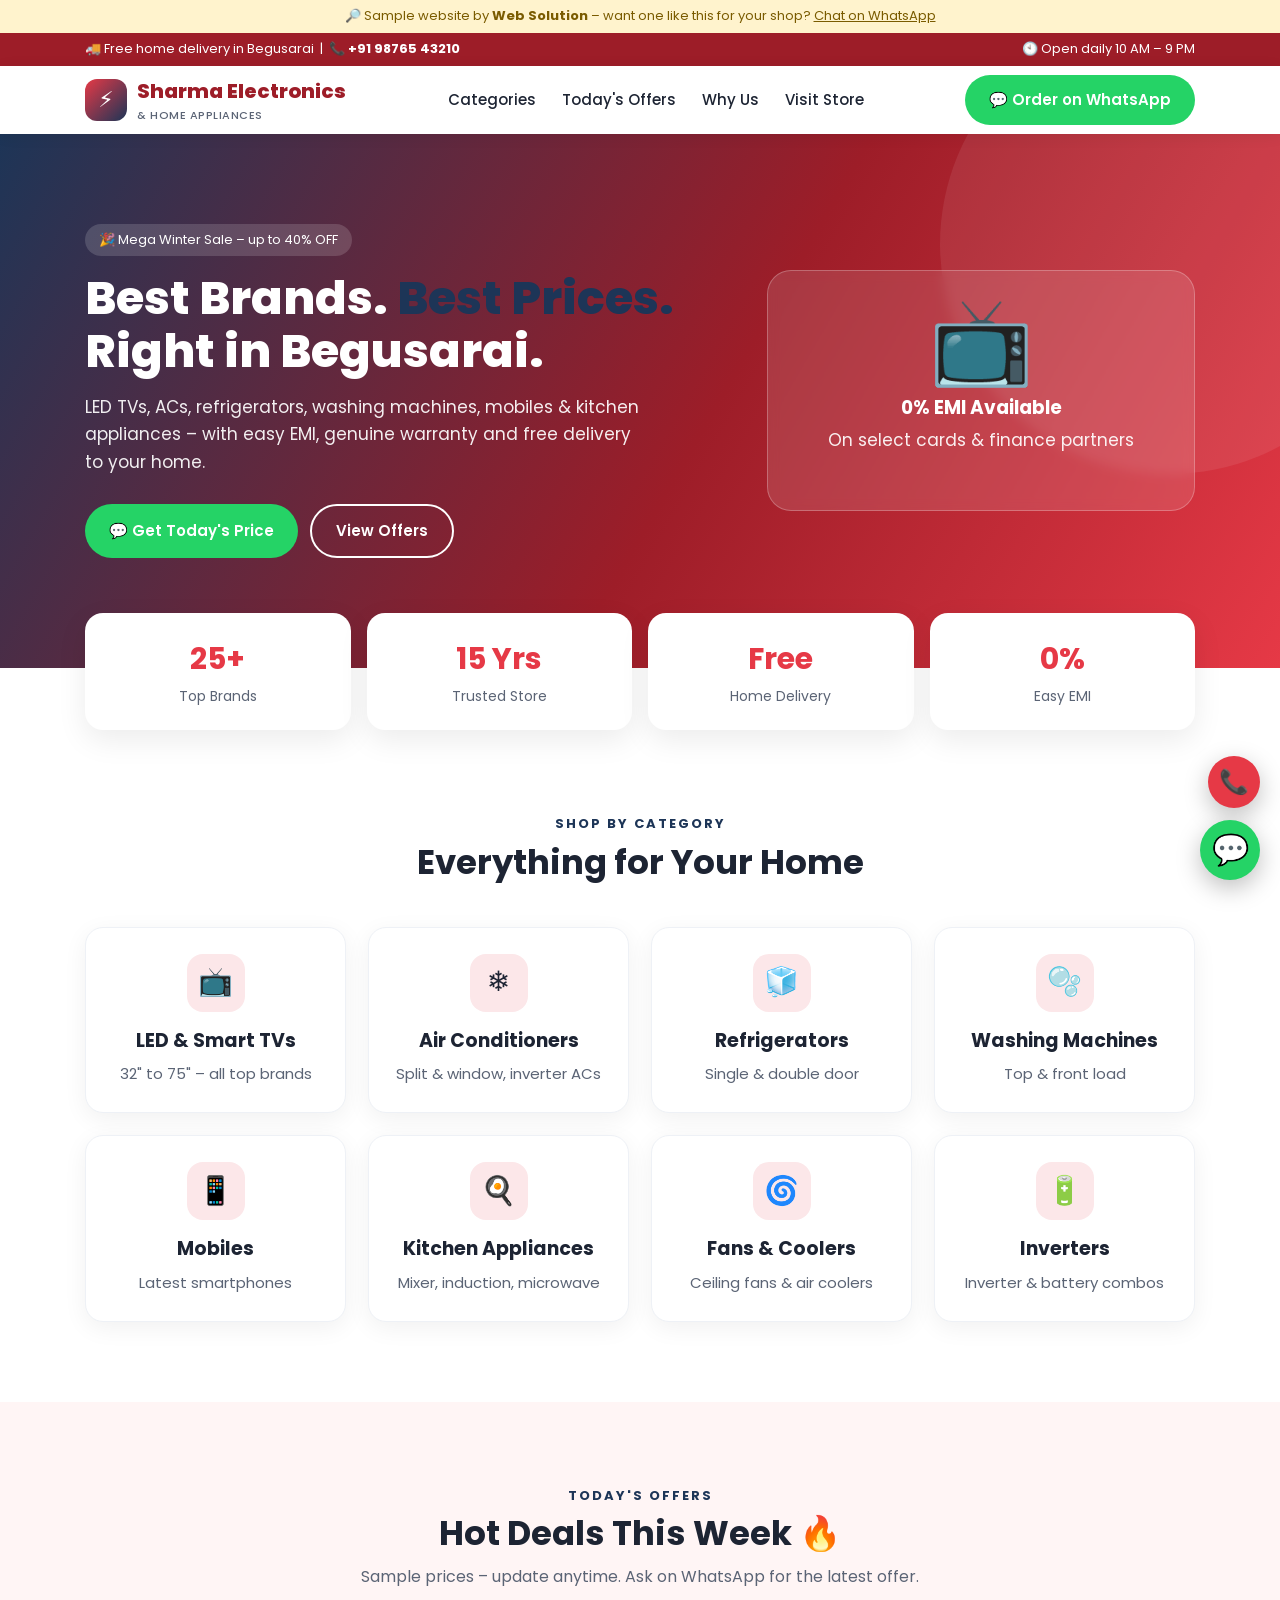
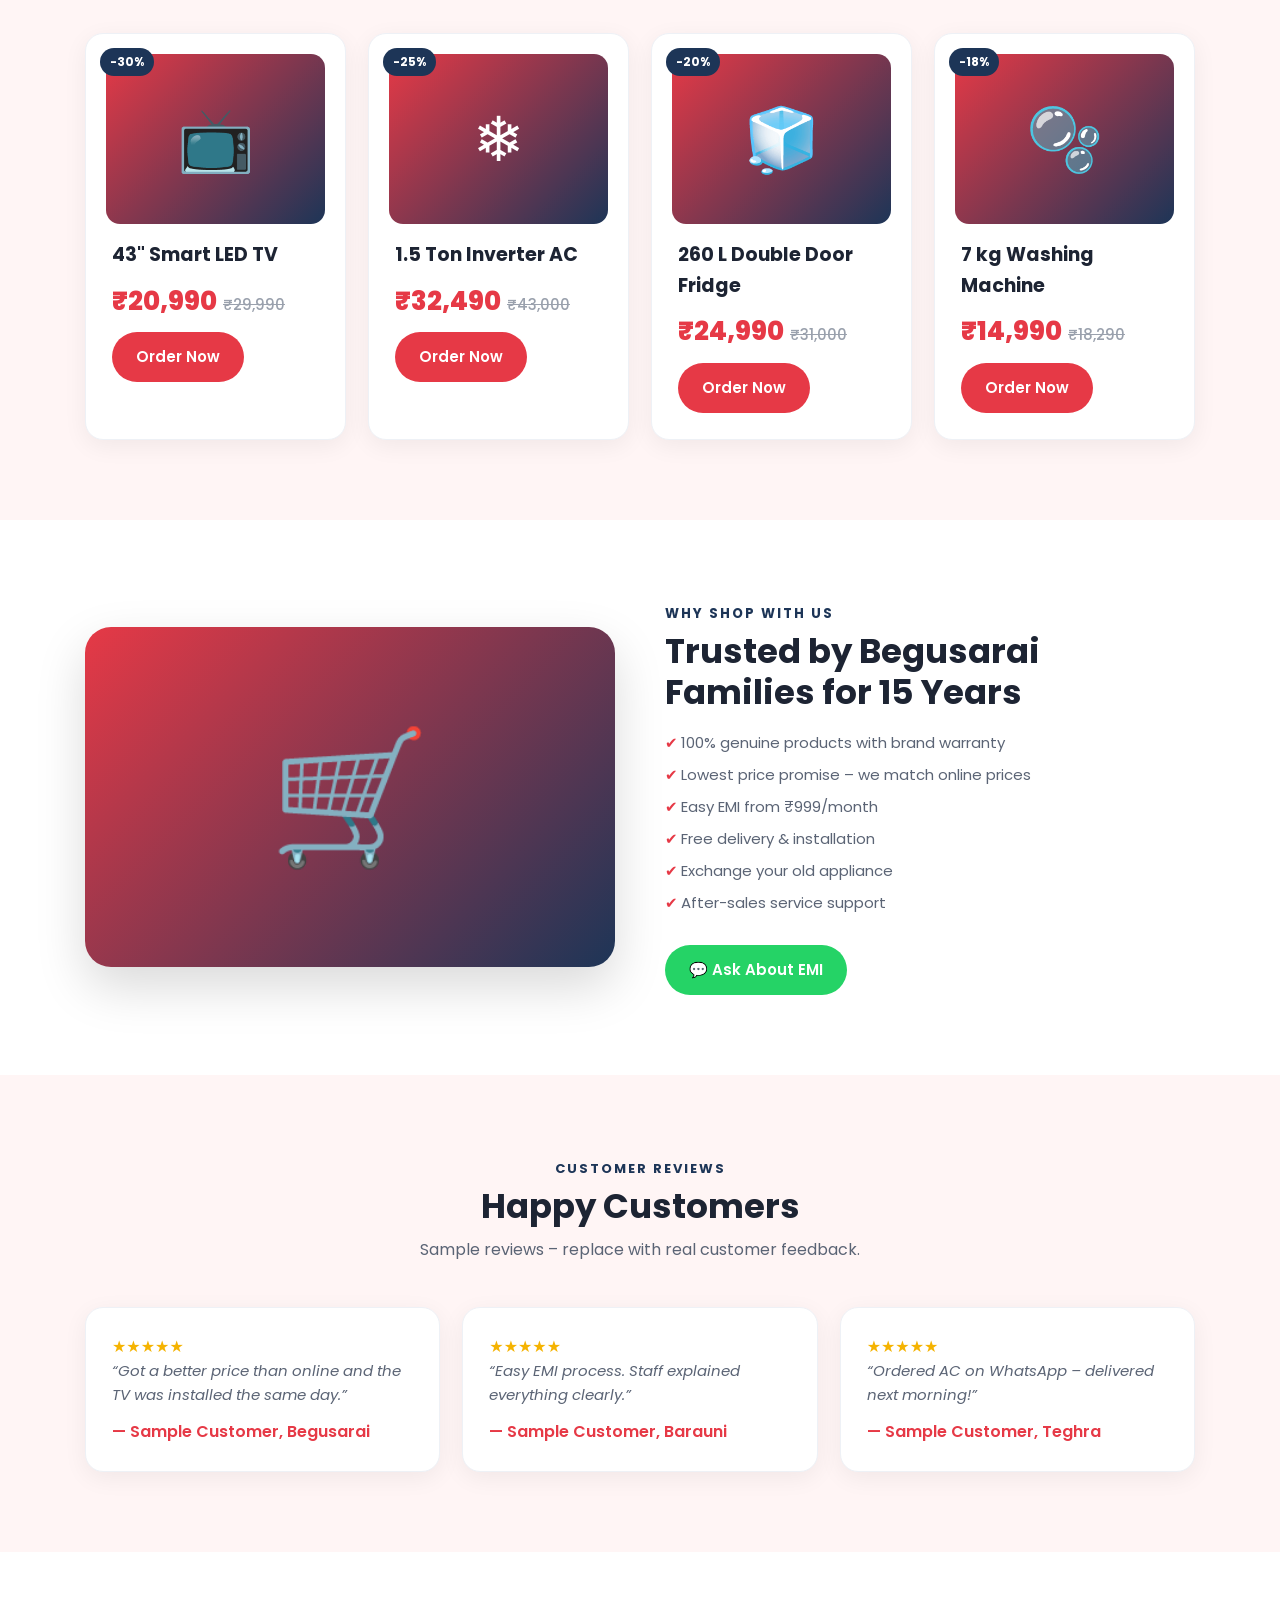
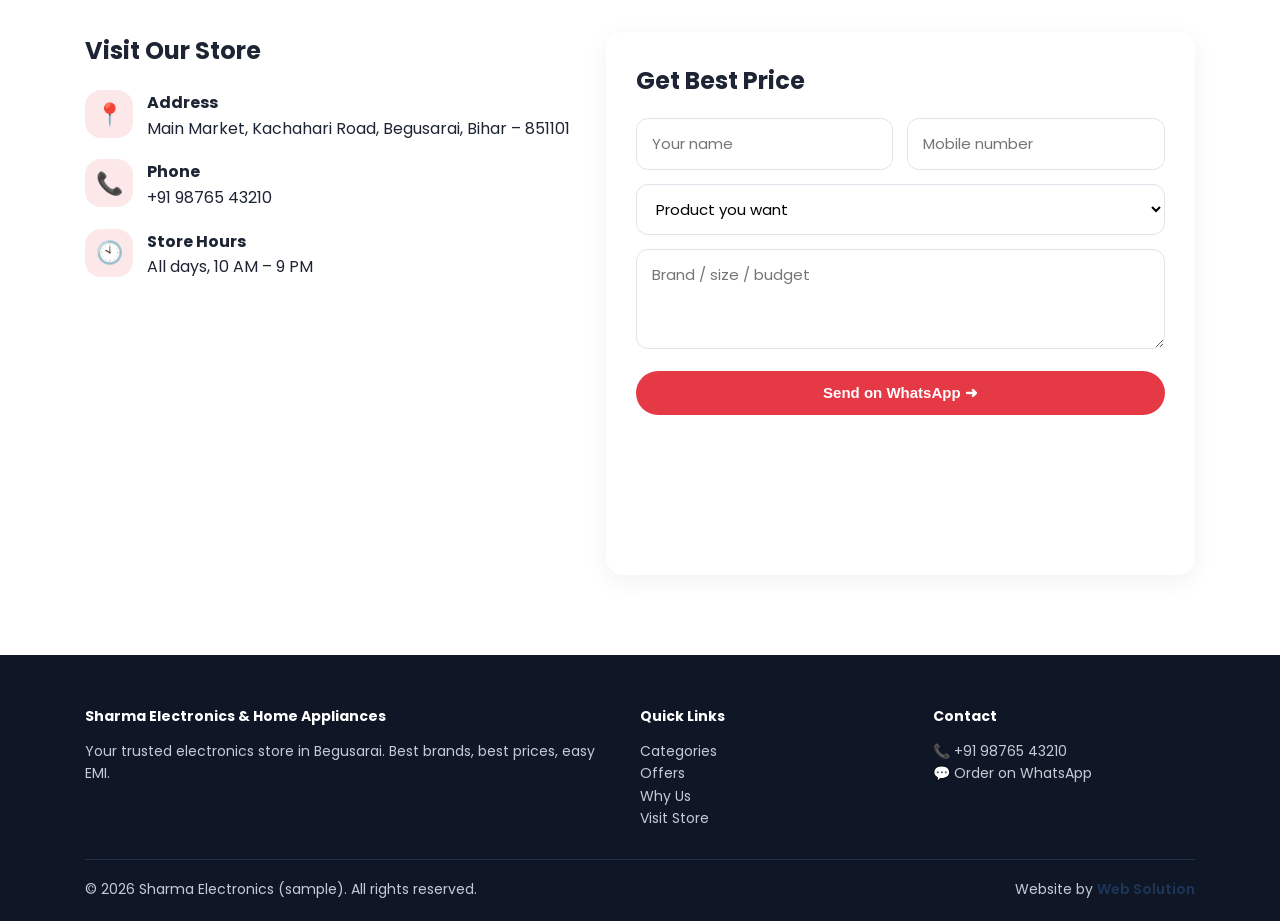
<file: shop/index.html>
<!DOCTYPE html>
<html lang="en">
<head>
<meta charset="UTF-8">
<meta name="viewport" content="width=device-width, initial-scale=1.0">
<title>Sharma Electronics & Home Appliances, Begusarai</title>
<meta name="description" content="TVs, ACs, fridges, washing machines and mobiles at the best prices in Begusarai. Easy EMI, free home delivery. Order on WhatsApp.">
<link href="https://fonts.googleapis.com/css2?family=Poppins:wght@400;500;600;700;800&display=swap" rel="stylesheet">
<link rel="stylesheet" href="../assets/style.css">
<style>:root{--p:#E63946;--p2:#9d1d28;--a:#1D3557;--bg:#fff5f5}.hero{background:linear-gradient(120deg,#1D3557,#9d1d28 55%,#E63946)}.off{position:absolute;top:14px;left:14px;background:#1D3557;color:#fff;font-size:12px;font-weight:700;padding:4px 10px;border-radius:20px}.card{position:relative}.old{text-decoration:line-through;color:#9aa1ad;font-size:15px;font-weight:500;margin-left:6px}</style>
</head>
<body>
<div class="demo-ribbon">🔎 Sample website by <b>Web Solution</b> – want one like this for your shop? <a href="https://wa.me/918148577174?text=Hi%2C%20I%20saw%20the%20shop%20demo%20website" style="text-decoration:underline">Chat on WhatsApp</a></div>
<div class="topbar"><div class="wrap"><span>🚚 Free home delivery in Begusarai &nbsp;|&nbsp; 📞 <b>+91 98765 43210</b></span><span class="hide-m">🕙 Open daily 10 AM – 9 PM</span></div></div>

<nav><div class="wrap">
  <a href="#" class="logo"><div class="mark">⚡</div><div>Sharma Electronics<small>& HOME APPLIANCES</small></div></a>
  <div class="menu"><a href="#categories">Categories</a><a href="#offers">Today's Offers</a><a href="#why">Why Us</a><a href="#contact">Visit Store</a></div>
  <a href="https://wa.me/918148577174?text=Hello%2C%20I%20want%20to%20order" target="_blank" class="btn btn-wa nav-cta">💬 Order on WhatsApp</a>
  <button class="burger" aria-label="Menu">☰</button>
</div></nav>

<header class="hero"><div class="wrap">
  <div>
    <span class="tag">🎉 Mega Winter Sale – up to 40% OFF</span>
    <h1>Best Brands. <span>Best Prices.</span> Right in Begusarai.</h1>
    <p>LED TVs, ACs, refrigerators, washing machines, mobiles & kitchen appliances – with easy EMI, genuine warranty and free delivery to your home.</p>
    <div class="cta">
      <a class="btn btn-wa" href="https://wa.me/918148577174?text=Hello%2C%20please%20share%20today%27s%20offers" target="_blank">💬 Get Today's Price</a>
      <a class="btn btn-o" href="#offers">View Offers</a>
    </div>
  </div>
  <div class="hero-card"><div class="big">📺</div><h3>0% EMI Available</h3><p>On select cards & finance partners</p></div>
</div></header>

<div class="wrap"><div class="stats">
  <div class="stat"><b>25+</b><span>Top Brands</span></div>
  <div class="stat"><b>15 Yrs</b><span>Trusted Store</span></div>
  <div class="stat"><b>Free</b><span>Home Delivery</span></div>
  <div class="stat"><b>0%</b><span>Easy EMI</span></div>
</div></div>

<section id="categories"><div class="wrap">
  <div class="head"><small>Shop by Category</small><h2>Everything for Your Home</h2></div>
  <div class="grid g4">
    <div class="card reveal" style="text-align:center"><div class="ic" style="margin:0 auto 14px">📺</div><h3>LED & Smart TVs</h3><p>32" to 75" – all top brands</p></div>
    <div class="card reveal" style="text-align:center"><div class="ic" style="margin:0 auto 14px">❄️</div><h3>Air Conditioners</h3><p>Split & window, inverter ACs</p></div>
    <div class="card reveal" style="text-align:center"><div class="ic" style="margin:0 auto 14px">🧊</div><h3>Refrigerators</h3><p>Single & double door</p></div>
    <div class="card reveal" style="text-align:center"><div class="ic" style="margin:0 auto 14px">🫧</div><h3>Washing Machines</h3><p>Top & front load</p></div>
    <div class="card reveal" style="text-align:center"><div class="ic" style="margin:0 auto 14px">📱</div><h3>Mobiles</h3><p>Latest smartphones</p></div>
    <div class="card reveal" style="text-align:center"><div class="ic" style="margin:0 auto 14px">🍳</div><h3>Kitchen Appliances</h3><p>Mixer, induction, microwave</p></div>
    <div class="card reveal" style="text-align:center"><div class="ic" style="margin:0 auto 14px">🌀</div><h3>Fans & Coolers</h3><p>Ceiling fans & air coolers</p></div>
    <div class="card reveal" style="text-align:center"><div class="ic" style="margin:0 auto 14px">🔋</div><h3>Inverters</h3><p>Inverter & battery combos</p></div>
  </div>
</div></section>

<section id="offers" class="alt"><div class="wrap">
  <div class="head"><small>Today's Offers</small><h2>Hot Deals This Week 🔥</h2><p>Sample prices – update anytime. Ask on WhatsApp for the latest offer.</p></div>
  <div class="grid g4">
    <div class="card reveal"><span class="off">-30%</span><div class="ph">📺</div><h3>43" Smart LED TV</h3><div class="price">₹20,990<span class="old">₹29,990</span></div><a class="btn btn-p" href="https://wa.me/918148577174?text=I%20want%20the%2043%20inch%20Smart%20TV%20offer" target="_blank">Order Now</a></div>
    <div class="card reveal"><span class="off">-25%</span><div class="ph">❄️</div><h3>1.5 Ton Inverter AC</h3><div class="price">₹32,490<span class="old">₹43,000</span></div><a class="btn btn-p" href="https://wa.me/918148577174?text=I%20want%20the%201.5%20Ton%20AC%20offer" target="_blank">Order Now</a></div>
    <div class="card reveal"><span class="off">-20%</span><div class="ph">🧊</div><h3>260 L Double Door Fridge</h3><div class="price">₹24,990<span class="old">₹31,000</span></div><a class="btn btn-p" href="https://wa.me/918148577174?text=I%20want%20the%20Double%20Door%20Fridge%20offer" target="_blank">Order Now</a></div>
    <div class="card reveal"><span class="off">-18%</span><div class="ph">🫧</div><h3>7 kg Washing Machine</h3><div class="price">₹14,990<span class="old">₹18,290</span></div><a class="btn btn-p" href="https://wa.me/918148577174?text=I%20want%20the%20Washing%20Machine%20offer" target="_blank">Order Now</a></div>
  </div>
</div></section>

<section id="why"><div class="wrap split">
  <div class="art reveal">🛒</div>
  <div class="reveal">
    <small style="color:var(--a);font-weight:700;letter-spacing:2px">WHY SHOP WITH US</small>
    <h2>Trusted by Begusarai Families for 15 Years</h2>
    <ul class="list">
      <li>100% genuine products with brand warranty</li>
      <li>Lowest price promise – we match online prices</li>
      <li>Easy EMI from ₹999/month</li>
      <li>Free delivery & installation</li>
      <li>Exchange your old appliance</li>
      <li>After-sales service support</li>
    </ul>
    <br><a class="btn btn-wa" href="https://wa.me/918148577174?text=Hello%2C%20I%20want%20to%20know%20about%20EMI" target="_blank">💬 Ask About EMI</a>
  </div>
</div></section>

<section class="alt"><div class="wrap">
  <div class="head"><small>Customer Reviews</small><h2>Happy Customers</h2><p>Sample reviews – replace with real customer feedback.</p></div>
  <div class="grid g3">
    <div class="card reveal"><div class="stars">★★★★★</div><p class="quote">“Got a better price than online and the TV was installed the same day.”</p><div class="who">— Sample Customer, Begusarai</div></div>
    <div class="card reveal"><div class="stars">★★★★★</div><p class="quote">“Easy EMI process. Staff explained everything clearly.”</p><div class="who">— Sample Customer, Barauni</div></div>
    <div class="card reveal"><div class="stars">★★★★★</div><p class="quote">“Ordered AC on WhatsApp – delivered next morning!”</p><div class="who">— Sample Customer, Teghra</div></div>
  </div>
</div></section>

<section id="contact"><div class="wrap">
  <div class="contact">
    <div class="info reveal">
      <h2 style="margin-bottom:20px">Visit Our Store</h2>
      <div class="row"><div class="ic">📍</div><div><b>Address</b><br>Main Market, Kachahari Road, Begusarai, Bihar – 851101</div></div>
      <div class="row"><div class="ic">📞</div><div><b>Phone</b><br>+91 98765 43210</div></div>
      <div class="row"><div class="ic">🕙</div><div><b>Store Hours</b><br>All days, 10 AM – 9 PM</div></div>
      <iframe class="map" loading="lazy" src="https://maps.google.com/maps?q=Kachahari%20Road%2C%20Begusarai&z=14&output=embed" title="Map"></iframe>
    </div>
    <form class="reveal" data-wa="918148577174" data-title="🛒 Product enquiry – Sharma Electronics">
      <h2 style="margin-bottom:18px">Get Best Price</h2>
      <div class="two"><input placeholder="Your name" required><input placeholder="Mobile number" type="tel" required></div>
      <select><option value="">Product you want</option><option>LED / Smart TV</option><option>Air Conditioner</option><option>Refrigerator</option><option>Washing Machine</option><option>Mobile</option><option>Other</option></select>
      <textarea rows="3" placeholder="Brand / size / budget"></textarea>
      <button class="btn btn-p" style="width:100%;justify-content:center">Send on WhatsApp ➜</button>
    </form>
  </div>
</div></section>

<footer><div class="wrap">
  <div class="cols">
    <div><h4>Sharma Electronics & Home Appliances</h4><p>Your trusted electronics store in Begusarai. Best brands, best prices, easy EMI.</p></div>
    <div><h4>Quick Links</h4><p><a href="#categories">Categories</a><br><a href="#offers">Offers</a><br><a href="#why">Why Us</a><br><a href="#contact">Visit Store</a></p></div>
    <div><h4>Contact</h4><p>📞 +91 98765 43210<br>💬 Order on WhatsApp</p></div>
  </div>
  <div class="credit"><span>© <span data-year></span> Sharma Electronics (sample). All rights reserved.</span><span>Website by <a href="https://wa.me/918148577174" target="_blank">Web Solution</a></span></div>
</div></footer>

<a class="float-call" href="tel:+919876543210" aria-label="Call">📞</a>
<a class="float-wa" href="https://wa.me/918148577174?text=Hello%2C%20I%20want%20to%20order" target="_blank" aria-label="WhatsApp">💬</a>
<script src="../assets/app.js"></script>
</body>
</html>
</file>
<file: assets/style.css>
:root{--p:#0B5ED7;--p2:#083b8a;--a:#F28C28;--bg:#f6f8fc;--t:#1d2433;--m:#5b6475;--r:18px}
*{margin:0;padding:0;box-sizing:border-box}
html{scroll-behavior:smooth}
body{font-family:'Poppins',system-ui,Arial,sans-serif;color:var(--t);background:#fff;line-height:1.6}
a{color:inherit;text-decoration:none}
img{max-width:100%;display:block}
.wrap{max-width:1150px;margin:auto;padding:0 20px}
/* top bar & nav */
.topbar{background:var(--p2);color:#fff;font-size:13px;padding:6px 0}
.topbar .wrap{display:flex;justify-content:space-between;gap:10px;flex-wrap:wrap}
nav{position:sticky;top:0;z-index:50;background:#fff;box-shadow:0 2px 14px rgba(0,0,0,.07)}
nav .wrap{display:flex;align-items:center;justify-content:space-between;height:68px}
.logo{display:flex;align-items:center;gap:10px;font-weight:800;font-size:20px;color:var(--p2)}
.logo .mark{width:42px;height:42px;border-radius:12px;background:linear-gradient(135deg,var(--p),var(--a));display:grid;place-items:center;color:#fff;font-size:22px}
.logo small{display:block;font-size:11px;font-weight:500;color:var(--m);letter-spacing:.5px}
.menu{display:flex;gap:26px;font-weight:500;font-size:15px}
.menu a:hover{color:var(--p)}
.burger{display:none;font-size:26px;background:none;border:0;cursor:pointer}
/* buttons */
.btn{display:inline-flex;align-items:center;gap:8px;padding:13px 24px;border-radius:50px;font-weight:600;font-size:15px;border:0;cursor:pointer;transition:.2s}
.btn-p{background:var(--p);color:#fff}.btn-p:hover{background:var(--p2)}
.btn-a{background:var(--a);color:#fff}.btn-a:hover{filter:brightness(.92)}
.btn-o{border:2px solid #fff;color:#fff}.btn-o:hover{background:#fff;color:var(--p2)}
.btn-wa{background:#25D366;color:#fff}
/* hero */
.hero{position:relative;color:#fff;padding:90px 0 110px;background:linear-gradient(120deg,var(--p2),var(--p));overflow:hidden}
.hero:after{content:"";position:absolute;right:-120px;top:-120px;width:460px;height:460px;border-radius:50%;background:rgba(255,255,255,.08)}
.hero .wrap{position:relative;z-index:1;display:grid;grid-template-columns:1.2fr .8fr;gap:40px;align-items:center}
.tag{display:inline-block;background:rgba(255,255,255,.15);padding:6px 14px;border-radius:30px;font-size:13px;margin-bottom:16px}
.hero h1{font-size:46px;line-height:1.15;font-weight:800;margin-bottom:16px}
.hero h1 span{color:var(--a)}
.hero p{font-size:17px;opacity:.92;margin-bottom:28px;max-width:560px}
.hero .cta{display:flex;gap:12px;flex-wrap:wrap}
.hero-card{background:rgba(255,255,255,.12);backdrop-filter:blur(6px);border:1px solid rgba(255,255,255,.25);border-radius:24px;padding:28px;text-align:center}
.hero-card .big{font-size:84px;line-height:1}
.hero-card h3{margin:10px 0 4px}
.stats{display:grid;grid-template-columns:repeat(4,1fr);gap:16px;margin-top:-55px;position:relative;z-index:2}
.stat{background:#fff;border-radius:var(--r);padding:22px;text-align:center;box-shadow:0 10px 30px rgba(0,0,0,.08)}
.stat b{display:block;font-size:30px;color:var(--p)}
.stat span{font-size:14px;color:var(--m)}
/* sections */
section{padding:80px 0}
.alt{background:var(--bg)}
.head{text-align:center;max-width:640px;margin:0 auto 44px}
.head small{color:var(--a);font-weight:700;letter-spacing:2px;text-transform:uppercase;font-size:13px}
.head h2{font-size:34px;line-height:1.2;margin:6px 0 10px}
.head p{color:var(--m)}
.grid{display:grid;gap:22px}
.g3{grid-template-columns:repeat(3,1fr)}.g4{grid-template-columns:repeat(4,1fr)}.g2{grid-template-columns:repeat(2,1fr)}
.card{background:#fff;border-radius:var(--r);padding:26px;box-shadow:0 6px 24px rgba(0,0,0,.06);transition:.25s;border:1px solid #eef1f6}
.card:hover{transform:translateY(-5px);box-shadow:0 14px 34px rgba(0,0,0,.1)}
.ic{width:58px;height:58px;border-radius:16px;display:grid;place-items:center;font-size:28px;background:color-mix(in srgb,var(--p) 12%,#fff);margin-bottom:14px}
.card h3{font-size:19px;margin-bottom:6px}
.card p{color:var(--m);font-size:15px}
.price{font-size:26px;font-weight:800;color:var(--p);margin:10px 0}
.price small{font-size:14px;color:var(--m);font-weight:500}
.ph{height:170px;border-radius:14px;margin:-6px -6px 16px;display:grid;place-items:center;font-size:62px;color:#fff;background:linear-gradient(135deg,var(--p),var(--a))}
.list{list-style:none;margin:10px 0 0}.list li{padding:4px 0;color:var(--m);font-size:15px}.list li:before{content:"✔ ";color:var(--p);font-weight:700}
.badge{display:inline-block;background:var(--a);color:#fff;font-size:12px;font-weight:600;padding:3px 10px;border-radius:20px;margin-bottom:8px}
/* about split */
.split{display:grid;grid-template-columns:1fr 1fr;gap:50px;align-items:center}
.art{border-radius:26px;min-height:340px;background:linear-gradient(135deg,var(--p),var(--a));display:grid;place-items:center;font-size:130px;color:#fff;box-shadow:0 20px 50px rgba(0,0,0,.15)}
.split h2{font-size:34px;line-height:1.2;margin:6px 0 14px}
.split p{color:var(--m);margin-bottom:14px}
/* table */
table{width:100%;border-collapse:collapse;background:#fff;border-radius:var(--r);overflow:hidden;box-shadow:0 6px 24px rgba(0,0,0,.06)}
th,td{padding:14px 18px;text-align:left;border-bottom:1px solid #eef1f6;font-size:15px}
th{background:var(--p);color:#fff}
/* testimonials */
.quote{font-style:italic;color:var(--t)}.who{margin-top:12px;font-weight:600;color:var(--p)}.stars{color:#f5b301}
/* cta band */
.band{background:linear-gradient(120deg,var(--p),var(--p2));color:#fff;border-radius:26px;padding:46px;display:flex;justify-content:space-between;align-items:center;gap:20px;flex-wrap:wrap}
.band h2{font-size:30px}
/* form */
.contact{display:grid;grid-template-columns:1fr 1.2fr;gap:30px}
.info .row{display:flex;gap:14px;align-items:flex-start;margin-bottom:18px}
.info .row .ic{margin:0;flex:none;width:48px;height:48px;font-size:22px}
form{background:#fff;padding:30px;border-radius:var(--r);box-shadow:0 6px 24px rgba(0,0,0,.06)}
form .two{display:grid;grid-template-columns:1fr 1fr;gap:14px}
input,select,textarea{width:100%;padding:13px 15px;border:1.5px solid #dfe4ec;border-radius:12px;font:inherit;font-size:15px;margin-bottom:14px;background:#fff}
input:focus,select:focus,textarea:focus{outline:0;border-color:var(--p)}
.map{border:0;width:100%;height:260px;border-radius:var(--r);margin-top:10px}
/* notice */
.notice{background:#fff;border-left:5px solid var(--a);padding:16px 20px;border-radius:12px;margin-bottom:12px;box-shadow:0 4px 16px rgba(0,0,0,.05)}
.notice b{color:var(--p)}
/* footer */
footer{background:#0f1726;color:#c5cbd6;padding:50px 0 20px;font-size:14px}
footer .cols{display:grid;grid-template-columns:2fr 1fr 1fr;gap:30px;margin-bottom:30px}
footer h4{color:#fff;margin-bottom:12px}
footer a:hover{color:#fff}
.credit{border-top:1px solid #243049;padding-top:18px;display:flex;justify-content:space-between;flex-wrap:wrap;gap:10px}
.credit a{color:var(--a);font-weight:600}
/* floating */
.float-wa{position:fixed;right:20px;bottom:20px;width:60px;height:60px;border-radius:50%;background:#25D366;color:#fff;display:grid;place-items:center;font-size:30px;box-shadow:0 8px 24px rgba(0,0,0,.25);z-index:99;animation:pulse 2s infinite}
.float-call{position:fixed;right:20px;bottom:92px;width:52px;height:52px;border-radius:50%;background:var(--p);color:#fff;display:grid;place-items:center;font-size:24px;box-shadow:0 8px 24px rgba(0,0,0,.25);z-index:99}
@keyframes pulse{0%{box-shadow:0 0 0 0 rgba(37,211,102,.6)}70%{box-shadow:0 0 0 16px rgba(37,211,102,0)}100%{box-shadow:0 0 0 0 rgba(37,211,102,0)}}
.demo-ribbon{background:#fff3cd;color:#7a5b00;text-align:center;font-size:13px;padding:6px 10px}
.reveal{opacity:0;transform:translateY(25px);transition:.7s}.reveal.show{opacity:1;transform:none}
/* responsive */
@media(max-width:900px){
 .hero .wrap,.split,.contact{grid-template-columns:1fr}
 .hero h1{font-size:34px}.hero-card{display:none}
 .g3,.g4{grid-template-columns:1fr 1fr}.stats{grid-template-columns:1fr 1fr}
 footer .cols{grid-template-columns:1fr}
 .menu{display:none;position:absolute;top:68px;left:0;right:0;background:#fff;flex-direction:column;padding:18px 20px;gap:14px;box-shadow:0 10px 20px rgba(0,0,0,.08)}
 .menu.open{display:flex}.burger{display:block}
 .nav-cta{display:none}
}
@media(max-width:560px){.g2,.g3,.g4{grid-template-columns:1fr}.head h2,.split h2{font-size:27px}form .two{grid-template-columns:1fr}.band{padding:30px}.topbar .hide-m{display:none}}
</file>
